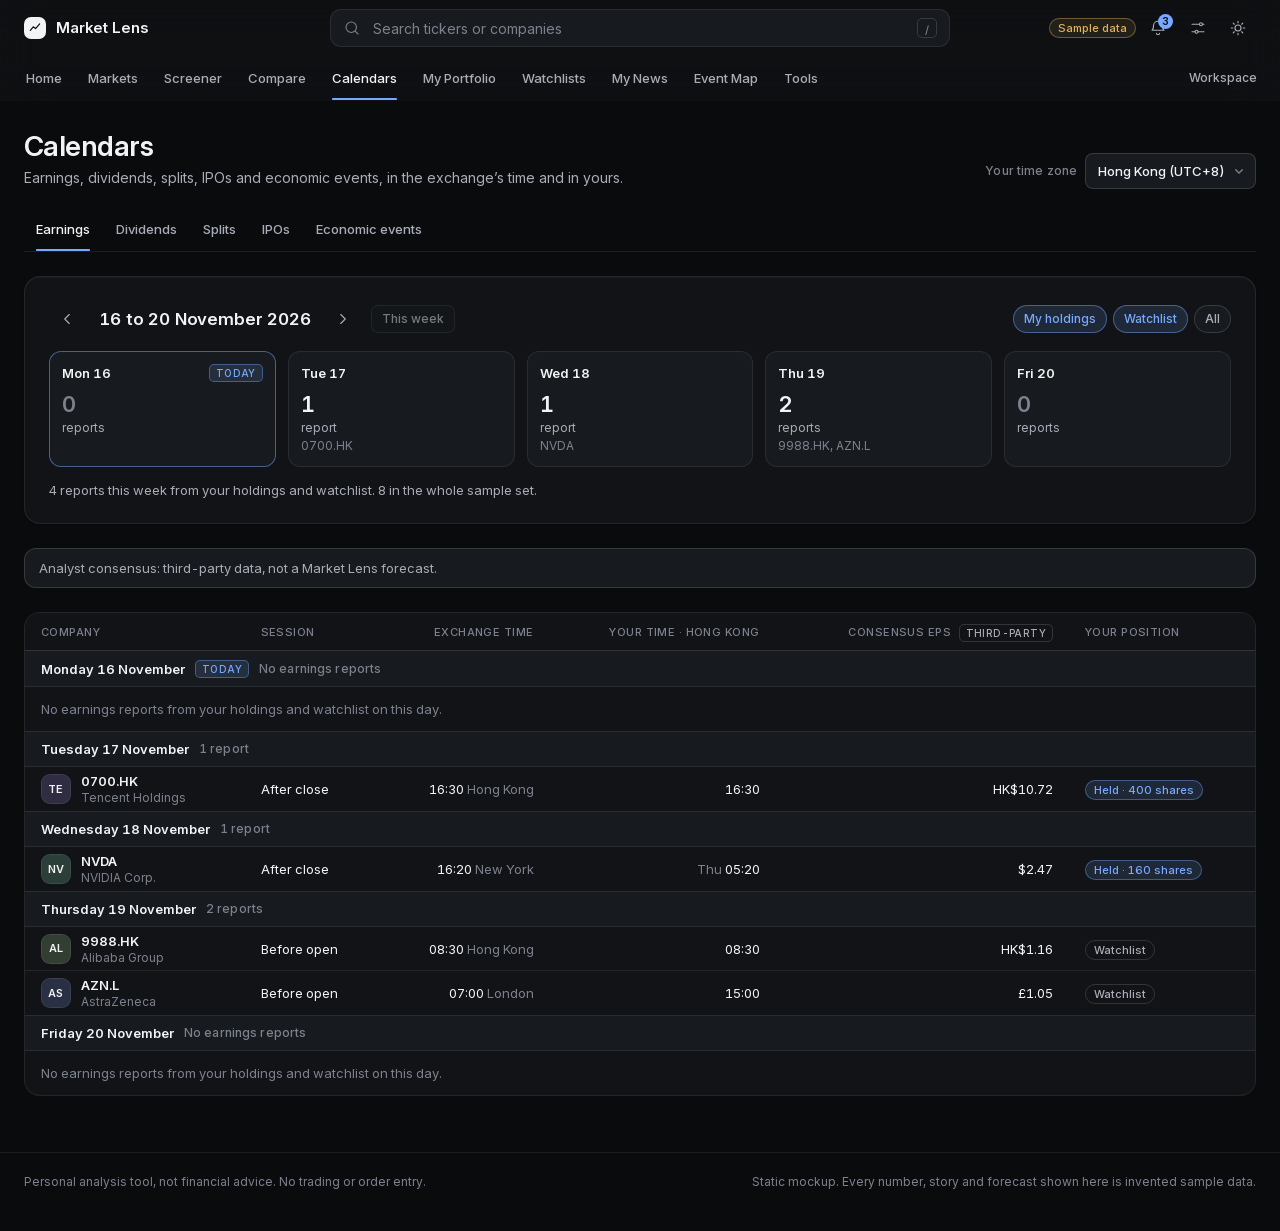
<file: calendars.html>
<!doctype html>
<html lang="en" data-theme="dark">
<head>
<meta charset="utf-8">
<meta name="viewport" content="width=device-width, initial-scale=1">
<title>Calendars · Market Lens (mockup)</title>
<meta name="color-scheme" content="dark light">
<link rel="icon" href="data:image/svg+xml,%3Csvg xmlns='http://www.w3.org/2000/svg' viewBox='0 0 24 24'%3E%3Crect width='24' height='24' rx='7' fill='%23111316'/%3E%3Cpath d='M5 16l5-6 4 3 5-6' fill='none' stroke='%23F2F3F5' stroke-width='2' stroke-linecap='round' stroke-linejoin='round'/%3E%3C/svg%3E">
<link rel="preload" href="fonts/InterVariable.woff2" as="font" type="font/woff2" crossorigin>
<link rel="stylesheet" href="tokens.css">
<link rel="stylesheet" href="app.css">
<link rel="stylesheet" href="calendars.css">
<script>try{var d=document.documentElement,t=localStorage.getItem('ml-theme');if(t)d.dataset.theme=t;var n=localStorage.getItem('ml-density');if(n)d.dataset.density=n;var a=localStorage.getItem('ml-accent');if(a)d.dataset.accent=a;}catch(e){}</script>
</head>
<body>

<main class="page" id="main">

  <div class="page-h">
    <div>
      <h1>Calendars</h1>
      <p class="sub">Earnings, dividends, splits, IPOs and economic events, in the exchange’s time and in yours.</p>
    </div>
    <div class="toolbar">
      <label class="cal-tz" for="cal-tz"><span class="label">Your time zone</span>
        <select class="select" id="cal-tz">
          <option value="HK">Hong Kong (UTC+8)</option>
          <option value="LON">London (UTC+0)</option>
          <option value="NY">New York (UTC−5)</option>
        </select>
      </label>
    </div>
  </div>

  <div class="tabs tabs-line" id="cal-tabs" role="tablist" aria-label="Calendar type">
    <button class="tab is-active" role="tab" data-v="earnings" aria-selected="true">Earnings</button>
    <button class="tab" role="tab" data-v="dividends" aria-selected="false">Dividends</button>
    <button class="tab" role="tab" data-v="splits" aria-selected="false">Splits</button>
    <button class="tab" role="tab" data-v="ipos" aria-selected="false">IPOs</button>
    <button class="tab" role="tab" data-v="economic" aria-selected="false">Economic events</button>
    <span class="tab-ind"></span>
  </div>

  <div class="cal-body" id="cal-panel" role="tabpanel" aria-label="Earnings">

    <section class="card" aria-label="Week">
      <div class="cal-bar">
        <div class="cal-nav">
          <button class="iconbtn" type="button" id="cal-prev" aria-label="Previous week"></button>
          <h2 class="cal-wk" id="cal-wk" aria-live="polite"></h2>
          <button class="iconbtn" type="button" id="cal-next" aria-label="Next week"></button>
          <button class="btn btn-sm" type="button" id="cal-now">This week</button>
        </div>
        <div class="chips" id="cal-flt" role="group" aria-label="Show events for">
          <button class="chip" type="button" data-f="h" aria-pressed="true">My holdings</button>
          <button class="chip" type="button" data-f="w" aria-pressed="true">Watchlist</button>
          <button class="chip" type="button" data-f="all" aria-pressed="false">All</button>
        </div>
      </div>
      <div class="cal-week" id="cal-week" role="group" aria-label="Days of the week. Select a day to show only that day."></div>
      <p class="cal-sum" id="cal-sum" role="status"></p>
    </section>

    <div class="band" id="cal-band" hidden></div>

    <div class="cal-agenda" id="cal-agenda"></div>
  </div>
</main>

<script src="mock.js"></script>
<script src="calendars.js"></script>
</body>
</html>
</file>
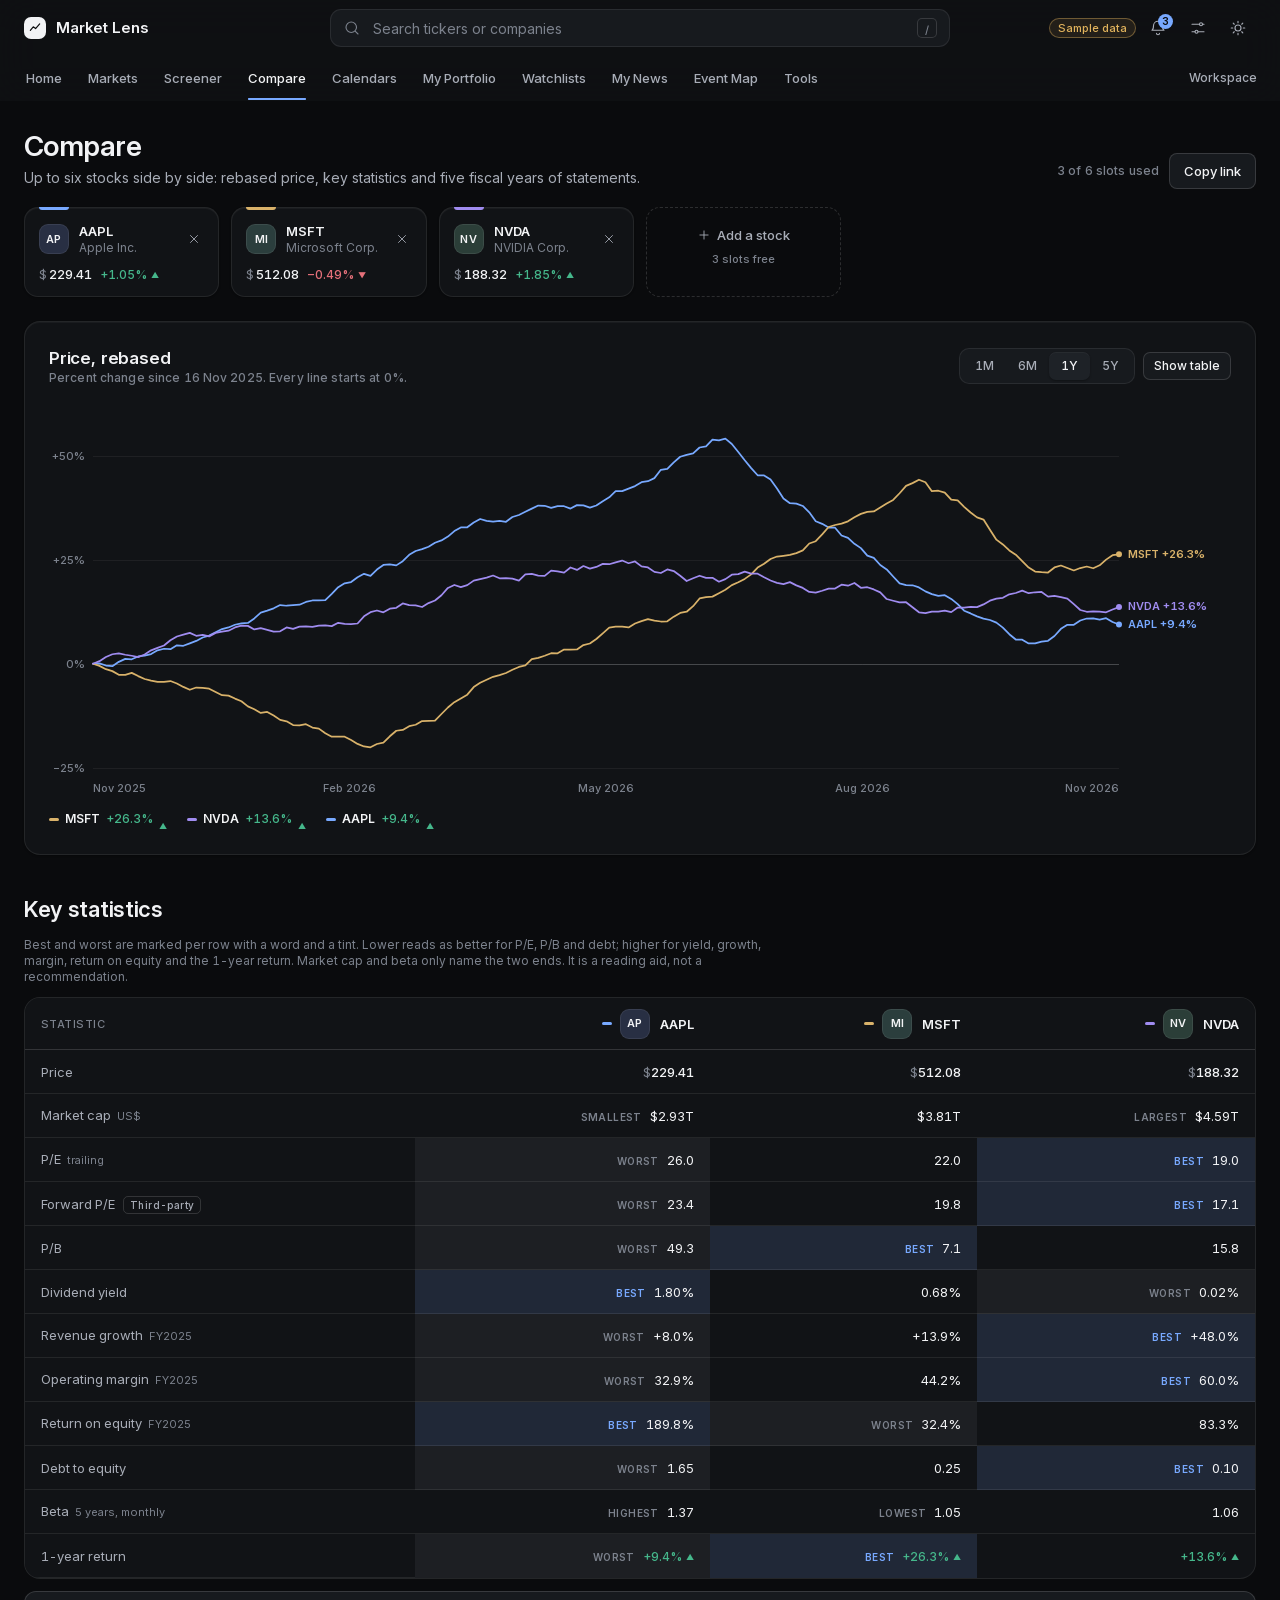
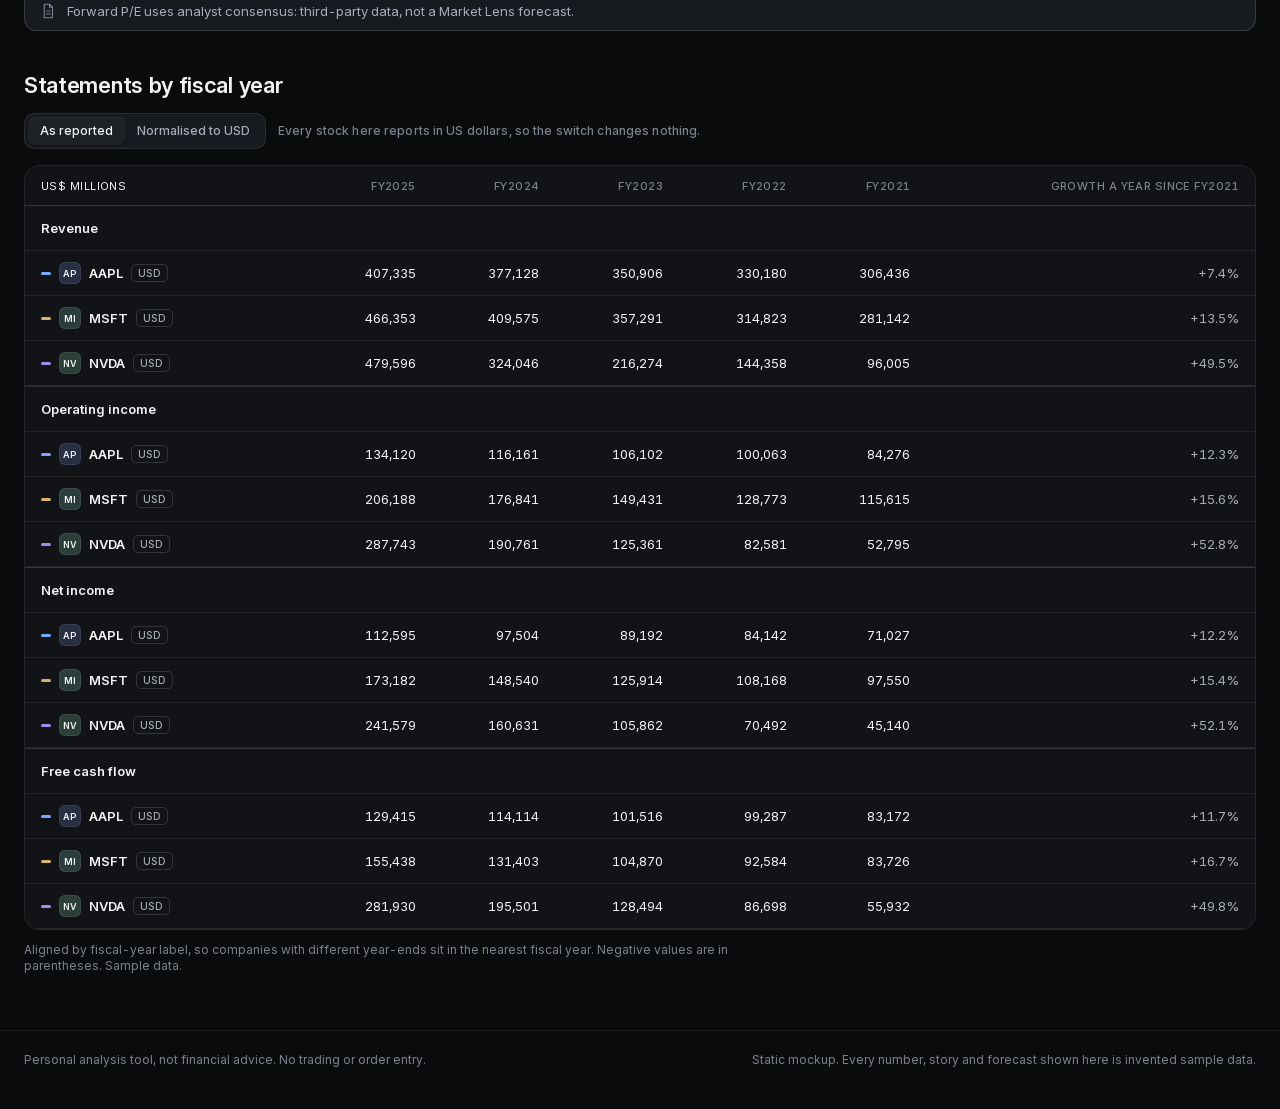
<file: compare.html>
<!doctype html>
<html lang="en" data-theme="dark">
<head>
<meta charset="utf-8">
<meta name="viewport" content="width=device-width, initial-scale=1">
<title>Compare · Market Lens (mockup)</title>
<meta name="color-scheme" content="dark light">
<link rel="icon" href="data:image/svg+xml,%3Csvg xmlns='http://www.w3.org/2000/svg' viewBox='0 0 24 24'%3E%3Crect width='24' height='24' rx='7' fill='%23111316'/%3E%3Cpath d='M5 16l5-6 4 3 5-6' fill='none' stroke='%23F2F3F5' stroke-width='2' stroke-linecap='round' stroke-linejoin='round'/%3E%3C/svg%3E">
<link rel="preload" href="fonts/InterVariable.woff2" as="font" type="font/woff2" crossorigin>
<link rel="stylesheet" href="tokens.css">
<link rel="stylesheet" href="app.css">
<link rel="stylesheet" href="compare.css">
<script>try{var d=document.documentElement,t=localStorage.getItem('ml-theme');if(t)d.dataset.theme=t;var n=localStorage.getItem('ml-density');if(n)d.dataset.density=n;var a=localStorage.getItem('ml-accent');if(a)d.dataset.accent=a;}catch(e){}</script>
</head>
<body>

<main class="page" id="main">

  <div class="page-h">
    <div>
      <h1>Compare</h1>
      <p class="sub">Up to six stocks side by side: rebased price, key statistics and five fiscal years of statements.</p>
    </div>
    <div class="toolbar">
      <span class="label" id="cmp-count" role="status" aria-live="polite"></span>
      <button class="btn" id="cmp-copy" type="button">Copy link</button>
    </div>
  </div>

  <section class="cmp-top" aria-label="Stocks being compared">
    <div class="cmp-slots" id="cmp-slots"></div>
    <div class="pop cmp-pop" id="cmp-pop" role="dialog" aria-label="Add a stock to compare" data-keys>
      <input class="field cmp-q" id="cmp-q" type="search" placeholder="Ticker or company" aria-label="Ticker or company" aria-controls="cmp-list" autocomplete="off" spellcheck="false">
      <div class="cmp-list" id="cmp-list" role="listbox" aria-label="Stocks that match"></div>
    </div>
  </section>

  <div id="cmp-body">

    <section class="card reveal" aria-labelledby="h-chart">
      <header class="card-h">
        <div>
          <h2 id="h-chart">Price, rebased</h2>
          <p class="label" id="cmp-chart-sub"></p>
        </div>
        <div class="card-a">
          <div class="seg" id="cmp-range" role="group" aria-label="Chart range">
            <button type="button" data-v="1M" aria-pressed="false">1M</button>
            <button type="button" data-v="6M" aria-pressed="false">6M</button>
            <button type="button" data-v="1Y" aria-pressed="true">1Y</button>
            <button type="button" data-v="5Y" aria-pressed="false">5Y</button>
          </div>
          <button class="btn btn-sm" id="cmp-alt-b" type="button" aria-pressed="false" aria-controls="cmp-alt">Show table</button>
        </div>
      </header>
      <div class="plot cmp-plot" id="cmp-plot">
        <canvas id="cmp-cv" role="img" aria-label="Rebased price chart"></canvas>
        <div class="cmp-tip glass" id="cmp-tip" aria-hidden="true"></div>
      </div>
      <div class="lg cmp-lg" id="cmp-lg"></div>
      <div class="cmp-alt" id="cmp-alt" hidden>
        <div class="dt-wrap"><table class="dt" id="cmp-alt-t"><thead></thead><tbody></tbody></table></div>
      </div>
    </section>

    <h2 class="sec-t" id="h-stats">Key statistics</h2>
    <p class="cmp-note" id="cmp-stats-note"></p>
    <div class="dt-wrap" id="cmp-stats-wrap" tabindex="0" role="region" aria-labelledby="h-stats">
      <table class="dt cmp-st" id="cmp-stats"><thead></thead><tbody></tbody></table>
    </div>
    <div class="band cmp-band"><span id="cmp-band-ic"></span><span>Forward P/E uses analyst consensus: third-party data, not a Market Lens forecast.</span></div>

    <h2 class="sec-t" id="h-fin">Statements by fiscal year</h2>
    <div class="fin-bar">
      <div class="seg" id="cmp-ccy" role="group" aria-label="Currency of the statement rows">
        <button type="button" data-v="rep" aria-pressed="true">As reported</button>
        <button type="button" data-v="usd" aria-pressed="false">Normalised to USD</button>
      </div>
      <span class="label" id="cmp-ccy-note"></span>
    </div>
    <div class="fin-wrap cmp-fin-wrap" id="cmp-fin-wrap" tabindex="0" role="region" aria-labelledby="h-fin">
      <table class="fin cmp-fin" id="cmp-fin"><thead></thead><tbody></tbody></table>
    </div>
    <p class="cmp-note" id="cmp-fin-note"></p>

  </div>

  <section class="card" id="cmp-empty" hidden>
    <div class="empty">
      <svg viewBox="0 0 132 84" fill="none" stroke="currentColor" stroke-width="1.5" stroke-linecap="round" stroke-linejoin="round" aria-hidden="true">
        <rect x="6" y="10" width="54" height="64" rx="12"/><rect x="72" y="10" width="54" height="64" rx="12" stroke-dasharray="3 5"/><path d="M18 54l10-12 8 6 12-16"/><path d="M99 34v16M91 42h16"/>
      </svg>
      <h2 class="t2">Nothing to compare yet</h2>
      <p>Add a stock to start. With two or more, the chart rebases them to the same starting point and the tables line them up.</p>
      <div class="cmp-empty-a">
        <button class="btn btn-primary" id="cmp-empty-add" type="button">Add a stock</button>
        <button class="btn" id="cmp-empty-def" type="button">Use AAPL, MSFT and NVDA</button>
      </div>
    </div>
  </section>

</main>

<script src="mock.js"></script>
<script src="compare.js"></script>
</body>
</html>
</file>
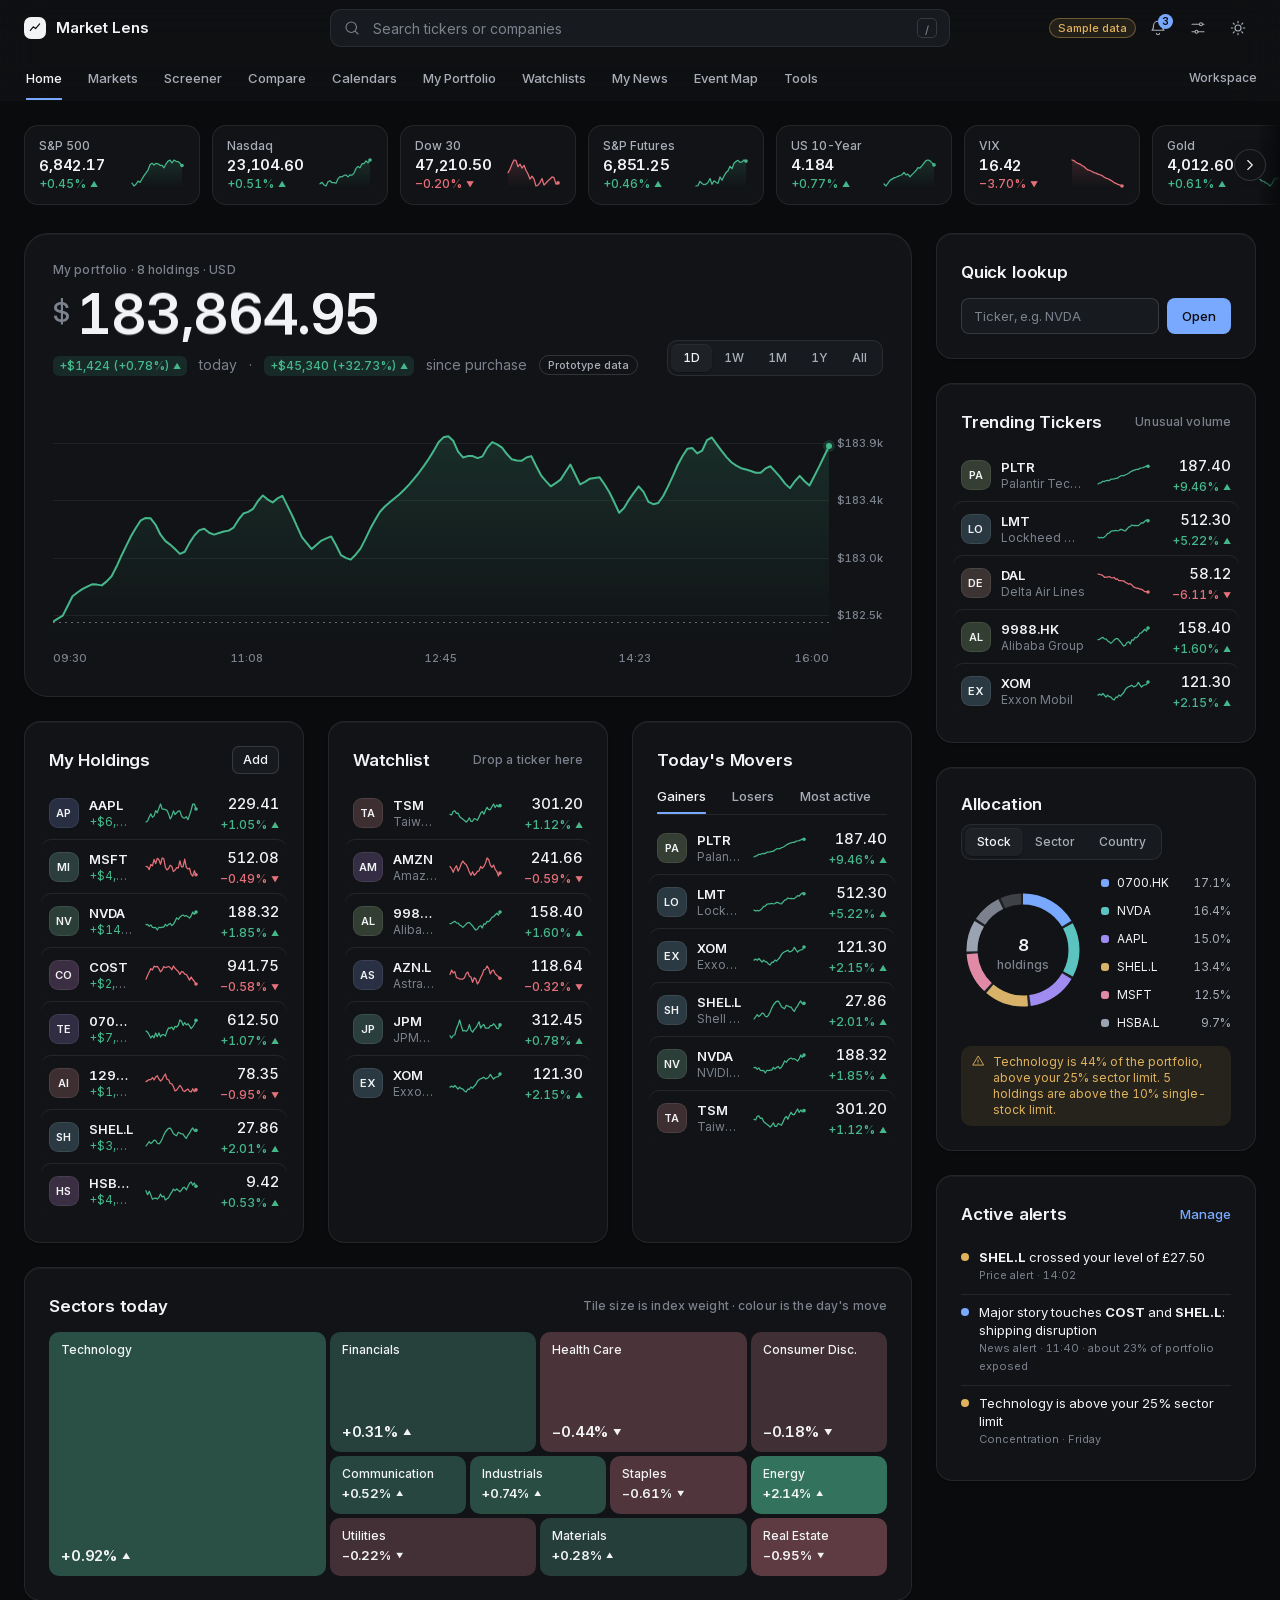
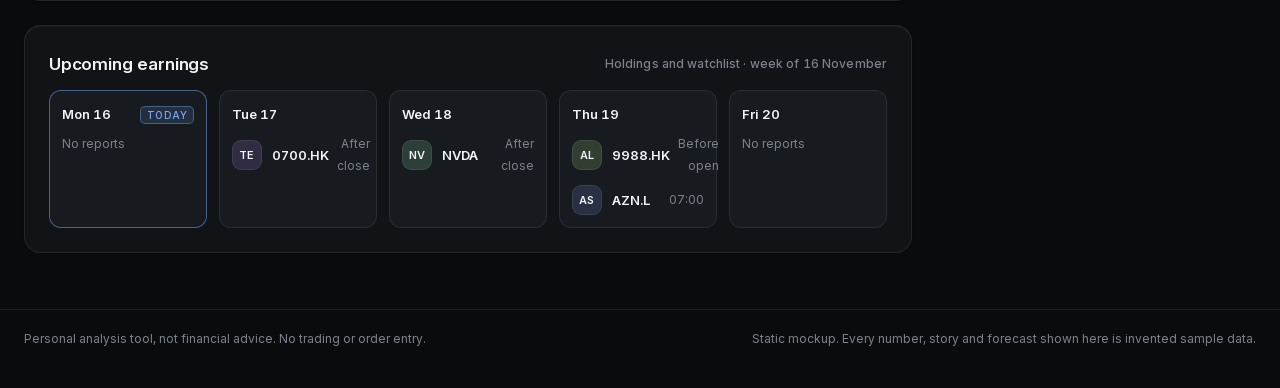
<file: home.html>
<!doctype html>
<html lang="en" data-theme="dark">
<head>
<meta charset="utf-8">
<meta name="viewport" content="width=device-width, initial-scale=1">
<title>Home · Market Lens (mockup)</title>
<meta name="color-scheme" content="dark light">
<link rel="icon" href="data:image/svg+xml,%3Csvg xmlns='http://www.w3.org/2000/svg' viewBox='0 0 24 24'%3E%3Crect width='24' height='24' rx='7' fill='%23111316'/%3E%3Cpath d='M5 16l5-6 4 3 5-6' fill='none' stroke='%23F2F3F5' stroke-width='2' stroke-linecap='round' stroke-linejoin='round'/%3E%3C/svg%3E">
<link rel="preload" href="fonts/InterVariable.woff2" as="font" type="font/woff2" crossorigin>
<link rel="stylesheet" href="tokens.css">
<link rel="stylesheet" href="app.css">
<script>try{var d=document.documentElement,t=localStorage.getItem('ml-theme');if(t)d.dataset.theme=t;var n=localStorage.getItem('ml-density');if(n)d.dataset.density=n;var a=localStorage.getItem('ml-accent');if(a)d.dataset.accent=a;}catch(e){}</script>
</head>
<body>

<main class="page" id="main">

  <section class="strip-wrap" aria-label="Markets">
    <button class="strip-arrow l glass" id="strip-l" aria-label="Scroll markets left"></button>
    <div class="strip" id="strip" role="list"></div>
    <button class="strip-arrow r glass" id="strip-r" aria-label="Scroll markets right"></button>
  </section>

  <div class="layout">
    <div class="main">

      <section class="card hero reveal" id="hero" aria-labelledby="hero-h">
        <div id="hero-full">
          <div class="hero-top">
            <div>
              <h1 class="label" id="hero-h">My portfolio · 8 holdings · USD</h1>
              <div class="hero-total"><span class="ccy">$</span><span id="total"></span></div>
              <div class="hero-sub">
                <span id="day-chg"></span><span class="dim">today</span>
                <span class="dim">·</span>
                <span id="tot-gain"></span><span class="dim">since purchase</span>
                <span class="badge" title="Prices come from an unofficial source until a licensed feed replaces it">Prototype data</span>
              </div>
            </div>
            <div class="seg" id="hero-range" role="group" aria-label="Chart range">
              <button type="button" data-v="1D" aria-pressed="true">1D</button>
              <button type="button" data-v="1W" aria-pressed="false">1W</button>
              <button type="button" data-v="1M" aria-pressed="false">1M</button>
              <button type="button" data-v="1Y" aria-pressed="false">1Y</button>
              <button type="button" data-v="All" aria-pressed="false">All</button>
            </div>
          </div>
          <div class="hero-chart" id="hero-chart"></div>
        </div>
        <div class="empty" id="hero-empty" hidden>
          <svg viewBox="0 0 132 84" fill="none" stroke="currentColor" stroke-width="1.5" stroke-linecap="round" stroke-linejoin="round" aria-hidden="true">
            <rect x="6" y="10" width="120" height="64" rx="12"/><path d="M22 56l20-18 14 10 18-22 16 12 20-14" stroke-dasharray="3 5"/><circle cx="66" cy="42" r="13" fill="var(--surface-1)"/><path d="M66 36v12M60 42h12"/>
          </svg>
          <h2 class="t2">Add your first stock</h2>
          <p>Search for a company or ticker, enter how many shares you bought and what you paid, and your portfolio starts here. You can also import a CSV from your broker.</p>
          <div style="display:flex;gap:8px;flex-wrap:wrap;justify-content:center">
            <button class="btn btn-primary" data-stub="Add a holding">Add a holding</button>
            <button class="btn" data-stub="Import">Import from a broker</button>
          </div>
        </div>
      </section>

      <div class="cols3">
        <section class="card reveal" aria-labelledby="h-hold">
          <header class="card-h"><h2 id="h-hold">My Holdings</h2><div class="card-a"><button class="btn btn-sm" id="add-holding">Add</button></div></header>
          <ul class="rows" id="holdings"></ul>
        </section>

        <section class="card reveal" aria-labelledby="h-watch" data-drop="watchlist">
          <header class="card-h"><h2 id="h-watch">Watchlist</h2><div class="card-a"><span class="label">Drop a ticker here</span></div></header>
          <ul class="rows" id="watchlist"></ul>
        </section>

        <section class="card reveal" aria-labelledby="h-move">
          <header class="card-h"><h2 id="h-move">Today's Movers</h2></header>
          <div class="tabs tabs-line" id="movers-tabs" role="tablist" style="margin:-8px 0 6px">
            <button class="tab is-active" role="tab" data-v="gainers" style="height:36px;padding-left:0">Gainers</button>
            <button class="tab" role="tab" data-v="losers" style="height:36px">Losers</button>
            <button class="tab" role="tab" data-v="active" style="height:36px">Most active</button>
          </div>
          <div id="movers">
            <ul class="rows panel is-active" data-v="gainers"></ul>
            <ul class="rows panel" data-v="losers"></ul>
            <ul class="rows panel" data-v="active"></ul>
          </div>
        </section>
      </div>

      <section class="card reveal" aria-labelledby="h-heat">
        <header class="card-h"><h2 id="h-heat">Sectors today</h2><div class="card-a"><span class="label">Tile size is index weight · colour is the day's move</span></div></header>
        <div class="heat" id="heat" style="grid-auto-flow:dense"></div>
      </section>

      <section class="card reveal" aria-labelledby="h-earn">
        <header class="card-h"><h2 id="h-earn">Upcoming earnings</h2><div class="card-a"><span class="label">Holdings and watchlist · week of 16 November</span></div></header>
        <div class="week" id="week"></div>
      </section>
    </div>

    <aside class="side" aria-label="Sidebar">
      <section class="card reveal" aria-labelledby="h-look">
        <header class="card-h"><h2 id="h-look">Quick lookup</h2></header>
        <form class="lookup" id="lookup">
          <input class="field" id="lookup-q" placeholder="Ticker, e.g. NVDA" aria-label="Ticker" autocomplete="off" spellcheck="false">
          <button class="btn btn-primary" type="submit">Open</button>
        </form>
      </section>

      <section class="card reveal" aria-labelledby="h-trend">
        <header class="card-h"><h2 id="h-trend">Trending Tickers</h2><div class="card-a"><span class="label">Unusual volume</span></div></header>
        <ul class="rows" id="trending"></ul>
      </section>

      <section class="card reveal" aria-labelledby="h-alloc">
        <header class="card-h"><h2 id="h-alloc">Allocation</h2><div class="card-a"><div class="seg" id="alloc-by" role="group" aria-label="Allocation by"><button type="button" data-v="stock" aria-pressed="true">Stock</button><button type="button" data-v="sector" aria-pressed="false">Sector</button><button type="button" data-v="country" aria-pressed="false">Country</button></div></div></header>
        <div class="ring">
          <div class="ring-c"><svg viewBox="0 0 124 124" id="ring" role="img" aria-label="Portfolio allocation"></svg><div class="ring-mid"><div><b id="ring-n">8</b><div class="label" id="ring-l">holdings</div></div></div></div>
          <ul class="legend" id="legend"></ul>
        </div>
        <div class="warnline" id="alloc-warn"></div>
      </section>

      <section class="card reveal" aria-labelledby="h-alerts">
        <header class="card-h"><h2 id="h-alerts">Active alerts</h2><div class="card-a"><button class="linkish" data-stub="Alert rules">Manage</button></div></header>
        <div class="alerts" id="alerts"></div>
      </section>
    </aside>
  </div>
</main>

<script src="mock.js"></script>
<script src="home.js"></script>
</body>
</html>
</file>
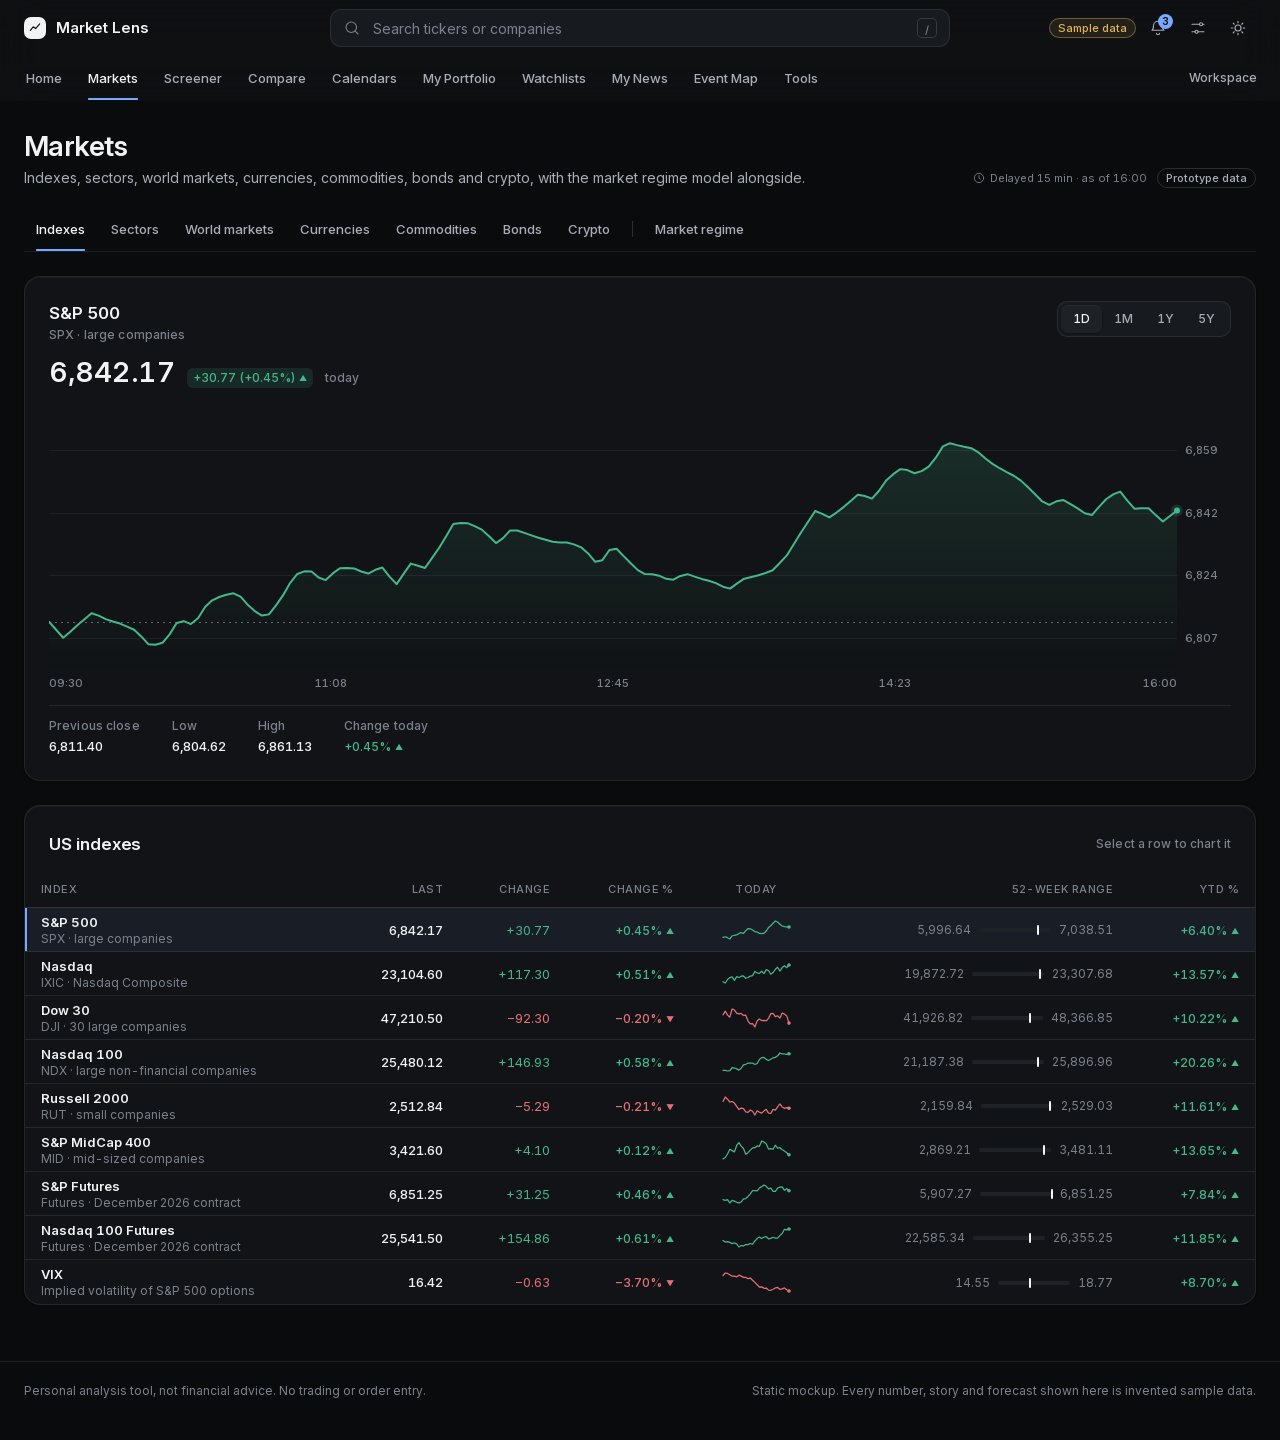
<file: markets.html>
<!doctype html>
<html lang="en" data-theme="dark">
<head>
<meta charset="utf-8">
<meta name="viewport" content="width=device-width, initial-scale=1">
<title>Markets · Market Lens (mockup)</title>
<meta name="color-scheme" content="dark light">
<link rel="icon" href="data:image/svg+xml,%3Csvg xmlns='http://www.w3.org/2000/svg' viewBox='0 0 24 24'%3E%3Crect width='24' height='24' rx='7' fill='%23111316'/%3E%3Cpath d='M5 16l5-6 4 3 5-6' fill='none' stroke='%23F2F3F5' stroke-width='2' stroke-linecap='round' stroke-linejoin='round'/%3E%3C/svg%3E">
<link rel="preload" href="fonts/InterVariable.woff2" as="font" type="font/woff2" crossorigin>
<link rel="stylesheet" href="tokens.css">
<link rel="stylesheet" href="app.css">
<link rel="stylesheet" href="markets.css">
<script>try{var d=document.documentElement,t=localStorage.getItem('ml-theme');if(t)d.dataset.theme=t;var n=localStorage.getItem('ml-density');if(n)d.dataset.density=n;var a=localStorage.getItem('ml-accent');if(a)d.dataset.accent=a;}catch(e){}</script>
</head>
<body>

<main class="page" id="main">

  <div class="page-h">
    <div>
      <h1>Markets</h1>
      <p class="sub">Indexes, sectors, world markets, currencies, commodities, bonds and crypto, with the market regime model alongside.</p>
    </div>
    <div class="toolbar">
      <span class="delay" id="mk-delay" title="Quotes from this source are delayed by about 15 minutes"></span>
      <span class="badge" title="Prices come from an unofficial source until a licensed feed replaces it">Prototype data</span>
    </div>
  </div>

  <div class="tabs tabs-line" id="mk-tabs" role="tablist" aria-label="Market sections">
    <button class="tab is-active" role="tab" data-v="indexes" aria-selected="true">Indexes</button>
    <button class="tab" role="tab" data-v="sectors" aria-selected="false">Sectors</button>
    <button class="tab" role="tab" data-v="world" aria-selected="false">World markets</button>
    <button class="tab" role="tab" data-v="currencies" aria-selected="false">Currencies</button>
    <button class="tab" role="tab" data-v="commodities" aria-selected="false">Commodities</button>
    <button class="tab" role="tab" data-v="bonds" aria-selected="false">Bonds</button>
    <button class="tab" role="tab" data-v="crypto" aria-selected="false">Crypto</button>
    <span class="tab-div" aria-hidden="true"></span>
    <button class="tab" role="tab" data-v="regime" aria-selected="false">Market regime</button>
    <span class="tab-ind"></span>
  </div>

  <div class="panels" id="mk-panels">
    <section class="panel" data-v="indexes" role="tabpanel" aria-label="Indexes"></section>
    <section class="panel" data-v="sectors" role="tabpanel" aria-label="Sectors"></section>
    <section class="panel" data-v="world" role="tabpanel" aria-label="World markets"></section>
    <section class="panel" data-v="currencies" role="tabpanel" aria-label="Currencies"></section>
    <section class="panel" data-v="commodities" role="tabpanel" aria-label="Commodities"></section>
    <section class="panel" data-v="bonds" role="tabpanel" aria-label="Bonds"></section>
    <section class="panel" data-v="crypto" role="tabpanel" aria-label="Crypto"></section>
    <section class="panel" data-v="regime" role="tabpanel" aria-label="Market regime"></section>
  </div>
</main>

<script src="mock.js"></script>
<script src="markets.js"></script>
</body>
</html>
</file>
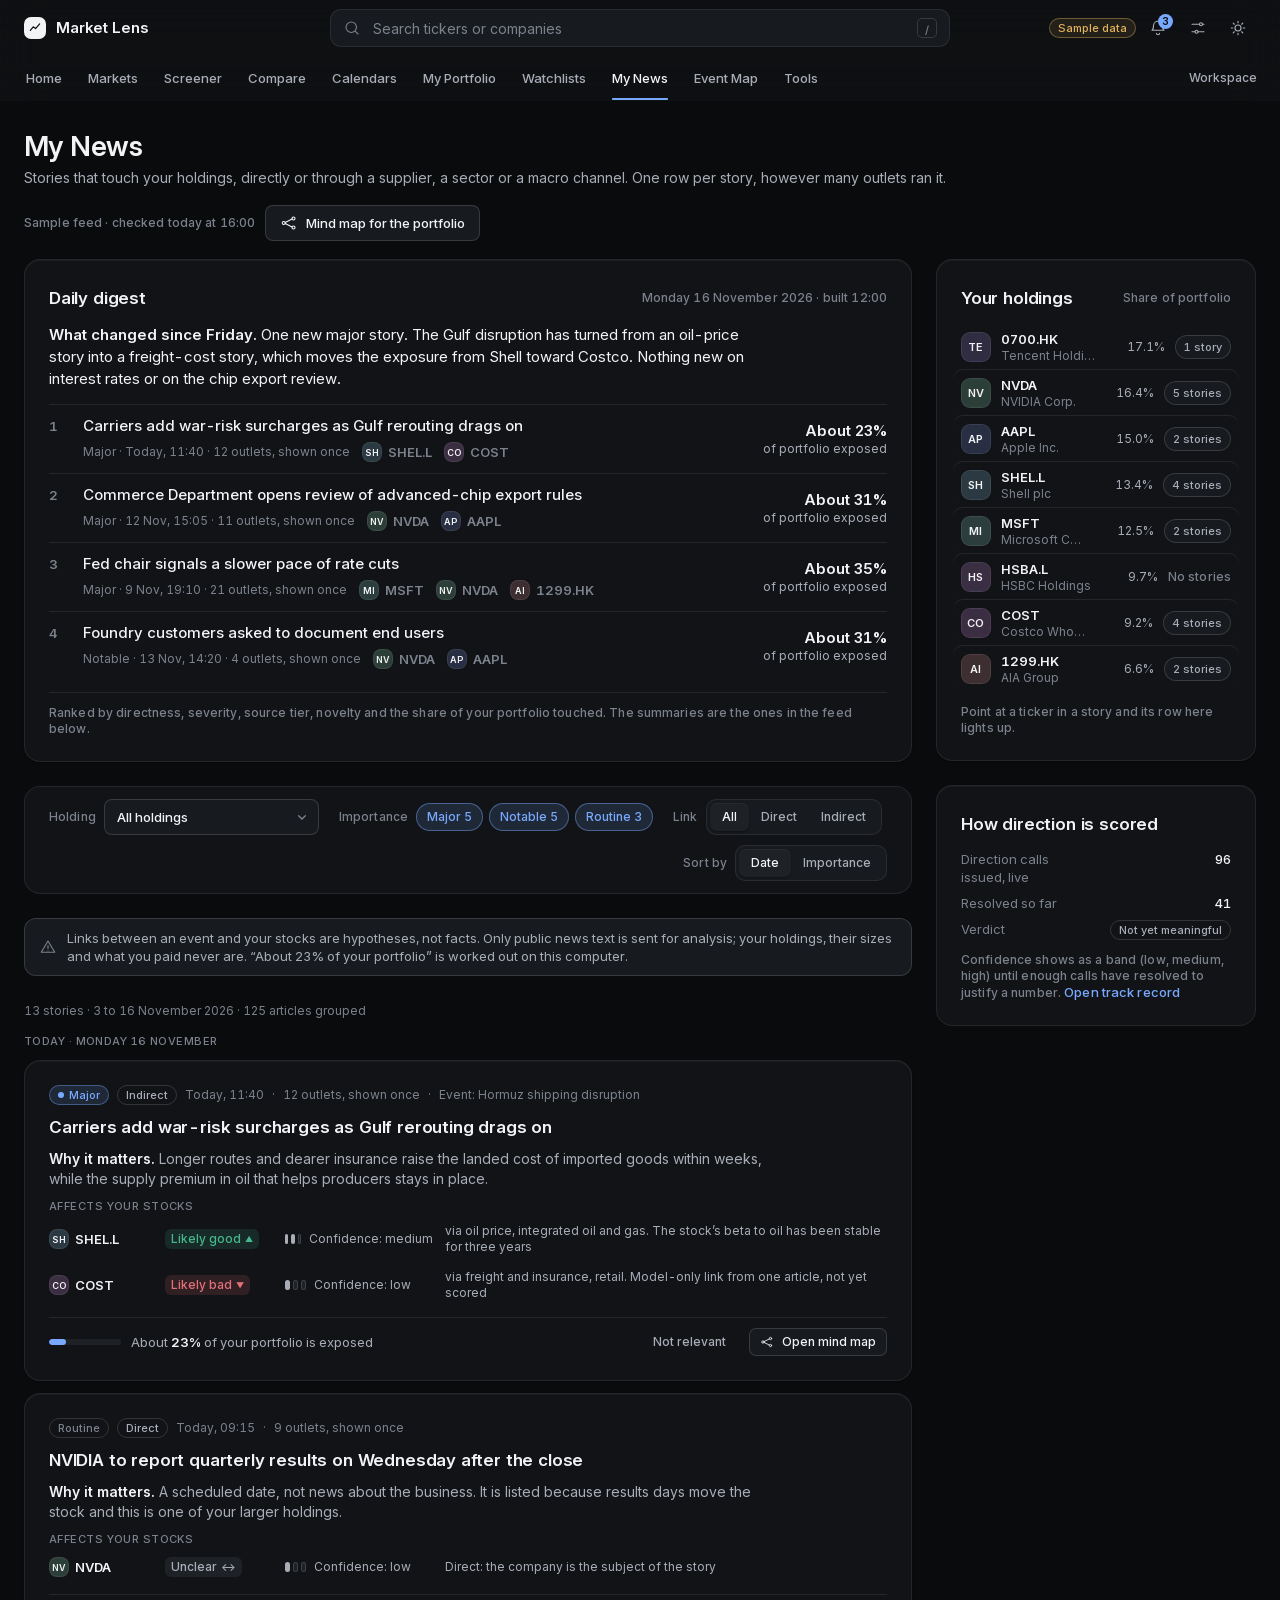
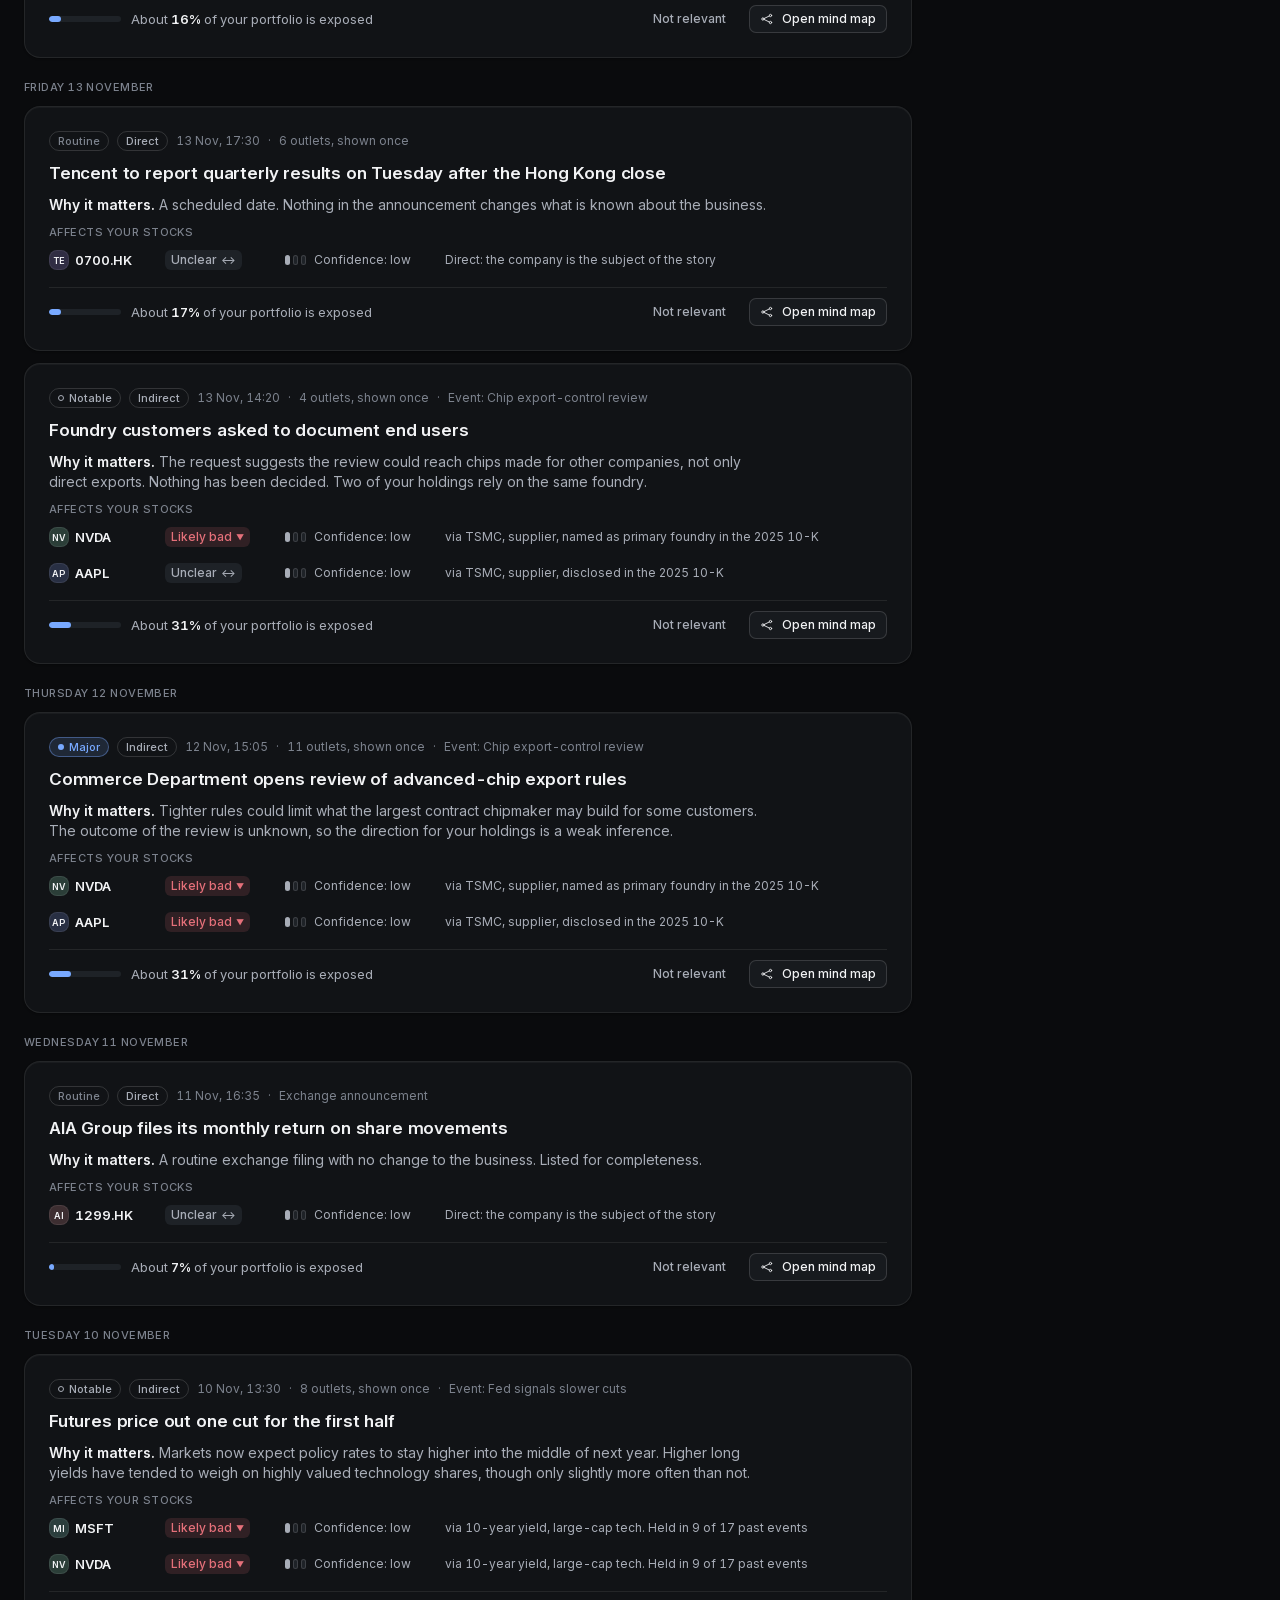
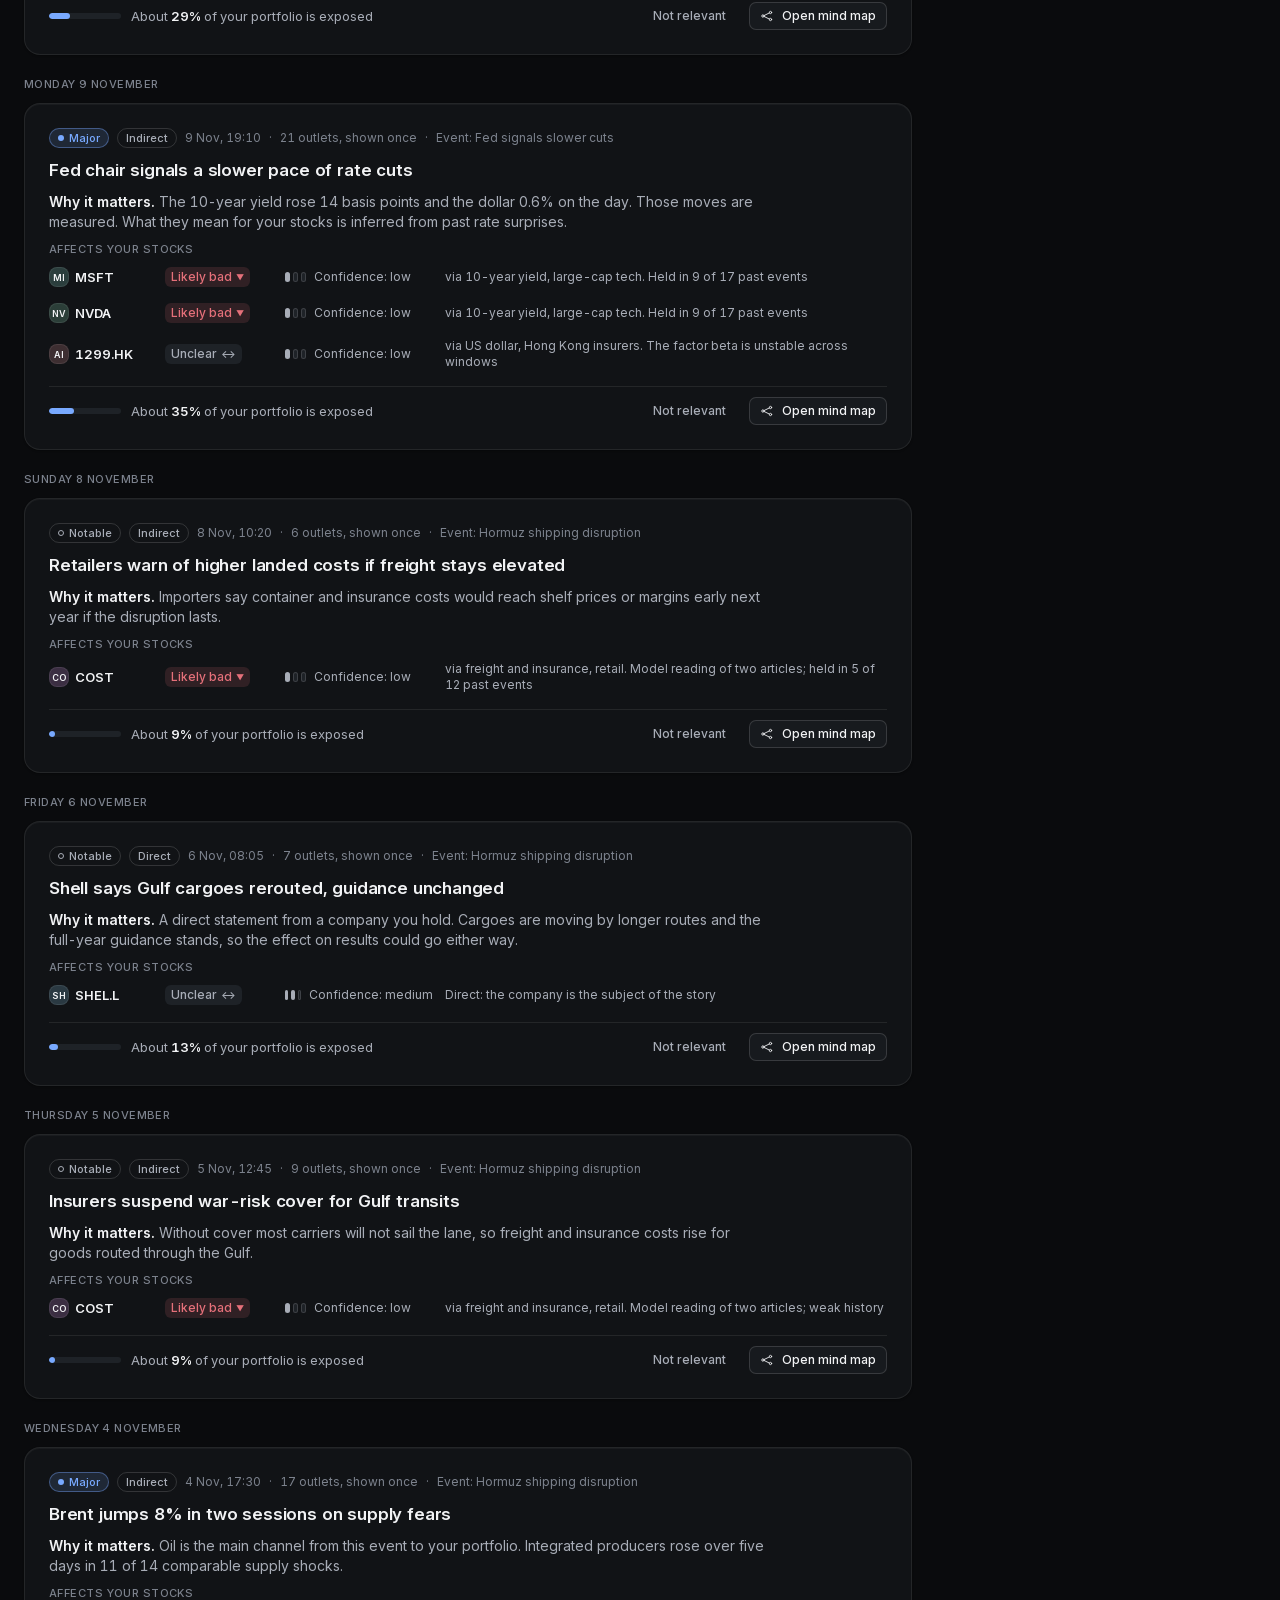
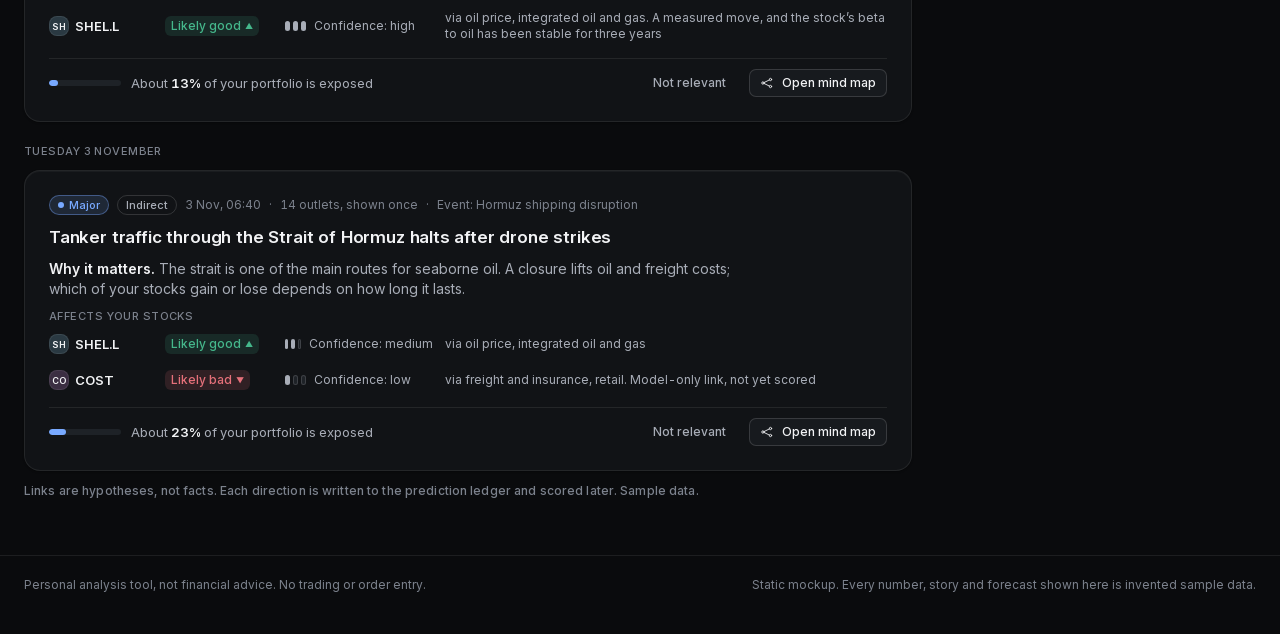
<file: news.html>
<!doctype html>
<html lang="en" data-theme="dark">
<head>
<meta charset="utf-8">
<meta name="viewport" content="width=device-width, initial-scale=1">
<title>My News · Market Lens (mockup)</title>
<meta name="color-scheme" content="dark light">
<link rel="icon" href="data:image/svg+xml,%3Csvg xmlns='http://www.w3.org/2000/svg' viewBox='0 0 24 24'%3E%3Crect width='24' height='24' rx='7' fill='%23111316'/%3E%3Cpath d='M5 16l5-6 4 3 5-6' fill='none' stroke='%23F2F3F5' stroke-width='2' stroke-linecap='round' stroke-linejoin='round'/%3E%3C/svg%3E">
<link rel="preload" href="fonts/InterVariable.woff2" as="font" type="font/woff2" crossorigin>
<link rel="stylesheet" href="tokens.css">
<link rel="stylesheet" href="app.css">
<link rel="stylesheet" href="news.css">
<script>try{var d=document.documentElement,t=localStorage.getItem('ml-theme');if(t)d.dataset.theme=t;var n=localStorage.getItem('ml-density');if(n)d.dataset.density=n;var a=localStorage.getItem('ml-accent');if(a)d.dataset.accent=a;}catch(e){}</script>
</head>
<body>

<main class="page" id="main">
  <div class="page-h">
    <div>
      <h1>My News</h1>
      <p class="sub">Stories that touch your holdings, directly or through a supplier, a sector or a macro channel. One row per story, however many outlets ran it.</p>
    </div>
    <div class="toolbar">
      <span class="label" id="news-stamp"></span>
      <a class="btn" href="mindmap.html" id="pf-map">Mind map for the portfolio</a>
    </div>
  </div>

  <div class="layout">
    <div class="main">

      <section class="card reveal digest" aria-labelledby="dg-h">
        <header class="card-h">
          <h2 id="dg-h">Daily digest</h2>
          <div class="card-a"><span class="label" id="dg-date"></span></div>
        </header>
        <p class="dg-changed" id="dg-changed"></p>
        <ol class="dg-list" id="dg-list"></ol>
        <p class="label dg-foot">Ranked by directness, severity, source tier, novelty and the share of your portfolio touched. The summaries are the ones in the feed below.</p>
      </section>

      <div class="news-bar" role="group" aria-label="Filter and sort stories">
        <label class="nb-f"><span class="label">Holding</span><select class="select" id="f-hold"></select></label>
        <div class="nb-f"><span class="label" id="f-imp-l">Importance</span>
          <div class="chips" id="f-imp" role="group" aria-labelledby="f-imp-l">
            <button class="chip" type="button" data-v="major" aria-pressed="true">Major</button>
            <button class="chip" type="button" data-v="notable" aria-pressed="true">Notable</button>
            <button class="chip" type="button" data-v="routine" aria-pressed="true">Routine</button>
          </div>
        </div>
        <div class="nb-f"><span class="label" id="f-kind-l">Link</span>
          <div class="seg" id="f-kind" role="group" aria-labelledby="f-kind-l">
            <button type="button" data-v="all" aria-pressed="true">All</button>
            <button type="button" data-v="direct" aria-pressed="false">Direct</button>
            <button type="button" data-v="indirect" aria-pressed="false">Indirect</button>
          </div>
        </div>
        <span class="sp"></span>
        <div class="nb-f"><span class="label" id="f-sort-l">Sort by</span>
          <div class="seg" id="f-sort" role="group" aria-labelledby="f-sort-l">
            <button type="button" data-v="date" aria-pressed="true">Date</button>
            <button type="button" data-v="imp" aria-pressed="false">Importance</button>
          </div>
        </div>
      </div>

      <div class="band" id="news-note"></div>

      <div class="news-count"><span id="f-count" role="status"></span><button class="linkish" type="button" id="f-reset" hidden>Clear filters</button></div>
      <div class="feed" id="feed" aria-label="Stories"></div>
      <p class="label feed-foot">Links are hypotheses, not facts. Each direction is written to the prediction ledger and scored later. Sample data.</p>
    </div>

    <aside class="side news-side" aria-label="Your holdings">
      <section class="card reveal" aria-labelledby="h-hold">
        <header class="card-h"><h2 id="h-hold">Your holdings</h2><div class="card-a"><span class="label">Share of portfolio</span></div></header>
        <ul class="rows hold-rows" id="hold-rows"></ul>
        <p class="label hold-foot">Point at a ticker in a story and its row here lights up.</p>
      </section>

      <section class="card reveal" aria-labelledby="h-score">
        <header class="card-h"><h2 id="h-score">How direction is scored</h2></header>
        <dl class="kv">
          <dt>Direction calls issued, live</dt><dd>96</dd>
          <dt>Resolved so far</dt><dd>41</dd>
          <dt>Verdict</dt><dd><span class="badge">Not yet meaningful</span></dd>
        </dl>
        <p class="label hold-foot">Confidence shows as a band (low, medium, high) until enough calls have resolved to justify a number. <a class="linkish" href="tools.html#track">Open track record</a></p>
      </section>
    </aside>
  </div>

  <button class="news-pill glass" type="button" id="pill"></button>
  <div class="sr" id="news-live" aria-live="polite"></div>
</main>

<script src="mock.js"></script>
<script src="news.js"></script>
</body>
</html>
</file>
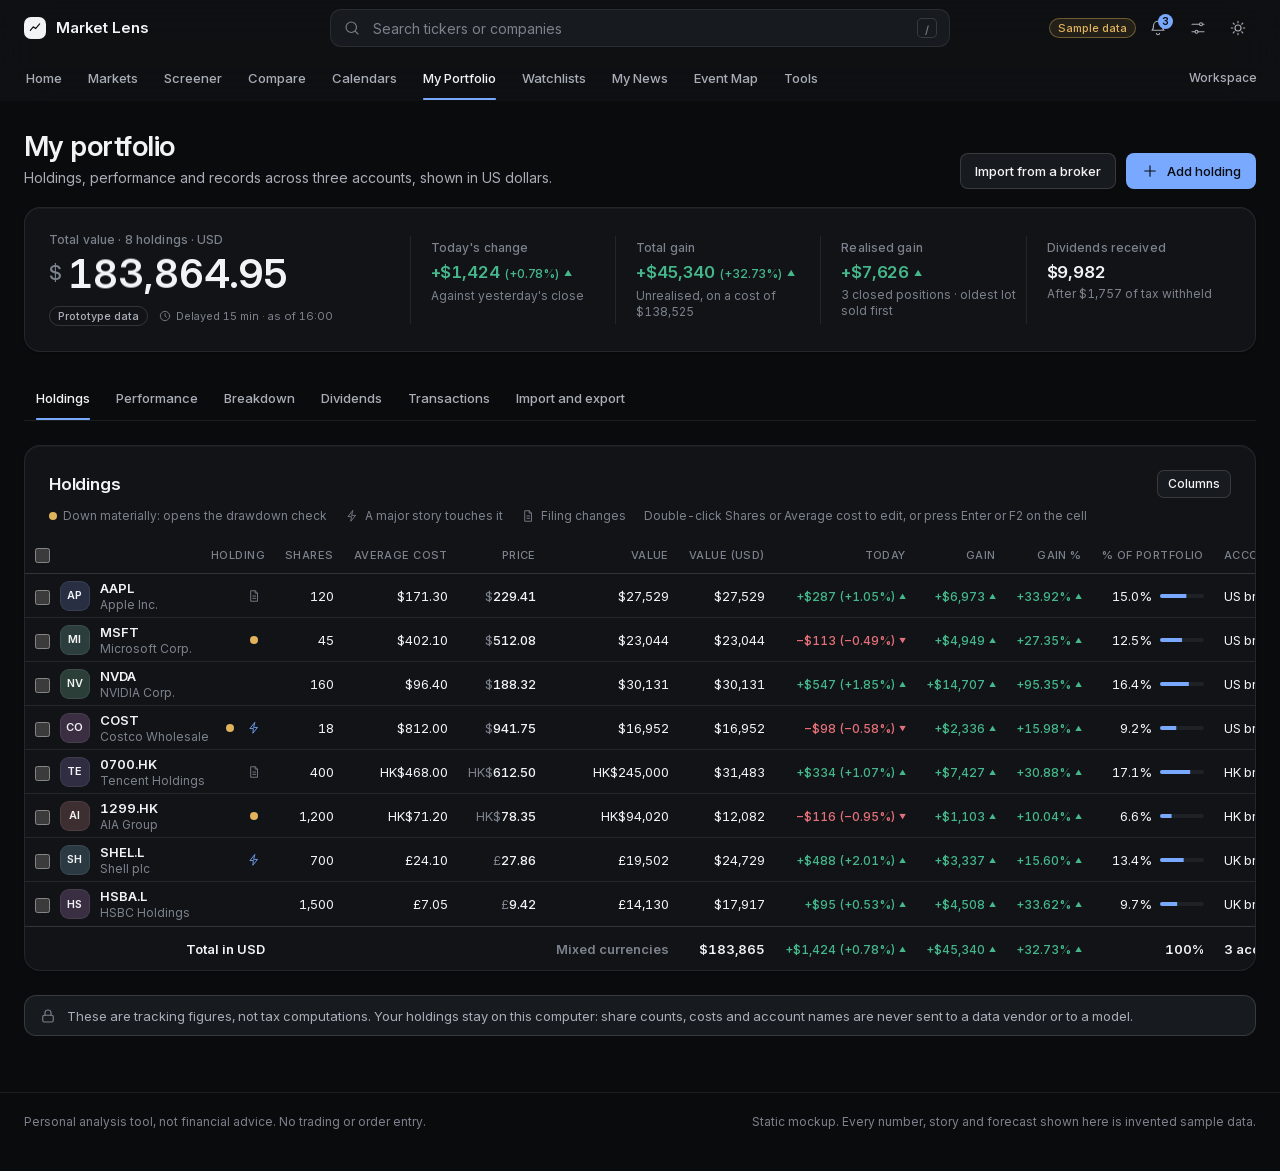
<file: portfolio.html>
<!doctype html>
<html lang="en" data-theme="dark">
<head>
<meta charset="utf-8">
<meta name="viewport" content="width=device-width, initial-scale=1">
<title>My Portfolio · Market Lens (mockup)</title>
<meta name="color-scheme" content="dark light">
<link rel="icon" href="data:image/svg+xml,%3Csvg xmlns='http://www.w3.org/2000/svg' viewBox='0 0 24 24'%3E%3Crect width='24' height='24' rx='7' fill='%23111316'/%3E%3Cpath d='M5 16l5-6 4 3 5-6' fill='none' stroke='%23F2F3F5' stroke-width='2' stroke-linecap='round' stroke-linejoin='round'/%3E%3C/svg%3E">
<link rel="preload" href="fonts/InterVariable.woff2" as="font" type="font/woff2" crossorigin>
<link rel="stylesheet" href="tokens.css">
<link rel="stylesheet" href="app.css">
<link rel="stylesheet" href="portfolio.css">
<script>try{var d=document.documentElement,t=localStorage.getItem('ml-theme');if(t)d.dataset.theme=t;var n=localStorage.getItem('ml-density');if(n)d.dataset.density=n;var a=localStorage.getItem('ml-accent');if(a)d.dataset.accent=a;}catch(e){}</script>
</head>
<body>

<main class="page" id="main">

  <div class="page-h">
    <div>
      <h1>My portfolio</h1>
      <p class="sub">Holdings, performance and records across three accounts, shown in US dollars.</p>
    </div>
    <div class="toolbar">
      <button class="btn" type="button" data-goto="import" id="btn-import">Import from a broker</button>
      <button class="btn btn-primary" type="button" id="add-holding">Add holding</button>
    </div>
  </div>

  <!-- summary strip -->
  <section class="card pf-sum reveal" aria-labelledby="sum-h">
    <div class="pf-sum-main">
      <h2 class="label" id="sum-h">Total value · 8 holdings · USD</h2>
      <div class="pf-total"><span class="ccy">$</span><span id="total"></span></div>
      <div class="pf-sum-sub">
        <span class="badge" title="Prices come from an unofficial source until a licensed feed replaces it">Prototype data</span>
        <span class="delay" id="sum-delay" title="Quotes from this source are delayed by about 15 minutes"></span>
      </div>
    </div>
    <div class="pf-tiles">
      <div class="pf-tile"><div class="label">Today's change</div><div class="v" id="s-day"></div><div class="s">Against yesterday's close</div></div>
      <div class="pf-tile"><div class="label">Total gain</div><div class="v" id="s-gain"></div><div class="s" id="s-gain-s"></div></div>
      <div class="pf-tile"><div class="label">Realised gain</div><div class="v" id="s-real"></div><div class="s" id="s-real-s"></div></div>
      <div class="pf-tile"><div class="label">Dividends received</div><div class="v" id="s-div"></div><div class="s" id="s-div-s"></div></div>
    </div>
  </section>

  <div class="tabs tabs-line pf-tabs" id="ptabs" role="tablist" aria-label="Portfolio sections">
    <button class="tab is-active" role="tab" data-v="holdings" aria-selected="true">Holdings</button>
    <button class="tab" role="tab" data-v="performance" aria-selected="false">Performance</button>
    <button class="tab" role="tab" data-v="breakdown" aria-selected="false">Breakdown</button>
    <button class="tab" role="tab" data-v="dividends" aria-selected="false">Dividends</button>
    <button class="tab" role="tab" data-v="transactions" aria-selected="false">Transactions</button>
    <button class="tab" role="tab" data-v="import" aria-selected="false">Import and export</button>
  </div>

  <div class="panels" id="panels">

    <!-- holdings -->
    <section class="panel is-active" data-v="holdings" role="tabpanel" aria-label="Holdings">
      <section class="card" aria-labelledby="h-hold">
        <header class="card-h">
          <h2 id="h-hold">Holdings</h2>
          <div class="card-a">
            <div class="pop-anchor">
              <button class="btn btn-sm" type="button" id="cols-btn" aria-haspopup="true" aria-expanded="false" aria-controls="cols-pop">Columns</button>
              <div class="pop menu cols-pop" id="cols-pop" role="group" aria-label="Columns shown"></div>
            </div>
          </div>
        </header>
        <div class="pf-key" id="pf-key"></div>
        <div class="dt-wrap" data-keys>
          <table class="dt pf-table" id="hold" aria-describedby="pf-key">
            <thead></thead>
            <tbody></tbody>
            <tfoot></tfoot>
          </table>
        </div>
      </section>
    </section>

    <!-- performance -->
    <section class="panel" data-v="performance" role="tabpanel" aria-label="Performance">
      <div class="stack">
        <section class="card" aria-labelledby="h-perf">
          <header class="card-h">
            <h2 id="h-perf">Portfolio against a benchmark</h2>
            <div class="card-a pf-ctl">
              <label class="sr" for="bench">Benchmark</label>
              <select class="select" id="bench">
                <option value="SPX">S&amp;P 500</option>
                <option value="HSI">Hang Seng</option>
                <option value="FTSE">FTSE 100</option>
              </select>
              <div class="seg" id="perf-mode" role="group" aria-label="Show value or return">
                <button type="button" data-v="value" aria-pressed="true">Value</button>
                <button type="button" data-v="return" aria-pressed="false">Return</button>
              </div>
              <div class="seg" id="perf-range" role="group" aria-label="Chart range">
                <button type="button" data-v="1M" aria-pressed="false">1M</button>
                <button type="button" data-v="6M" aria-pressed="false">6M</button>
                <button type="button" data-v="YTD" aria-pressed="false">YTD</button>
                <button type="button" data-v="1Y" aria-pressed="true">1Y</button>
                <button type="button" data-v="All" aria-pressed="false">All</button>
              </div>
            </div>
          </header>
          <div class="lg pf-lg" id="perf-lg" aria-hidden="true"></div>
          <div class="plot pf-plot" id="perf-plot" role="img" aria-label="Portfolio value against the benchmark"><div class="pf-cross"></div></div>
          <p class="pf-cap" id="perf-cap"></p>
        </section>
        <div class="g4" id="perf-tiles"></div>
        <section class="card" aria-labelledby="h-periods">
          <header class="card-h"><h2 id="h-periods">By period</h2><div class="card-a"><span class="label">The same figures as the chart, as a table</span></div></header>
          <div class="dt-wrap"><table class="dt" id="perf-table"></table></div>
        </section>
      </div>
    </section>

    <!-- breakdown -->
    <section class="panel" data-v="breakdown" role="tabpanel" aria-label="Breakdown">
      <div class="stack">
        <div class="g2">
          <section class="card" aria-labelledby="h-alloc">
            <header class="card-h">
              <h2 id="h-alloc">Allocation</h2>
              <div class="card-a">
                <div class="seg" id="alloc-by" role="group" aria-label="Allocation by">
                  <button type="button" data-v="stock" aria-pressed="true">Stock</button>
                  <button type="button" data-v="sector" aria-pressed="false">Sector</button>
                  <button type="button" data-v="country" aria-pressed="false">Country</button>
                </div>
              </div>
            </header>
            <div class="ring pf-ring">
              <div class="ring-c"><svg viewBox="0 0 124 124" id="ring" role="img" aria-label="Portfolio allocation"></svg><div class="ring-mid"><div><b id="ring-n">8</b><div class="label" id="ring-l">holdings</div></div></div></div>
              <ul class="legend" id="legend"></ul>
            </div>
          </section>
          <section class="card" aria-labelledby="h-lim">
            <header class="card-h"><h2 id="h-lim">Concentration limits</h2><div class="card-a"><span class="label">Change a limit to test it</span></div></header>
            <div class="lims" id="lims">
              <div class="lim" data-lim-row="stock"><span class="lim-ic"></span><b>One stock above</b><label class="lim-in"><span class="sr">Single-stock limit, percent</span><input class="field" type="number" min="1" max="100" step="1" value="10" data-lim="stock"><span>%</span></label><p></p></div>
              <div class="lim" data-lim-row="sector"><span class="lim-ic"></span><b>One sector above</b><label class="lim-in"><span class="sr">Sector limit, percent</span><input class="field" type="number" min="1" max="100" step="1" value="25" data-lim="sector"><span>%</span></label><p></p></div>
              <div class="lim" data-lim-row="country"><span class="lim-ic"></span><b>One country above</b><label class="lim-in"><span class="sr">Country limit, percent</span><input class="field" type="number" min="1" max="100" step="1" value="60" data-lim="country"><span>%</span></label><p></p></div>
            </div>
            <dl class="kv pf-eff" id="eff"></dl>
          </section>
        </div>
        <div class="g3" id="bars"></div>
      </div>
    </section>

    <!-- dividends -->
    <section class="panel" data-v="dividends" role="tabpanel" aria-label="Dividends">
      <div class="stack">
        <div class="split">
          <section class="card" aria-labelledby="h-divy">
            <header class="card-h"><h2 id="h-divy">Received by year</h2><div class="card-a"><span class="label">USD, after tax withheld</span></div></header>
            <div class="plot" id="div-plot" role="img" aria-label="Dividends received by year"></div>
          </section>
          <section class="card" aria-labelledby="h-divs">
            <header class="card-h"><h2 id="h-divs">Summary</h2></header>
            <dl class="kv" id="div-kv"></dl>
          </section>
        </div>
        <section class="card" aria-labelledby="h-divt">
          <header class="card-h">
            <h2 id="h-divt">Dividend records</h2>
            <div class="card-a">
              <div class="seg" id="div-view" role="group" aria-label="Table view">
                <button type="button" data-v="holding" aria-pressed="true">By holding</button>
                <button type="button" data-v="payments" aria-pressed="false">Payments</button>
              </div>
            </div>
          </header>
          <div class="dt-wrap dt-mid"><table class="dt" id="div-table"></table></div>
          <div class="pf-more" id="div-more"></div>
        </section>
      </div>
    </section>

    <!-- transactions -->
    <section class="panel" data-v="transactions" role="tabpanel" aria-label="Transactions">
      <section class="card" aria-labelledby="h-tx">
        <header class="card-h">
          <h2 id="h-tx">Transactions</h2>
          <div class="card-a">
            <div class="chips" id="tx-filter" role="group" aria-label="Show transactions of type">
              <button class="chip" type="button" data-v="all" aria-pressed="true">All</button>
              <button class="chip" type="button" data-v="buy" aria-pressed="false">Buys</button>
              <button class="chip" type="button" data-v="sell" aria-pressed="false">Sells</button>
              <button class="chip" type="button" data-v="div" aria-pressed="false">Dividends</button>
              <button class="chip" type="button" data-v="fee" aria-pressed="false">Fees</button>
            </div>
          </div>
        </header>
        <p class="pf-hist" id="tx-hist"></p>
        <div class="dt-wrap dt-mid">
          <table class="dt pf-tx" id="tx">
            <thead><tr>
              <th scope="col" data-sort="text">Date</th><th scope="col" class="l" data-sort="text">Type</th><th scope="col" class="l" data-sort="text">Ticker</th><th scope="col" class="l">Account</th>
              <th scope="col" data-sort="num">Quantity</th><th scope="col" data-sort="num">Price</th><th scope="col">Fees and tax</th><th scope="col" data-sort="num">Amount</th><th scope="col" class="l">Note</th><th scope="col"><span class="sr">Edit or delete</span></th>
            </tr></thead>
            <tbody></tbody>
          </table>
        </div>
        <div class="pf-more" id="tx-more"></div>
      </section>
    </section>

    <!-- import and export -->
    <section class="panel" data-v="import" role="tabpanel" aria-label="Import and export">
      <div class="split">
        <section class="card" aria-labelledby="h-imp">
          <header class="card-h"><h2 id="h-imp">Import from a broker file</h2><div class="card-a"><span class="badge">Sample file</span></div></header>
          <div id="imp"></div>
        </section>
        <div class="stack">
          <section class="card" aria-labelledby="h-exp">
            <header class="card-h"><h2 id="h-exp">Export</h2></header>
            <ul class="pf-exp" id="exp"></ul>
          </section>
          <p class="band" id="imp-note"></p>
        </div>
      </div>
    </section>
  </div>

  <p class="band pf-note" id="pf-note"></p>
</main>

<!-- bulk actions for selected holdings -->
<div class="bulk glass" id="bulk" role="region" aria-label="Actions for selected holdings">
  <b id="bulk-n" aria-live="polite"></b><span class="dim" id="bulk-v"></span>
  <span class="bulk-sp"></span>
  <a class="btn btn-sm" id="bulk-cmp" href="compare.html">Compare</a>
  <button class="btn btn-sm" type="button" data-bulk="watch">Add to watchlist</button>
  <button class="btn btn-sm" type="button" data-bulk="alert">Set alert</button>
  <button class="btn btn-sm" type="button" data-bulk="csv">Export CSV</button>
  <button class="btn btn-sm btn-quiet" type="button" data-bulk="clear">Clear</button>
</div>

<script src="mock.js"></script>
<script src="portfolio.js"></script>
</body>
</html>
</file>
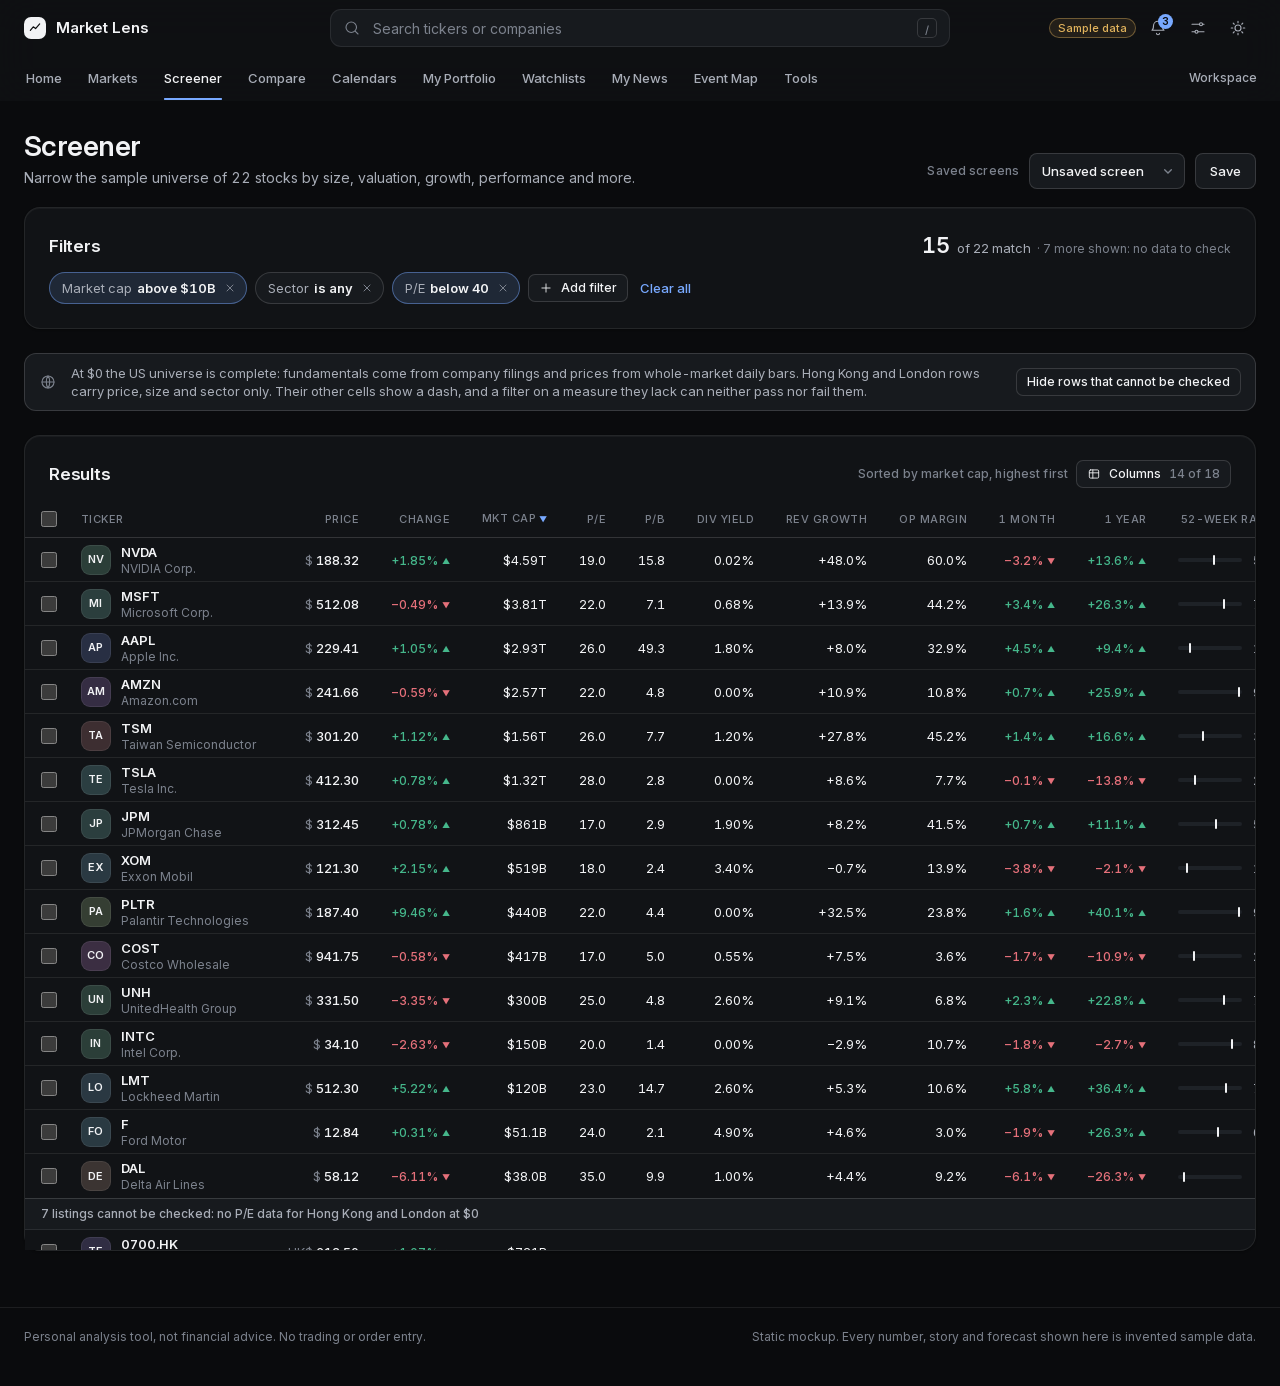
<file: screener.html>
<!doctype html>
<html lang="en" data-theme="dark">
<head>
<meta charset="utf-8">
<meta name="viewport" content="width=device-width, initial-scale=1">
<title>Screener · Market Lens (mockup)</title>
<meta name="color-scheme" content="dark light">
<link rel="icon" href="data:image/svg+xml,%3Csvg xmlns='http://www.w3.org/2000/svg' viewBox='0 0 24 24'%3E%3Crect width='24' height='24' rx='7' fill='%23111316'/%3E%3Cpath d='M5 16l5-6 4 3 5-6' fill='none' stroke='%23F2F3F5' stroke-width='2' stroke-linecap='round' stroke-linejoin='round'/%3E%3C/svg%3E">
<link rel="preload" href="fonts/InterVariable.woff2" as="font" type="font/woff2" crossorigin>
<link rel="stylesheet" href="tokens.css">
<link rel="stylesheet" href="app.css">
<link rel="stylesheet" href="screener.css">
<script>try{var d=document.documentElement,t=localStorage.getItem('ml-theme');if(t)d.dataset.theme=t;var n=localStorage.getItem('ml-density');if(n)d.dataset.density=n;var a=localStorage.getItem('ml-accent');if(a)d.dataset.accent=a;}catch(e){}</script>
</head>
<body>

<main class="page" id="main">

  <div class="page-h">
    <div>
      <h1>Screener</h1>
      <p class="sub">Narrow the sample universe of 22 stocks by size, valuation, growth, performance and more.</p>
    </div>
    <div class="toolbar">
      <label class="label" for="scr-saved">Saved screens</label>
      <select class="select" id="scr-saved"></select>
      <div class="scr-anchor">
        <button class="btn" id="scr-save" type="button" aria-haspopup="dialog" aria-expanded="false">Save</button>
        <div class="pop scr-pop" id="scr-save-pop" role="dialog" aria-label="Save this screen" data-keys>
          <form id="scr-save-form">
            <label class="fld">Name of this screen
              <input class="field" id="scr-name" autocomplete="off" spellcheck="false" maxlength="40" placeholder="My screen">
            </label>
            <p class="fe-tip" id="scr-save-sum"></p>
            <div class="fe-f"><span class="sp"></span><button class="btn btn-sm" type="button" data-close>Cancel</button><button class="btn btn-sm btn-primary" type="submit">Save screen</button></div>
          </form>
        </div>
      </div>
    </div>
  </div>

  <div class="stack">

    <section class="card reveal scr-filters" id="scr-filters" aria-labelledby="h-filters">
      <header class="card-h">
        <h2 id="h-filters">Filters</h2>
        <div class="card-a scr-count">
          <span class="scr-n" id="scr-n" role="img"></span><span id="scr-of"></span><span class="scr-unk" id="scr-unk"></span>
          <span class="sr" id="scr-live" role="status" aria-live="polite"></span>
        </div>
      </header>
      <div class="scr-bar">
        <div class="scr-chips" id="scr-chips"></div>
        <button class="btn btn-sm" id="scr-add" type="button" aria-haspopup="dialog" aria-expanded="false"></button>
        <button class="linkish" id="scr-clear" type="button">Clear all</button>
      </div>

      <!-- one editor and one catalogue, moved under whichever chip or button opened them -->
      <div class="pop scr-pop" id="scr-edit" role="dialog" aria-label="Edit filter" data-keys></div>
      <div class="pop scr-pop" id="scr-cat" role="dialog" aria-label="Add a filter" data-keys>
        <input class="field cat-q" id="scr-cat-q" type="search" placeholder="Search filters, e.g. yield or margin" aria-label="Search filters" autocomplete="off" spellcheck="false">
        <div class="cat-list" id="scr-cat-list"></div>
      </div>
    </section>

    <div class="band scr-band" id="scr-band" role="note">
      <p id="scr-band-t">At $0 the US universe is complete: fundamentals come from company filings and prices from whole-market daily bars. Hong Kong and London rows carry price, size and sector only. Their other cells show a dash, and a filter on a measure they lack can neither pass nor fail them.</p>
      <button class="btn btn-sm" id="scr-hide" type="button" aria-pressed="false">Hide rows that cannot be checked</button>
    </div>

    <section class="card reveal" aria-labelledby="h-results">
      <header class="card-h">
        <h2 id="h-results">Results</h2>
        <div class="card-a">
          <span class="label" id="scr-sorted"></span>
          <div class="scr-anchor">
            <button class="btn btn-sm" id="scr-cols" type="button" aria-haspopup="dialog" aria-expanded="false"></button>
            <div class="pop scr-pop" id="scr-cols-pop" role="dialog" aria-label="Choose columns" data-keys></div>
          </div>
        </div>
      </header>
      <div class="dt-wrap scr-wrap" id="scr-wrap" tabindex="0" role="region" aria-label="Screener results, scrollable">
        <table class="dt scr-t" id="scr-t">
          <caption class="sr">Stocks that match the filters. Column headers sort the table.</caption>
          <thead><tr></tr></thead>
          <tbody></tbody>
          <tbody></tbody>
        </table>
      </div>
      <div class="empty" id="scr-empty" hidden>
        <svg viewBox="0 0 132 84" fill="none" stroke="currentColor" stroke-width="1.5" stroke-linecap="round" stroke-linejoin="round" aria-hidden="true">
          <rect x="6" y="10" width="120" height="64" rx="12"/><path d="M42 27h48L72 47v15l-12-6v-9z"/><path d="M22 60h14M96 60h14" stroke-dasharray="3 5"/>
        </svg>
        <h3 class="t2">No stock passes every filter</h3>
        <p>Widen a range or remove a filter. The histogram in each range filter shows where the universe sits.</p>
        <button class="btn" id="scr-empty-clear" type="button">Clear all filters</button>
      </div>
    </section>

  </div>
</main>

<div class="scr-bulk glass" id="scr-bulk" role="region" aria-label="Actions for the selected rows">
  <span class="scr-bulk-n" id="scr-bulk-n" role="status" aria-live="polite"></span>
  <button class="btn btn-sm" id="scr-bulk-watch" type="button"></button>
  <a class="btn btn-sm btn-primary" id="scr-bulk-cmp" href="compare.html"></a>
  <button class="btn btn-sm btn-quiet" id="scr-bulk-clear" type="button">Clear</button>
</div>

<script src="mock.js"></script>
<script src="screener.js"></script>
</body>
</html>
</file>
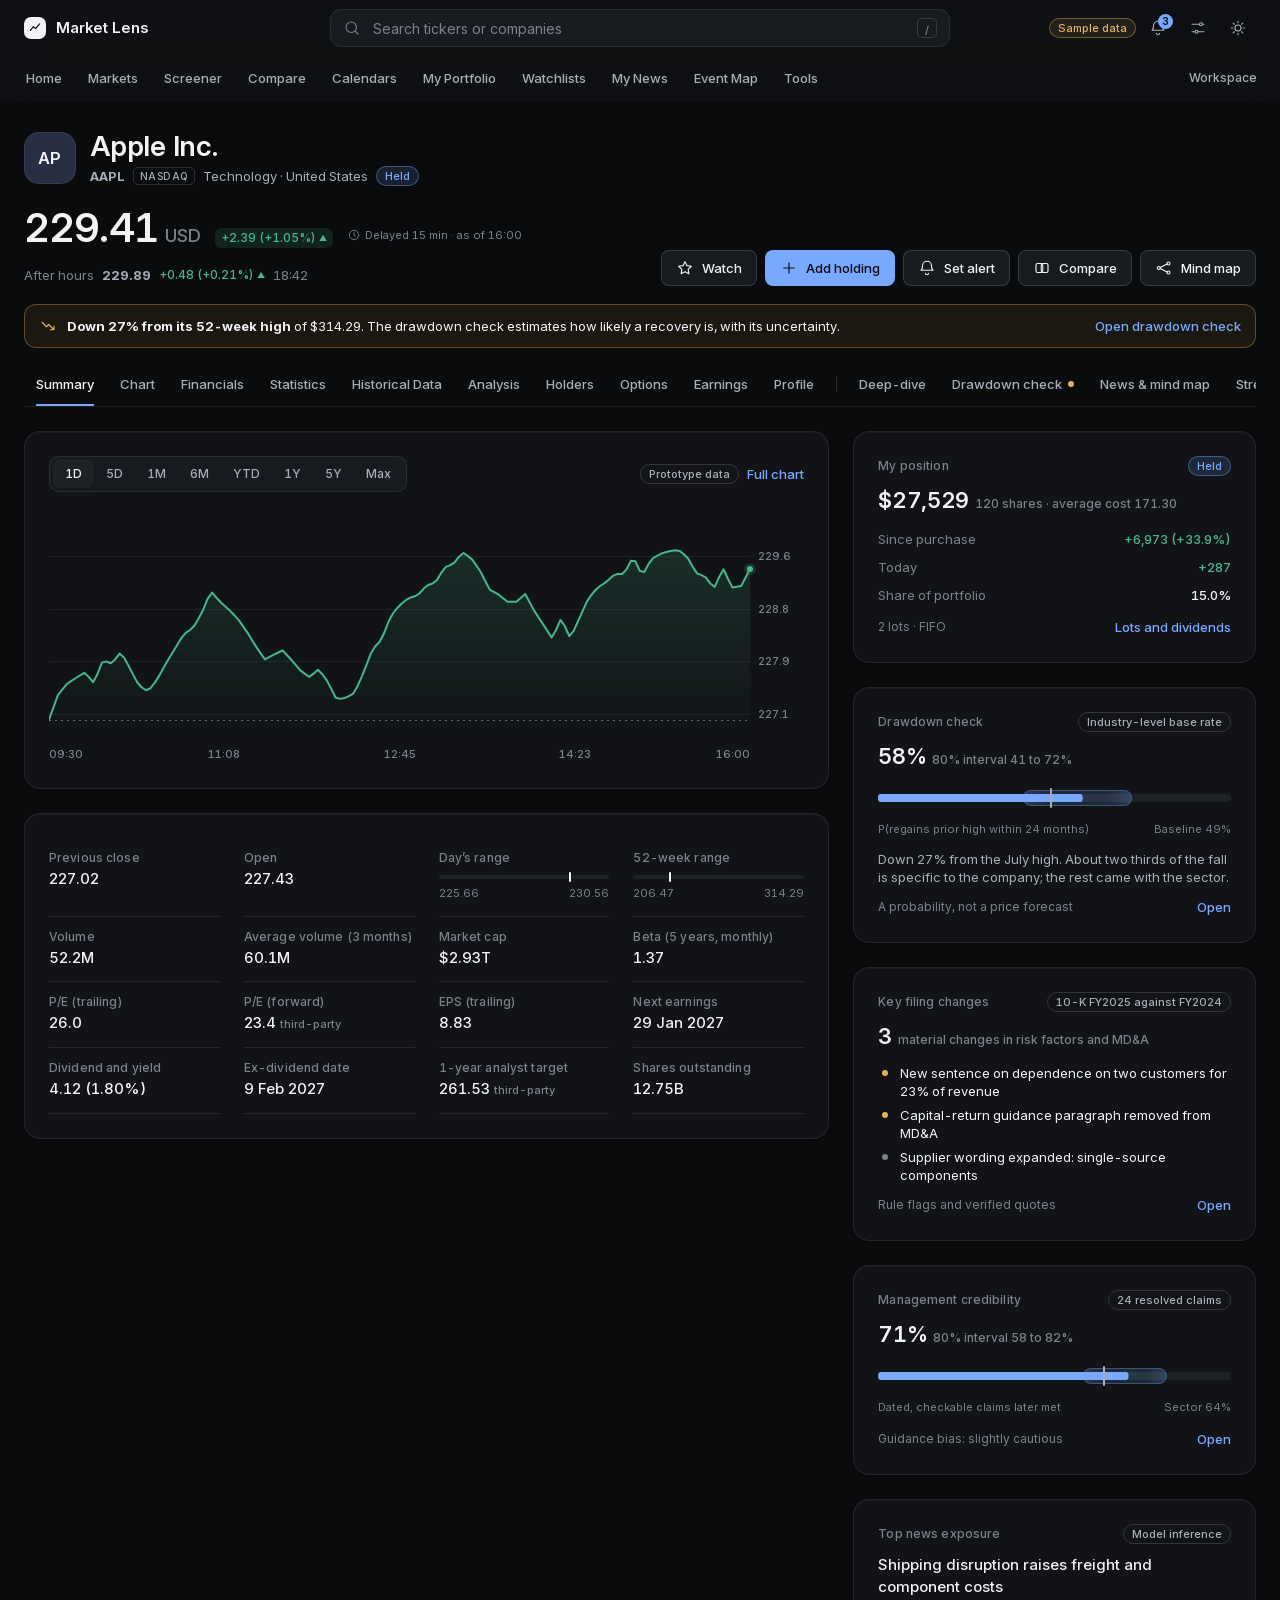
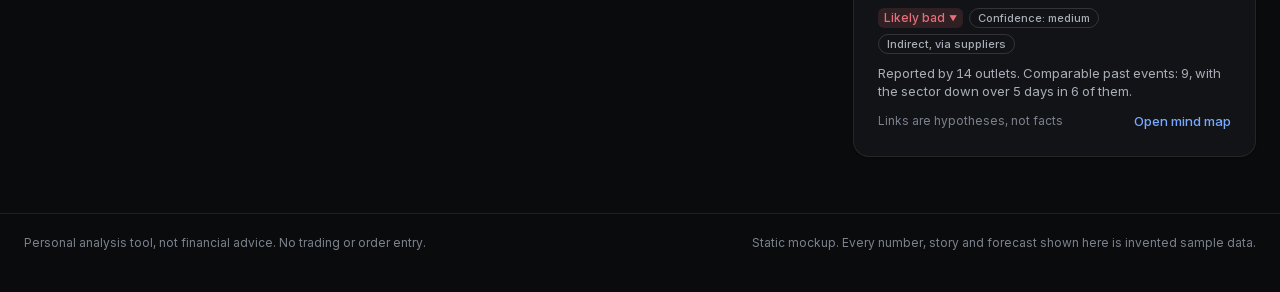
<file: stock.html>
<!doctype html>
<html lang="en" data-theme="dark">
<head>
<meta charset="utf-8">
<meta name="viewport" content="width=device-width, initial-scale=1">
<title>Stock · Market Lens (mockup)</title>
<meta name="color-scheme" content="dark light">
<link rel="icon" href="data:image/svg+xml,%3Csvg xmlns='http://www.w3.org/2000/svg' viewBox='0 0 24 24'%3E%3Crect width='24' height='24' rx='7' fill='%23111316'/%3E%3Cpath d='M5 16l5-6 4 3 5-6' fill='none' stroke='%23F2F3F5' stroke-width='2' stroke-linecap='round' stroke-linejoin='round'/%3E%3C/svg%3E">
<link rel="preload" href="fonts/InterVariable.woff2" as="font" type="font/woff2" crossorigin>
<link rel="stylesheet" href="tokens.css">
<link rel="stylesheet" href="app.css">
<link rel="stylesheet" href="stock-tabs-a.css">
<link rel="stylesheet" href="stock-tabs-b.css">
<link rel="stylesheet" href="stock-tabs-c.css">
<link rel="stylesheet" href="stock-tabs-d.css">
<script>try{var d=document.documentElement,t=localStorage.getItem('ml-theme');if(t)d.dataset.theme=t;var n=localStorage.getItem('ml-density');if(n)d.dataset.density=n;var a=localStorage.getItem('ml-accent');if(a)d.dataset.accent=a;}catch(e){}</script>
</head>
<body>

<main class="page" id="main">

  <div class="stock-head">
    <div>
      <div class="sh-id" id="sh-id"></div>
      <div class="sh-quote">
        <div class="sh-price"><span id="sh-px"></span><span class="ccy" id="sh-ccy"></span></div>
        <span id="sh-chg"></span>
        <span class="delay" id="sh-delay" title="Quotes from this source are delayed by about 15 minutes"></span>
      </div>
      <div class="sh-after" id="sh-after"></div>
    </div>
    <div class="sh-actions" id="sh-actions"></div>
  </div>

  <div class="banner" id="dd-banner" role="status"></div>

  <div class="tabs tabs-line" id="stabs" role="tablist" aria-label="Stock sections"></div>

  <div class="panels" id="panels">

    <!-- ===== Summary ===== -->
    <section class="panel is-active" data-v="summary" role="tabpanel" aria-label="Summary">
      <div class="sum">
        <div class="sum-l">
          <section class="card">
            <header class="card-h">
              <div class="seg" id="s-range" role="group" aria-label="Chart range">
                <button type="button" data-v="1D" aria-pressed="true">1D</button>
                <button type="button" data-v="5D" aria-pressed="false">5D</button>
                <button type="button" data-v="1M" aria-pressed="false">1M</button>
                <button type="button" data-v="6M" aria-pressed="false">6M</button>
                <button type="button" data-v="YTD" aria-pressed="false">YTD</button>
                <button type="button" data-v="1Y" aria-pressed="false">1Y</button>
                <button type="button" data-v="5Y" aria-pressed="false">5Y</button>
                <button type="button" data-v="Max" aria-pressed="false">Max</button>
              </div>
              <div class="card-a"><span class="badge" title="Prices come from an unofficial source until a licensed feed replaces it">Prototype data</span><button class="linkish" data-goto="chart">Full chart</button></div>
            </header>
            <div class="mini-chart" id="s-chart"></div>
          </section>
          <section class="card" aria-label="Key statistics">
            <div class="stats" id="stats"></div>
          </section>
        </div>
        <div class="sum-r" id="mods"></div>
      </div>
    </section>

    <!-- ===== Financials ===== -->
    <section class="panel" data-v="financials" role="tabpanel" aria-label="Financials">
      <div class="fin-bar">
        <div class="seg" id="fin-stmt" role="group" aria-label="Statement">
          <button type="button" data-v="income" aria-pressed="true">Income statement</button>
          <button type="button" data-v="balance" aria-pressed="false">Balance sheet</button>
          <button type="button" data-v="cash" aria-pressed="false">Cash flow</button>
        </div>
        <div class="seg" id="fin-per" role="group" aria-label="Period">
          <button type="button" data-v="annual" aria-pressed="true">Annual</button>
          <button type="button" data-v="quarterly" aria-pressed="false">Quarterly</button>
          <button type="button" data-v="ttm" aria-pressed="false">TTM</button>
        </div>
        <div class="seg" id="fin-basis" role="group" aria-label="Basis">
          <button type="button" data-v="restated" aria-pressed="true">Latest restated</button>
          <button type="button" data-v="first" aria-pressed="false">As first reported</button>
        </div>
        <span class="sp"></span>
        <button class="btn btn-sm" id="fin-growth" type="button" aria-pressed="false">Growth %</button>
        <button class="btn btn-sm" id="fin-expand" type="button" aria-pressed="false">Expand all</button>
        <button class="btn btn-sm" id="fin-csv" type="button"></button>
      </div>
      <div class="fin-layout">
        <div class="fin-wrap" id="fin-wrap" tabindex="0" aria-label="Financial statement, scrollable">
          <table class="fin" id="fin"><thead></thead><tbody></tbody></table>
        </div>
        <aside class="card mini" id="mini" aria-live="polite">
          <div class="label" id="mini-k">Line item</div>
          <h2 class="t3" id="mini-t"></h2>
          <div class="mini-plot" id="mini-plot"><canvas id="mini-cv" role="img" aria-label="Line item by period"></canvas></div>
          <dl class="mini-kv" id="mini-kv"></dl>
        </aside>
      </div>
      <p class="label" style="margin-top:14px" id="fin-note"></p>
    </section>

    <!-- ===== Every other tab ===== -->
    <section class="panel" data-v="other" role="tabpanel">
      <section class="card">
        <div class="placeholder" id="ph"></div>
      </section>
    </section>
  </div>
</main>

<script src="mock.js"></script>
<script src="stock-tabs-a.js"></script>
<script src="stock-tabs-b.js"></script>
<script src="stock-tabs-c.js"></script>
<script src="stock-tabs-d.js"></script>
<script src="stock.js"></script>
</body>
</html>
</file>
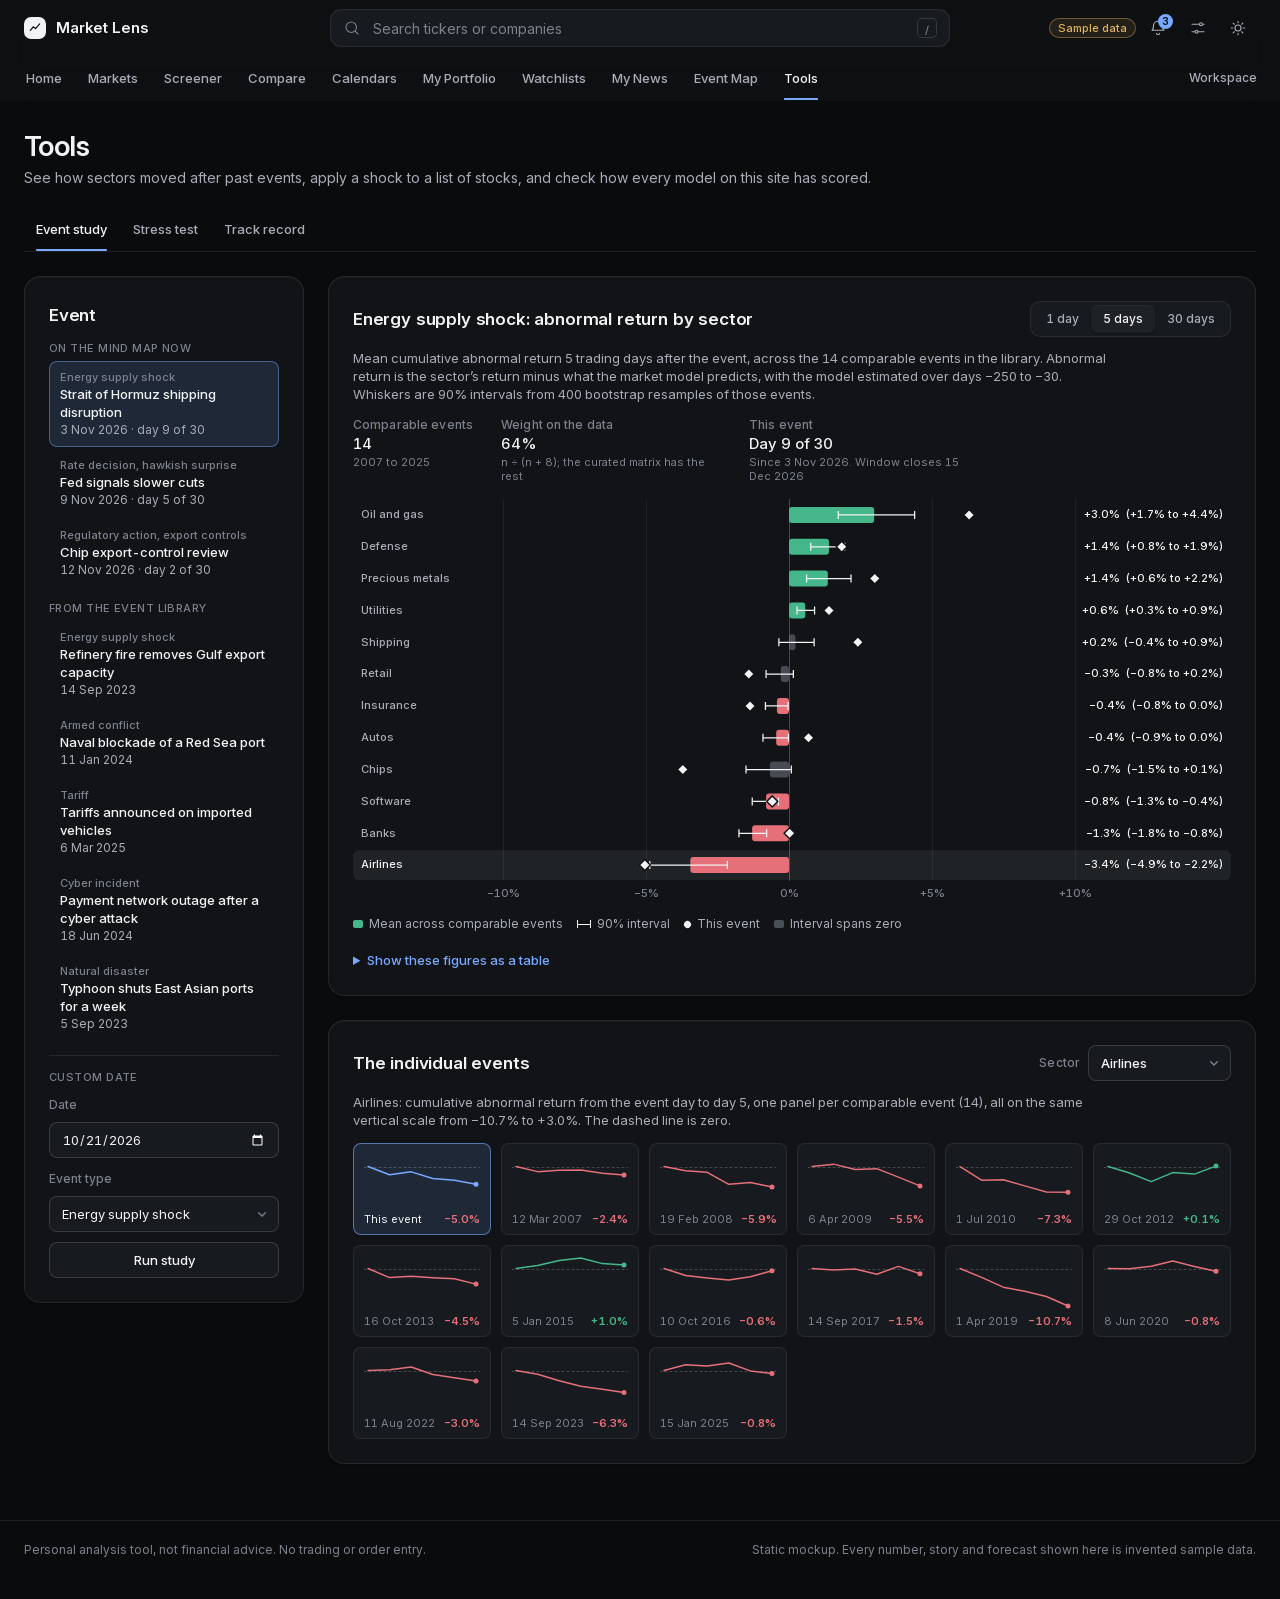
<file: tools.html>
<!doctype html>
<html lang="en" data-theme="dark">
<head>
<meta charset="utf-8">
<meta name="viewport" content="width=device-width, initial-scale=1">
<title>Tools · Market Lens (mockup)</title>
<meta name="color-scheme" content="dark light">
<link rel="icon" href="data:image/svg+xml,%3Csvg xmlns='http://www.w3.org/2000/svg' viewBox='0 0 24 24'%3E%3Crect width='24' height='24' rx='7' fill='%23111316'/%3E%3Cpath d='M5 16l5-6 4 3 5-6' fill='none' stroke='%23F2F3F5' stroke-width='2' stroke-linecap='round' stroke-linejoin='round'/%3E%3C/svg%3E">
<link rel="preload" href="fonts/InterVariable.woff2" as="font" type="font/woff2" crossorigin>
<link rel="stylesheet" href="tokens.css">
<link rel="stylesheet" href="app.css">
<link rel="stylesheet" href="tools.css">
<script>try{var d=document.documentElement,t=localStorage.getItem('ml-theme');if(t)d.dataset.theme=t;var n=localStorage.getItem('ml-density');if(n)d.dataset.density=n;var a=localStorage.getItem('ml-accent');if(a)d.dataset.accent=a;}catch(e){}</script>
</head>
<body>

<main class="page" id="main">
  <div class="page-h">
    <div>
      <h1>Tools</h1>
      <p class="sub">See how sectors moved after past events, apply a shock to a list of stocks, and check how every model on this site has scored.</p>
    </div>
  </div>

  <div class="tabs tabs-line" id="ttabs" role="tablist" aria-label="Tools">
    <button class="tab is-active" type="button" role="tab" id="tab-event" data-v="event" aria-controls="p-event" aria-selected="true">Event study</button>
    <button class="tab" type="button" role="tab" id="tab-stress" data-v="stress" aria-controls="p-stress" aria-selected="false">Stress test</button>
    <button class="tab" type="button" role="tab" id="tab-track" data-v="track" aria-controls="p-track" aria-selected="false">Track record</button>
  </div>

  <div class="panels" id="tpanels">

    <!-- ================= Event study ================= -->
    <section class="panel is-active" data-v="event" id="p-event" role="tabpanel" aria-labelledby="tab-event">
      <div class="split-l">
        <aside class="card es-pick" aria-labelledby="es-pick-h">
          <header class="card-h"><h2 id="es-pick-h">Event</h2></header>
          <div id="es-list"></div>
          <form class="es-custom" id="es-custom">
            <div class="micro">Custom date</div>
            <label class="fld">Date<input class="field" type="date" id="es-date" min="2005-01-03" max="2026-11-16" value="2026-10-21" required></label>
            <label class="fld">Event type<select class="select" id="es-type"></select></label>
            <button class="btn" type="submit">Run study</button>
          </form>
        </aside>

        <div class="stack">
          <section class="card" aria-labelledby="es-title">
            <header class="card-h">
              <h2 id="es-title"></h2>
              <div class="card-a">
                <div class="seg" id="es-h" role="group" aria-label="Horizon in trading days">
                  <button type="button" data-v="1" aria-pressed="false">1 day</button>
                  <button type="button" data-v="5" aria-pressed="true">5 days</button>
                  <button type="button" data-v="30" aria-pressed="false">30 days</button>
                </div>
              </div>
            </header>
            <p class="es-sub" id="es-sub"></p>
            <div class="kpis es-kpis" id="es-kpis"></div>
            <div class="band warn" id="es-warn" hidden></div>
            <div class="plot es-plot" id="es-plot"><canvas role="img" id="es-cv"></canvas></div>
            <div class="lg es-lg">
              <span><i class="k-bar"></i>Mean across comparable events</span>
              <span><i class="k-wh"></i>90% interval</span>
              <span><i class="k-own"></i>This event</span>
              <span><i class="k-ns"></i>Interval spans zero</span>
            </div>
            <details class="more">
              <summary>Show these figures as a table</summary>
              <div class="dt-wrap"><table class="dt" id="es-table"></table></div>
            </details>
          </section>

          <section class="card" aria-labelledby="es-sm-h">
            <header class="card-h">
              <h2 id="es-sm-h">The individual events</h2>
              <div class="card-a"><label class="nb-f"><span class="label">Sector</span><select class="select" id="es-sector"></select></label></div>
            </header>
            <p class="es-sub" id="es-sm-sub"></p>
            <div class="sm-grid" id="es-sm" role="list"></div>
          </section>
        </div>
      </div>
    </section>

    <!-- ================= Stress test ================= -->
    <section class="panel" data-v="stress" id="p-stress" role="tabpanel" aria-labelledby="tab-stress">
      <div class="band warn sx-head" id="sx-head">
        <div><h2 class="t3">Historical sensitivity, not a forecast</h2>
        <p>Each stock’s effect is its measured sensitivity to oil, interest rates, the dollar and the market, times the shock you choose. It says how these stocks have moved with those factors, not what will happen.</p></div>
      </div>
      <div class="split-l sx-body">
        <aside class="card sx-build" aria-labelledby="sx-build-h">
          <header class="card-h"><h2 id="sx-build-h">Scenario</h2><div class="card-a"><button class="linkish" type="button" id="sx-reset">Reset</button></div></header>
          <div class="chips" id="sx-presets" role="group" aria-label="Preset scenarios"></div>
          <div class="sx-sliders" id="sx-sliders"></div>
          <div class="sx-target">
            <div class="micro" id="sx-target-l">Applied to</div>
            <div class="seg" id="sx-target" role="group" aria-labelledby="sx-target-l">
              <button type="button" data-v="pf" aria-pressed="true">My portfolio</button>
              <button type="button" data-v="watch" aria-pressed="false">Watchlist</button>
              <button type="button" data-v="paste" aria-pressed="false">Pasted list</button>
            </div>
            <form class="sx-paste" id="sx-paste" data-drop="stress" hidden>
              <label class="fld">Tickers, separated by commas or spaces<input class="field" id="sx-list" value="TSM, AMZN, XOM, DAL, LMT, JPM" autocomplete="off" spellcheck="false"></label>
              <button class="btn btn-sm" type="submit">Apply list</button>
              <p class="label" id="sx-paste-note"></p>
            </form>
            <p class="label" id="sx-target-note"></p>
          </div>
        </aside>

        <div class="stack">
          <section class="card sx-total" aria-labelledby="sx-total-h">
            <div class="sx-total-l">
              <h2 class="label" id="sx-total-h">Estimated effect on the total</h2>
              <div class="bignum" id="sx-num"></div>
              <div class="sx-money" id="sx-money"></div>
              <div class="sr" id="sx-live" aria-live="polite"></div>
            </div>
            <div class="sx-total-r">
              <div class="label" id="sx-ivl-t"></div>
              <div id="sx-ivl"></div>
              <div class="sx-fact" id="sx-fact"></div>
            </div>
          </section>

          <div class="split sx-charts">
            <section class="card" aria-labelledby="sx-wf-h">
              <header class="card-h"><h2 id="sx-wf-h">By holding</h2><div class="card-a"><span class="label">Contribution to the total, most negative first</span></div></header>
              <div class="plot sx-wf" id="sx-wf"><canvas role="img" id="sx-wf-cv"></canvas></div>
            </section>
            <section class="card" aria-labelledby="sx-sec-h">
              <header class="card-h"><h2 id="sx-sec-h">By sector</h2></header>
              <div class="plot sx-sec" id="sx-sec"><canvas role="img" id="sx-sec-cv"></canvas></div>
            </section>
          </div>

          <section class="card" aria-labelledby="sx-tb-h">
            <header class="card-h"><h2 id="sx-tb-h">The same figures as a table</h2></header>
            <div class="dt-wrap"><table class="dt" id="sx-table"></table></div>
          </section>
          <p class="label">Worked out on this computer from stored sensitivities (three years of weekly data, shrunk toward each sector). The interval combines the sensitivities’ standard errors with stock-specific risk. A what-if scenario is not a prediction and is not written to the ledger. Sample data.</p>
        </div>
      </div>
    </section>

    <!-- ================= Track record ================= -->
    <section class="panel" data-v="track" id="p-track" role="tabpanel" aria-labelledby="tab-track">
      <div class="band" id="tr-note"></div>
      <div class="tr-grid" id="tr-cards"></div>
      <div class="split tr-low">
        <section class="card" aria-labelledby="tr-cal-h">
          <header class="card-h">
            <h2 id="tr-cal-h">Calibration</h2>
            <div class="card-a">
              <select class="select" id="tr-mod" aria-label="Module"></select>
              <div class="seg" id="tr-origin" role="group" aria-label="Backtest or live">
                <button type="button" data-v="bt" aria-pressed="true">Backtest</button>
                <button type="button" data-v="live" aria-pressed="false">Live</button>
              </div>
            </div>
          </header>
          <p class="es-sub" id="tr-cal-sub"></p>
          <div class="tr-cal-body">
            <div class="plot tr-cal" id="tr-cal"><canvas role="img" id="tr-cal-cv"></canvas><div class="tr-cal-empty" id="tr-cal-empty" hidden></div></div>
            <div class="dt-wrap"><table class="dt" id="tr-cal-table"></table></div>
          </div>
        </section>
        <section class="card" aria-labelledby="tr-led-h">
          <header class="card-h"><h2 id="tr-led-h">Prediction ledger</h2></header>
          <p class="ledger-line" id="tr-ledger" role="status"></p>
          <dl class="kv" id="tr-led-kv"></dl>
          <div class="tr-led-a"><button class="btn btn-sm" type="button" id="tr-verify">Verify again</button><span class="label">Runs <span class="code">mlens ledger verify</span></span></div>
          <p class="label">Rows can be added but never changed or deleted. Each row stores the hash of the one before it, so a rewritten forecast would break the chain.</p>
        </section>
      </div>
    </section>
  </div>
</main>

<script src="mock.js"></script>
<script src="tools.js"></script>
</body>
</html>
</file>
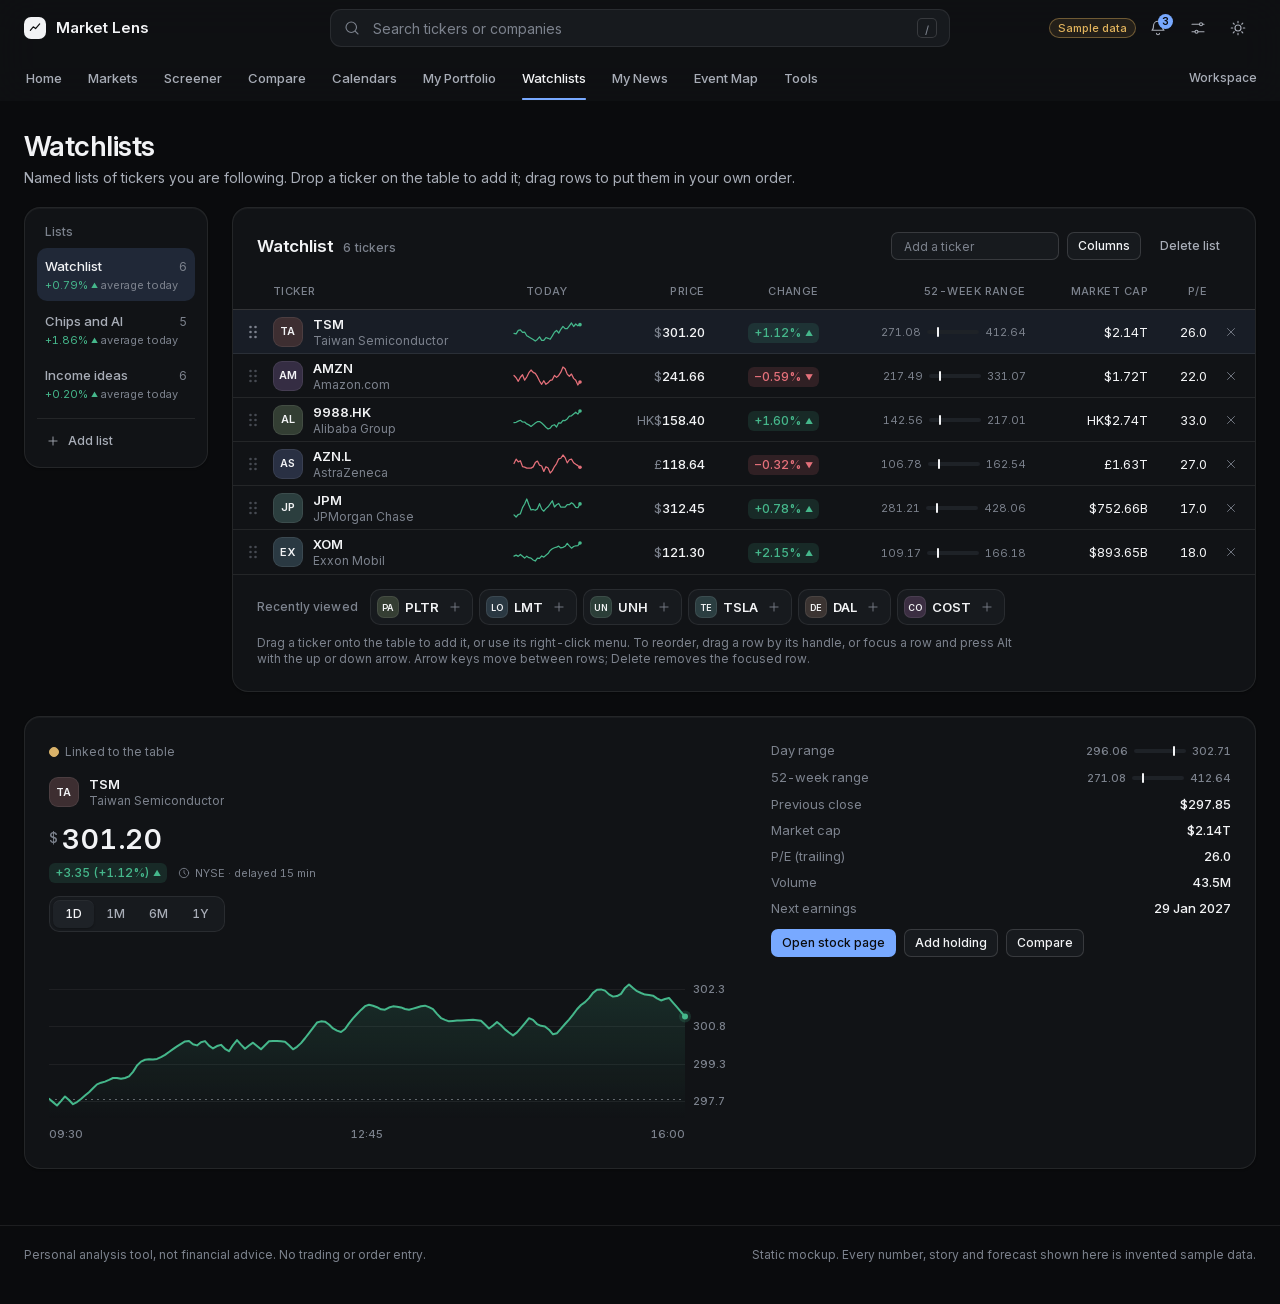
<file: watchlists.html>
<!doctype html>
<html lang="en" data-theme="dark">
<head>
<meta charset="utf-8">
<meta name="viewport" content="width=device-width, initial-scale=1">
<title>Watchlists · Market Lens (mockup)</title>
<meta name="color-scheme" content="dark light">
<link rel="icon" href="data:image/svg+xml,%3Csvg xmlns='http://www.w3.org/2000/svg' viewBox='0 0 24 24'%3E%3Crect width='24' height='24' rx='7' fill='%23111316'/%3E%3Cpath d='M5 16l5-6 4 3 5-6' fill='none' stroke='%23F2F3F5' stroke-width='2' stroke-linecap='round' stroke-linejoin='round'/%3E%3C/svg%3E">
<link rel="preload" href="fonts/InterVariable.woff2" as="font" type="font/woff2" crossorigin>
<link rel="stylesheet" href="tokens.css">
<link rel="stylesheet" href="app.css">
<link rel="stylesheet" href="watchlists.css">
<script>try{var d=document.documentElement,t=localStorage.getItem('ml-theme');if(t)d.dataset.theme=t;var n=localStorage.getItem('ml-density');if(n)d.dataset.density=n;var a=localStorage.getItem('ml-accent');if(a)d.dataset.accent=a;}catch(e){}</script>
</head>
<body>

<main class="page" id="main">

  <div class="page-h">
    <div>
      <h1>Watchlists</h1>
      <p class="sub">Named lists of tickers you are following. Drop a ticker on the table to add it; drag rows to put them in your own order.</p>
    </div>
  </div>

  <div class="wl">

    <!-- left rail of lists (chips on a phone) -->
    <nav class="card wl-rail" aria-label="Your lists">
      <div class="label wl-rail-h">Lists</div>
      <ul class="wl-lists" id="lists"></ul>
      <div class="wl-add" id="list-add"></div>
    </nav>

    <!-- the selected list -->
    <section class="card wl-main" data-drop="wl" aria-labelledby="wl-h">
      <header class="card-h">
        <div class="wl-title"><h2 id="wl-h"></h2><span class="label" id="wl-n"></span></div>
        <div class="card-a wl-tools">
          <div class="pop-anchor wl-find">
            <label class="sr" for="find-q">Add a ticker to this list</label>
            <input class="field" id="find-q" placeholder="Add a ticker" autocomplete="off" spellcheck="false" role="combobox" aria-expanded="false" aria-controls="find-pop" aria-autocomplete="list">
            <div class="pop menu find-pop" id="find-pop" role="listbox" aria-label="Matching tickers"></div>
          </div>
          <div class="pop-anchor">
            <button class="btn btn-sm" type="button" id="cols-btn" aria-haspopup="true" aria-expanded="false" aria-controls="cols-pop">Columns</button>
            <div class="pop menu cols-pop" id="cols-pop" role="group" aria-label="Columns shown"></div>
          </div>
          <button class="btn btn-sm btn-quiet" type="button" id="list-del">Delete list</button>
        </div>
      </header>
      <div class="dt-wrap">
        <table class="dt wl-table" id="wl" aria-describedby="wl-hint">
          <thead></thead>
          <tbody></tbody>
        </table>
      </div>
      <div class="wl-foot">
        <div class="wl-tray"><span class="label">Recently viewed</span><span class="wl-chips" id="tray"></span></div>
        <p class="wl-hint" id="wl-hint">Drag a ticker onto the table to add it, or use its right-click menu. To reorder, drag a row by its handle, or focus a row and press Alt with the up or down arrow. Arrow keys move between rows; Delete removes the focused row.</p>
      </div>
    </section>

    <!-- linked panel: follows the selected row -->
    <aside class="card wl-panel" id="panel" aria-label="Quote and chart for the selected row">
      <div class="wl-p-a">
        <div class="wl-p-top"><span class="wl-link" title="This panel follows the row selected in the table"><span class="ldot" data-g="a"></span>Linked to the table</span><span class="badge badge-accent" id="p-held" hidden></span></div>
        <div id="p-id"></div>
        <div class="wl-p-px"><span class="ccy" id="p-ccy"></span><span id="p-px"></span></div>
        <div class="wl-p-chg" id="p-chg"></div>
        <div class="seg" id="p-range" role="group" aria-label="Chart range">
          <button type="button" data-v="1D" aria-pressed="true">1D</button>
          <button type="button" data-v="1M" aria-pressed="false">1M</button>
          <button type="button" data-v="6M" aria-pressed="false">6M</button>
          <button type="button" data-v="1Y" aria-pressed="false">1Y</button>
        </div>
        <div class="wl-chart" id="p-chart"></div>
      </div>
      <div class="wl-p-b">
        <dl class="kv" id="p-kv"></dl>
        <div class="wl-p-act" id="p-act"></div>
      </div>
      <p class="wl-p-empty muted" id="p-empty" hidden>Select a row to see its quote and chart here.</p>
    </aside>
  </div>

  <div class="sr" id="wl-live" aria-live="polite"></div>
</main>

<script src="mock.js"></script>
<script src="watchlists.js"></script>
</body>
</html>
</file>
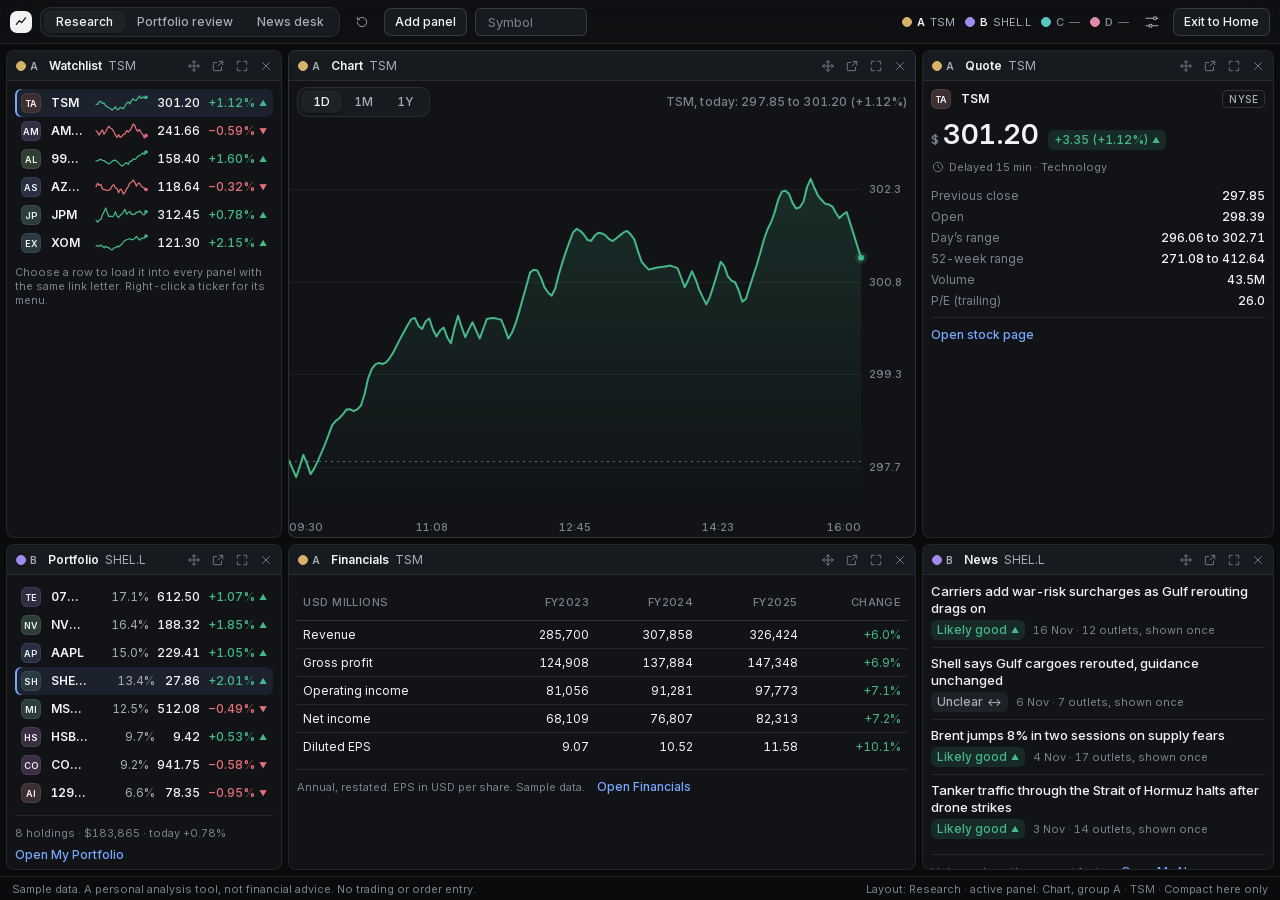
<file: workspace.html>
<!doctype html>
<html lang="en" data-theme="dark">
<head>
<meta charset="utf-8">
<meta name="viewport" content="width=device-width, initial-scale=1">
<title>Workspace · Market Lens (mockup)</title>
<meta name="color-scheme" content="dark light">
<link rel="icon" href="data:image/svg+xml,%3Csvg xmlns='http://www.w3.org/2000/svg' viewBox='0 0 24 24'%3E%3Crect width='24' height='24' rx='7' fill='%23111316'/%3E%3Cpath d='M5 16l5-6 4 3 5-6' fill='none' stroke='%23F2F3F5' stroke-width='2' stroke-linecap='round' stroke-linejoin='round'/%3E%3C/svg%3E">
<link rel="preload" href="fonts/InterVariable.woff2" as="font" type="font/woff2" crossorigin>
<link rel="stylesheet" href="tokens.css">
<link rel="stylesheet" href="app.css">
<link rel="stylesheet" href="workspace.css">
<script>try{var d=document.documentElement,t=localStorage.getItem('ml-theme');if(t)d.dataset.theme=t;var n=localStorage.getItem('ml-density');if(n)d.dataset.density=n;var a=localStorage.getItem('ml-accent');if(a)d.dataset.accent=a;}catch(e){}</script>
</head>
<body class="ws-page">

<main class="ws" id="main">

  <div class="ws-bar glass" role="group" aria-label="Workspace controls">
    <a class="brand" href="home.html" aria-label="Market Lens, back to Home"><span class="brand-mark"><svg viewBox="0 0 24 24" aria-hidden="true"><path d="M4 16l5-6 4 3 7-8"/></svg></span></a>
    <div class="seg" id="ws-layouts" role="group" aria-label="Saved layout">
      <button type="button" data-v="research" aria-pressed="true">Research</button>
      <button type="button" data-v="review" aria-pressed="false">Portfolio review</button>
      <button type="button" data-v="desk" aria-pressed="false">News desk</button>
    </div>
    <button class="iconbtn ws-ib" type="button" id="ws-reset" aria-label="Reset this layout to how it was saved" title="Reset this layout"></button>
    <div class="ws-addwrap">
      <button class="btn btn-sm" type="button" id="ws-add" aria-haspopup="menu" aria-expanded="false" aria-controls="ws-add-menu">Add panel</button>
      <div class="pop menu" id="ws-add-menu" role="menu" aria-label="Add panel"></div>
    </div>
    <label class="ws-qwrap"><span class="sr">Load a symbol into the active panel’s link group</span>
      <input class="field" id="ws-q" list="ws-syms" placeholder="Symbol" autocomplete="off" spellcheck="false" maxlength="8"></label>
    <datalist id="ws-syms"></datalist>
    <span class="sp"></span>
    <ul class="ws-legend" id="ws-legend" aria-label="Link groups: panels with the same letter follow the same symbol"></ul>
    <button class="iconbtn ws-ib" type="button" id="ws-settings" aria-label="Settings: theme, density, accent, motion" title="Settings"></button>
    <a class="btn btn-sm" href="home.html">Exit to Home</a>
  </div>

  <div class="ws-wrap">
    <div class="ws-dock" id="dock"></div>
  </div>

  <div class="ws-status">
    <span>Sample data. A personal analysis tool, not financial advice. No trading or order entry.</span>
    <span id="ws-state"></span>
  </div>
  <div class="sr" id="ws-live" aria-live="polite"></div>

  <section class="card ws-small" aria-labelledby="ws-small-h">
    <h1 class="t2" id="ws-small-h">The workspace needs a wider window</h1>
    <p>The docking workspace is desktop-only. It opens in a window at least 1,024 px wide, where panels can sit side by side. Everything in it is also on the ordinary pages.</p>
    <a class="btn btn-primary" href="home.html">Back to Home</a>
  </section>
</main>

<script src="mock.js"></script>
<script src="workspace.js"></script>
</body>
</html>
</file>
<file: tokens.css>
/* Market Lens design tokens (mockup). Dark is the default theme. */

@font-face {
  font-family: "Inter";
  src: url("fonts/InterVariable.woff2") format("woff2");
  font-weight: 100 900;
  font-style: normal;
  font-display: swap;
}

:root {
  color-scheme: dark;

  /* surfaces */
  --canvas: #0a0b0d;
  --surface-1: #111316;
  --surface-2: #171a1e;
  --surface-3: #1e2227;
  --glass: rgba(17, 19, 22, 0.72);
  --hairline: rgba(255, 255, 255, 0.08);
  --hairline-strong: rgba(255, 255, 255, 0.14);
  --scrim: rgba(0, 0, 0, 0.4);
  --sheen: rgba(255, 255, 255, 0.06);

  /* text */
  --text-1: #f2f3f5;
  --text-2: #a8adb7;
  --text-3: #7c828d;

  /* accent, gain and loss */
  --accent: #78a9ff;
  --accent-wash: rgba(120, 169, 255, 0.14);
  --on-accent: #0a0b0d;
  --gain: #45b78b;
  --loss: #e5707a;
  --gain-wash: rgba(69, 183, 139, 0.14);
  --loss-wash: rgba(229, 112, 122, 0.14);
  --warn: #e0b25c;

  /* data palette (multi-series charts, node types) */
  --data-1: #78a9ff;
  --data-2: #d9b26a;
  --data-3: #a08cf0;
  --data-4: #5cc4c0;
  --data-5: #e08aa6;
  --data-6: #9aa3b2;

  /* shadows */
  --shadow-1: inset 0 1px 0 rgba(255, 255, 255, 0.04), 0 1px 2px rgba(0, 0, 0, 0.3);
  --shadow-2: 0 8px 24px -8px rgba(0, 0, 0, 0.5);
  --shadow-3: 0 16px 48px -12px rgba(0, 0, 0, 0.6);
  --shadow-4: 0 32px 80px -16px rgba(0, 0, 0, 0.7);

  /* blur */
  --blur-nav: blur(20px) saturate(140%);
  --blur-pop: blur(24px) saturate(140%);

  /* radii */
  --r-chip: 4px;
  --r-menu: 12px;
  --r-hero: 24px;
  --r-pill: 999px;

  /* type scale */
  --font: "Inter", system-ui, -apple-system, "Segoe UI", "PingFang HK", "Microsoft JhengHei", sans-serif;
  --fs-hero: 56px;
  --fs-display: 40px;
  --fs-t1: 28px;
  --fs-t2: 22px;
  --fs-t3: 17px;
  --fs-label: 12px;
  --fs-micro: 11px;

  /* density: Comfortable */
  --fs-body: 15px;
  --lh-body: 22px;
  --fs-data: 13px;
  --lh-data: 20px;
  --row-h: 44px;
  --cell-px: 16px;
  --card-pad: 24px;
  --gap: 24px;
  --ctl-h: 36px;
  --sec-gap: 40px;
  --r-card: 16px;
  --r-ctl: 8px;

  /* motion (spring curves are refined by mock.js at load) */
  --d-instant: 80ms;
  --d-fast: 140ms;
  --d-base: 220ms;
  --d-slow: 360ms;
  --ease-out: cubic-bezier(0.22, 1, 0.36, 1);
  --ease-in-out: cubic-bezier(0.65, 0, 0.35, 1);
  --spring-snappy: var(--ease-out);
  --spring-snappy-d: 180ms;
  --spring-smooth: var(--ease-out);
  --spring-smooth-d: 320ms;
  --spring-gentle: var(--ease-out);
  --spring-gentle-d: 520ms;
  --stagger: 30ms;
}

:root[data-theme="light"] {
  color-scheme: light;
  --canvas: #f6f6f4;
  --surface-1: #ffffff;
  --surface-2: #fafaf9;
  --surface-3: #efefec;
  --glass: rgba(255, 255, 255, 0.72);
  --hairline: rgba(10, 11, 13, 0.08);
  --hairline-strong: rgba(10, 11, 13, 0.14);
  --scrim: rgba(16, 18, 22, 0.28);
  --sheen: rgba(255, 255, 255, 0.7);
  --text-1: #0e1013;
  --text-2: #4a4f57;
  --text-3: #676d77;
  --accent: #2f6fe4;
  --accent-wash: rgba(47, 111, 228, 0.1);
  --on-accent: #ffffff;
  --gain: #14804f;
  --loss: #c2383f;
  --gain-wash: rgba(20, 128, 79, 0.1);
  --loss-wash: rgba(194, 56, 63, 0.1);
  --warn: #9a6700;
  --data-1: #2f6fe4;
  --data-2: #9a6f12;
  --data-3: #6b4fd8;
  --data-4: #0f7f7a;
  --data-5: #b8456c;
  --data-6: #5d6673;
  --shadow-1: 0 1px 2px rgba(16, 18, 22, 0.06);
  --shadow-2: 0 8px 24px -8px rgba(16, 18, 22, 0.1);
  --shadow-3: 0 16px 48px -12px rgba(16, 18, 22, 0.14);
  --shadow-4: 0 32px 80px -16px rgba(16, 18, 22, 0.18);
  --blur-nav: blur(20px) saturate(160%);
  --blur-pop: blur(24px) saturate(160%);
}

/* accent choices offered in the mockup settings */
:root[data-accent="violet"] { --accent: #a08cf0; --accent-wash: rgba(160, 140, 240, 0.14); }
:root[data-accent="teal"] { --accent: #5cc4c0; --accent-wash: rgba(92, 196, 192, 0.14); }
:root[data-accent="sand"] { --accent: #d9b26a; --accent-wash: rgba(217, 178, 106, 0.14); }
:root[data-theme="light"][data-accent="violet"] { --accent: #6b4fd8; --accent-wash: rgba(107, 79, 216, 0.1); }
:root[data-theme="light"][data-accent="teal"] { --accent: #0f7f7a; --accent-wash: rgba(15, 127, 122, 0.1); }
:root[data-theme="light"][data-accent="sand"] { --accent: #8a6410; --accent-wash: rgba(138, 100, 16, 0.1); }

/* Hong Kong convention: red means up */
:root[data-updown="hk"] { --gain: #e5707a; --loss: #45b78b; --gain-wash: rgba(229, 112, 122, 0.14); --loss-wash: rgba(69, 183, 139, 0.14); }
:root[data-theme="light"][data-updown="hk"] { --gain: #c2383f; --loss: #14804f; --gain-wash: rgba(194, 56, 63, 0.1); --loss-wash: rgba(20, 128, 79, 0.1); }

/* density: Compact */
:root[data-density="compact"] {
  --fs-body: 13px;
  --lh-body: 18px;
  --fs-data: 12px;
  --lh-data: 16px;
  --row-h: 28px;
  --cell-px: 8px;
  --card-pad: 12px;
  --gap: 8px;
  --ctl-h: 28px;
  --sec-gap: 16px;
  --r-card: 8px;
  --r-ctl: 6px;
  --d-fast: 70ms;
  --d-base: 110ms;
  --d-slow: 180ms;
  --stagger: 0ms;
}

/* reduced motion: set by mock.js from the system setting or the mockup switch */
:root[data-rm="1"] {
  --d-fast: 80ms;
  --d-base: 80ms;
  --d-slow: 80ms;
  --spring-snappy-d: 80ms;
  --spring-smooth-d: 80ms;
  --spring-gentle-d: 80ms;
  --stagger: 0ms;
}

@media (prefers-reduced-transparency: reduce) {
  :root { --glass: var(--surface-2); --blur-nav: none; --blur-pop: none; }
}
</file>
<file: app.css>
/* Market Lens mockup: base, shell and components. Tokens live in tokens.css. */

*, *::before, *::after { box-sizing: border-box; }
html { -webkit-text-size-adjust: 100%; }
body {
  margin: 0;
  background: var(--canvas);
  color: var(--text-1);
  font-family: var(--font);
  font-size: var(--fs-body);
  line-height: var(--lh-body);
  font-variant-numeric: tabular-nums;
  font-optical-sizing: auto;
  -webkit-font-smoothing: antialiased;
  text-rendering: optimizeLegibility;
  min-height: 100vh;
  transition: background-color var(--d-base) linear, color var(--d-base) linear;
}
h1, h2, h3, p, ul, ol, dl, dd, figure { margin: 0; padding: 0; }
ul, ol { list-style: none; }
a { color: inherit; }
button, input, select { font: inherit; color: inherit; }
canvas { display: block; }
kbd {
  font: inherit; font-size: 11px; font-weight: 500; color: var(--text-3);
  min-width: 20px; height: 20px; padding: 0 5px; display: inline-grid; place-items: center;
  border: 1px solid var(--hairline-strong); border-radius: 5px; background: var(--surface-2);
}
:focus-visible { outline: 2px solid var(--accent); outline-offset: 2px; border-radius: 6px; }
::selection { background: var(--accent-wash); }
[hidden] { display: none !important; }
.sr { position: absolute; width: 1px; height: 1px; overflow: hidden; clip-path: inset(50%); white-space: nowrap; }
.skip { position: absolute; left: 12px; top: -48px; z-index: 100; padding: 8px 12px; border-radius: 8px; background: var(--accent); color: var(--on-accent); font-weight: 500; text-decoration: none; }
.skip:focus { top: 8px; }

.glass { background: var(--glass); -webkit-backdrop-filter: var(--blur-nav); backdrop-filter: var(--blur-nav); }
@supports not ((backdrop-filter: blur(1px)) or (-webkit-backdrop-filter: blur(1px))) { .glass { background: var(--surface-2); } }

.ic { width: 18px; height: 18px; flex: none; stroke: currentColor; fill: none; stroke-width: 1.5; stroke-linecap: round; stroke-linejoin: round; }
.ic-sm { width: 14px; height: 14px; }

/* ---------- type ---------- */
.t1 { font-size: var(--fs-t1); line-height: 34px; font-weight: 600; letter-spacing: -0.018em; }
.t2 { font-size: var(--fs-t2); line-height: 28px; font-weight: 600; letter-spacing: -0.014em; }
.t3 { font-size: var(--fs-t3); line-height: 24px; font-weight: 600; letter-spacing: -0.01em; }
.label { font-size: var(--fs-label); line-height: 16px; font-weight: 500; letter-spacing: 0.01em; color: var(--text-3); }
.micro { font-size: var(--fs-micro); line-height: 14px; font-weight: 500; letter-spacing: 0.04em; text-transform: uppercase; color: var(--text-3); }
.data { font-size: var(--fs-data); line-height: var(--lh-data); }
.muted { color: var(--text-2); }
.dim { color: var(--text-3); }
.num { text-align: right; }
.up { color: var(--gain); }
.dn { color: var(--loss); }

/* ---------- chrome: top bar and nav row ---------- */
.chrome { position: sticky; top: 0; z-index: 50; border-bottom: 1px solid transparent; transition: border-color var(--d-base); }
.chrome.is-scrolled { border-bottom-color: var(--hairline); }
.topbar { height: 56px; display: grid; grid-template-columns: minmax(150px, 1fr) minmax(0, 620px) minmax(150px, 1fr); align-items: center; gap: 16px; padding: 0 24px; }
.brand { display: inline-flex; align-items: center; gap: 10px; font-weight: 600; font-size: 15px; letter-spacing: -0.01em; text-decoration: none; justify-self: start; }
.brand-mark { width: 22px; height: 22px; border-radius: 7px; background: var(--text-1); display: grid; place-items: center; }
.brand-mark svg { width: 14px; height: 14px; stroke: var(--canvas); fill: none; stroke-width: 2; stroke-linecap: round; stroke-linejoin: round; }
.search { position: relative; height: 38px; display: flex; align-items: center; gap: 10px; padding: 0 12px; border-radius: 11px; background: var(--surface-2); border: 1px solid var(--hairline); transition: border-color var(--d-fast), box-shadow var(--d-fast), background var(--d-fast); }
.search:focus-within { border-color: var(--accent); box-shadow: 0 0 0 3px var(--accent-wash); background: var(--surface-1); }
.search .ic { color: var(--text-3); }
.search input { flex: 1; min-width: 0; height: 100%; border: 0; outline: 0; background: none; font-size: 14px; }
.search input::placeholder { color: var(--text-3); }
.search input::-webkit-search-cancel-button { display: none; }
.top-actions { display: flex; align-items: center; gap: 4px; justify-self: end; }
.iconbtn { position: relative; width: 36px; height: 36px; display: grid; place-items: center; border: 0; border-radius: 10px; background: none; color: var(--text-2); cursor: pointer; transition: background var(--d-fast), color var(--d-fast), transform var(--d-instant); }
.iconbtn:hover { background: var(--surface-3); color: var(--text-1); }
.iconbtn:active { transform: scale(0.94); }
.iconbtn .count { position: absolute; top: 4px; right: 3px; min-width: 15px; height: 15px; padding: 0 4px; border-radius: 8px; background: var(--accent); color: var(--on-accent); font-size: 10px; font-weight: 600; line-height: 15px; text-align: center; }
.navrow { height: 44px; display: flex; align-items: center; gap: 12px; padding: 0 12px 0 14px; }
.navrow .tabs { flex: 1; min-width: 0; }
.navrow .ws { margin-left: auto; flex: none; }

/* ---------- tabs and segmented control ---------- */
.tabs { position: relative; display: flex; gap: 2px; overflow-x: auto; scrollbar-width: none; }
.tabs::-webkit-scrollbar { display: none; }
.tab { height: 44px; padding: 0 12px; display: inline-flex; align-items: center; gap: 6px; border: 0; background: none; color: var(--text-2); font-size: 13px; font-weight: 500; white-space: nowrap; text-decoration: none; cursor: pointer; transition: color var(--d-fast); border-radius: 6px; }
.tab:hover { color: var(--text-1); }
.tab.is-active { color: var(--text-1); }
.tab .dot { width: 6px; height: 6px; border-radius: 50%; background: var(--warn); }
.tab-div { flex: none; width: 1px; height: 16px; align-self: center; margin: 0 8px; background: var(--hairline-strong); }
.tab-ind { position: absolute; left: 0; bottom: 0; width: 100px; height: 2px; border-radius: 2px; background: var(--accent); transform-origin: 0 50%; transform: scaleX(0); transition: transform var(--spring-smooth-d) var(--spring-smooth); pointer-events: none; }
.tabs.no-anim .tab-ind, .seg.no-anim .seg-ind { transition: none; }
.tabs-line { border-bottom: 1px solid var(--hairline); }

.seg { position: relative; display: inline-flex; padding: 3px; border-radius: 10px; background: var(--surface-2); border: 1px solid var(--hairline); }
.seg button { position: relative; z-index: 1; height: 28px; padding: 0 12px; border: 0; border-radius: 7px; background: none; color: var(--text-2); font-size: 12px; font-weight: 500; cursor: pointer; transition: color var(--d-fast); }
.seg button:hover { color: var(--text-1); }
.seg button[aria-pressed="true"] { color: var(--text-1); }
.seg-ind { position: absolute; top: 3px; left: 0; width: 40px; height: 28px; border-radius: 7px; background: var(--surface-3); box-shadow: var(--shadow-1); transition: transform var(--spring-smooth-d) var(--spring-smooth), width var(--spring-smooth-d) var(--spring-smooth); }
:root[data-density="compact"] .seg button, :root[data-density="compact"] .seg-ind { height: 22px; }

/* ---------- buttons, badges, chips ---------- */
.btn { height: var(--ctl-h); padding: 0 14px; display: inline-flex; align-items: center; gap: 8px; border-radius: var(--r-ctl); border: 1px solid var(--hairline-strong); background: var(--surface-2); color: var(--text-1); font-size: 13px; font-weight: 500; text-decoration: none; white-space: nowrap; cursor: pointer; transition: background var(--d-fast), border-color var(--d-fast), transform var(--d-instant); }
.btn:hover { background: var(--surface-3); }
.btn:active { transform: scale(0.97); }
.btn-primary { background: var(--accent); color: var(--on-accent); border-color: transparent; }
.btn-primary:hover { background: color-mix(in srgb, var(--accent) 88%, var(--text-1)); }
.btn-quiet { background: transparent; border-color: transparent; color: var(--text-2); }
.btn-quiet:hover { color: var(--text-1); }
.btn.is-on { color: var(--accent); border-color: color-mix(in srgb, var(--accent) 45%, transparent); background: var(--accent-wash); }
.btn-sm { height: 28px; padding: 0 10px; font-size: 12px; border-radius: 7px; }
.linkish { background: none; border: 0; padding: 0; color: var(--accent); font-size: 13px; font-weight: 500; text-decoration: none; cursor: pointer; }
.linkish:hover { text-decoration: underline; text-underline-offset: 3px; }

.badge { display: inline-flex; align-items: center; gap: 5px; height: 20px; padding: 0 8px; border-radius: var(--r-pill); border: 1px solid var(--hairline-strong); color: var(--text-2); font-size: 11px; font-weight: 500; white-space: nowrap; }
.badge-sample { color: var(--warn); border-color: color-mix(in srgb, var(--warn) 40%, transparent); background: color-mix(in srgb, var(--warn) 10%, transparent); }
.badge-accent { color: var(--accent); border-color: color-mix(in srgb, var(--accent) 40%, transparent); background: var(--accent-wash); }
.badge-x { height: 18px; padding: 0 6px; border-radius: 5px; font-size: 10px; letter-spacing: 0.04em; }

.chg { display: inline-flex; align-items: center; gap: 4px; padding: 2px 6px; border-radius: 6px; font-size: 12px; line-height: 16px; font-weight: 500; white-space: nowrap; }
.chg i { font-style: normal; font-size: 8px; }
.chg.up { color: var(--gain); background: var(--gain-wash); }
.chg.dn { color: var(--loss); background: var(--loss-wash); }
.chg.bare { padding: 0; background: none; }

/* price cell: soft tint on tick */
.px { position: relative; display: inline-block; font-weight: 500; }
.px::before { content: ""; position: absolute; inset: -2px -6px; border-radius: 6px; opacity: 0; transition: opacity 600ms linear; pointer-events: none; }
.px.fu::before { background: var(--gain-wash); opacity: 1; transition: none; }
.px.fd::before { background: var(--loss-wash); opacity: 1; transition: none; }
.px > span { position: relative; }

/* rolling digits */
.roll { display: inline-flex; align-items: baseline; line-height: 1.15; vertical-align: baseline; }
.rd { display: inline-block; height: 1.15em; overflow: hidden; }
.rd-col { display: flex; flex-direction: column; transition: transform 450ms var(--spring-smooth), color 600ms linear; will-change: transform; }
.rd-col > span { height: 1.15em; display: block; }
.rd.tu .rd-col { color: var(--gain); transition: transform 450ms var(--spring-smooth), color 0ms; }
.rd.td .rd-col { color: var(--loss); transition: transform 450ms var(--spring-smooth), color 0ms; }
:root[data-rm="1"] .rd-col { transition: color 600ms linear; }

/* delayed glyph */
.delay { display: inline-flex; align-items: center; gap: 4px; color: var(--text-3); font-size: 11px; }

/* ---------- page and cards ---------- */
.page { width: 100%; max-width: 1408px; margin: 0 auto; padding: 0 24px 56px; }
.layout { display: grid; grid-template-columns: minmax(0, 1fr) 320px; gap: var(--gap); align-items: start; }
.main { display: grid; gap: var(--gap); min-width: 0; }
.side { display: grid; gap: var(--gap); position: sticky; top: 117px; }
.cols3 { display: grid; grid-template-columns: repeat(3, minmax(0, 1fr)); gap: var(--gap); }

.card { background: var(--surface-1); border: 1px solid var(--hairline); border-radius: var(--r-card); box-shadow: var(--shadow-1); padding: var(--card-pad); min-width: 0; transition: background-color var(--d-base) linear, border-color var(--d-base) linear; }
.card-h { display: flex; align-items: center; justify-content: space-between; flex-wrap: wrap; gap: 8px 12px; margin-bottom: 12px; min-height: 28px; }
.card-h h2 { font-size: var(--fs-t3); line-height: 24px; font-weight: 600; letter-spacing: -0.01em; }
:root[data-density="compact"] .card-h h2 { font-size: 13px; line-height: 18px; }
:root[data-density="compact"] .card-h { margin-bottom: 6px; min-height: 22px; }
.card-a { display: flex; align-items: center; gap: 8px; }
.card.lift { transition: transform var(--spring-snappy-d) var(--spring-snappy), box-shadow var(--d-base); }
.card.lift:hover { transform: translateY(-2px); box-shadow: var(--shadow-2); }

.js .reveal { opacity: 0; transform: translateY(12px); }
.js .reveal.in { opacity: 1; transform: none; transition: opacity var(--d-slow) var(--ease-out), transform var(--d-slow) var(--ease-out); transition-delay: calc(var(--i, 0) * var(--stagger)); }
:root[data-rm="1"] .reveal, :root[data-density="compact"] .reveal { transform: none !important; }

/* ---------- market strip ---------- */
.strip-wrap { position: relative; margin: 20px 0 var(--gap); }
.strip { display: flex; gap: 12px; padding: 4px 24px; margin: 0 -24px; scroll-padding: 0 24px; overflow-x: auto; scroll-snap-type: x proximity; scroll-behavior: smooth; scrollbar-width: none; -webkit-mask-image: linear-gradient(90deg, transparent, #000 22px, #000 calc(100% - 22px), transparent); mask-image: linear-gradient(90deg, transparent, #000 22px, #000 calc(100% - 22px), transparent); }
.strip::-webkit-scrollbar { display: none; }
.mcard { flex: 0 0 176px; scroll-snap-align: start; display: grid; grid-template-columns: minmax(0, 1fr) 56px; grid-template-rows: auto auto auto; column-gap: 8px; padding: 12px 14px; border-radius: 14px; background: var(--surface-1); border: 1px solid var(--hairline); color: inherit; text-decoration: none; transition: transform var(--spring-snappy-d) var(--spring-snappy), box-shadow var(--d-base), border-color var(--d-fast); }
.mcard:hover { transform: translateY(-2px); box-shadow: var(--shadow-2); border-color: var(--hairline-strong); }
.mcard:active { transform: translateY(1px); }
.mcard .nm { grid-column: 1 / -1; font-size: 12px; line-height: 16px; font-weight: 500; color: var(--text-2); white-space: nowrap; overflow: hidden; text-overflow: ellipsis; }
.mcard .pr { font-size: 15px; line-height: 22px; font-weight: 600; letter-spacing: -0.01em; }
.mcard .ch { font-size: 12px; line-height: 16px; }
.mcard canvas { grid-column: 2; grid-row: 2 / 4; width: 56px; height: 32px; align-self: center; }
.strip-arrow { position: absolute; top: 50%; z-index: 2; width: 32px; height: 32px; margin-top: -16px; display: grid; place-items: center; border-radius: 50%; border: 1px solid var(--hairline-strong); color: var(--text-1); cursor: pointer; box-shadow: var(--shadow-2); transition: transform var(--d-instant), opacity var(--d-fast); }
.strip-arrow:active { transform: scale(0.92); }
.strip-arrow.l { left: -10px; }
.strip-arrow.r { right: -10px; }
.strip-arrow[disabled] { opacity: 0; pointer-events: none; }
:root[data-density="compact"] .mcard { flex-basis: 150px; padding: 8px 10px; border-radius: 8px; }

/* ---------- hero ---------- */
.hero { border-radius: var(--r-hero); padding: 28px; }
:root[data-density="compact"] .hero { border-radius: var(--r-card); padding: 14px; }
.hero-top { display: flex; align-items: flex-end; justify-content: space-between; gap: 16px 24px; flex-wrap: wrap; }
.hero-total { font-size: var(--fs-hero); line-height: 60px; font-weight: 600; letter-spacing: -0.025em; margin-top: 4px; }
.hero-total .ccy { font-size: 0.5em; font-weight: 500; color: var(--text-3); letter-spacing: 0; margin-right: 6px; vertical-align: 0.42em; }
.hero-sub { display: flex; align-items: center; gap: 12px; flex-wrap: wrap; margin-top: 8px; font-size: 14px; }
.hero-chart { position: relative; height: 280px; margin-top: 12px; }
:root[data-density="compact"] .hero-total { font-size: 28px; line-height: 34px; }
:root[data-density="compact"] .hero-chart { height: 200px; }
.kpis { display: flex; gap: 28px; flex-wrap: wrap; }
.kpi .v { font-size: 15px; font-weight: 500; }

/* ---------- charts ---------- */
.chart { position: relative; touch-action: pan-y; }
.chart canvas { position: absolute; inset: 0; width: 100%; height: 100%; }
.chart-tip { position: absolute; top: 0; left: 0; padding: 3px 9px; border-radius: var(--r-pill); background: var(--surface-3); border: 1px solid var(--hairline-strong); font-size: 12px; line-height: 16px; white-space: nowrap; pointer-events: none; opacity: 0; transition: opacity var(--d-fast); will-change: transform; }
.chart-tip.on { opacity: 1; }
.chart-tip b { font-weight: 600; }
.chart-tip span { color: var(--text-3); margin-right: 6px; }

/* ---------- rows of tickers ---------- */
.rows { display: grid; }
.row { display: grid; grid-template-columns: minmax(0, 1fr) 56px auto; align-items: center; gap: 10px; min-height: calc(var(--row-h) + 10px); padding: 6px 8px; margin: 0 -8px; border-radius: 10px; transition: background var(--d-fast); }
.row + .row { box-shadow: 0 -1px 0 var(--hairline); }
.row:hover { background: var(--surface-2); box-shadow: none; }
.row:hover + .row { box-shadow: none; }
.row canvas { width: 56px; height: 24px; }
.row-r { display: grid; justify-items: end; gap: 2px; min-width: 70px; }
.row-r .sub { display: flex; gap: 6px; align-items: center; font-size: 12px; color: var(--text-3); }
.row.pulse { animation: pulse 500ms var(--ease-out) 2; }
@keyframes pulse { 0% { box-shadow: 0 0 0 0 var(--accent-wash), inset 0 0 0 1px var(--accent); } 100% { box-shadow: 0 0 0 10px transparent, inset 0 0 0 1px transparent; } }
:root[data-rm="1"] .row.pulse { animation: none; box-shadow: inset 0 0 0 1px var(--accent); }
:root[data-density="compact"] .row { min-height: var(--row-h); padding: 2px 6px; margin: 0 -6px; border-radius: 6px; grid-template-columns: minmax(0, 1fr) 56px auto; }
:root[data-density="compact"] .row-r { grid-auto-flow: column; align-items: center; gap: 8px; }
:root[data-density="compact"] .tk-n { display: none; }

/* drop-in for a newly added holding */
.row-wrap { display: grid; grid-template-rows: 1fr; transition: grid-template-rows var(--spring-gentle-d) var(--spring-gentle); }
.row-wrap > .row { overflow: hidden; }
.row-wrap.pre { grid-template-rows: 0fr; }
.row-wrap.pre > .row { min-height: 0; padding-top: 0; padding-bottom: 0; opacity: 0; transform: translateY(-14px) scale(0.98); }
.row-wrap > .row { transition: opacity var(--d-slow) var(--ease-out), transform var(--spring-gentle-d) var(--spring-gentle), min-height var(--spring-gentle-d) var(--spring-gentle), padding var(--spring-gentle-d) var(--spring-gentle), background var(--d-fast); }
.row.is-new { background: var(--accent-wash); }

/* ticker token */
.tk { display: inline-flex; align-items: center; gap: 10px; min-width: 0; color: inherit; text-decoration: none; border-radius: 8px; cursor: pointer; }
.tk-t { display: grid; min-width: 0; }
.tk-s { font-size: var(--fs-data); line-height: 18px; font-weight: 600; white-space: nowrap; overflow: hidden; text-overflow: ellipsis; }
.tk-n { font-size: 12px; line-height: 16px; color: var(--text-3); overflow: hidden; text-overflow: ellipsis; white-space: nowrap; }
.mono { flex: none; width: 30px; height: 30px; display: grid; place-items: center; border-radius: 9px; font-size: 11px; font-weight: 600; letter-spacing: 0.02em; color: var(--text-1); background: color-mix(in oklab, hsl(var(--h, 220) 45% 55%) 20%, var(--surface-3)); border: 1px solid var(--hairline); }
.mono-lg { width: 52px; height: 52px; border-radius: 15px; font-size: 17px; }
:root[data-density="compact"] .mono { width: 20px; height: 20px; border-radius: 6px; font-size: 9px; }
.tk.dragging { opacity: 0.5; }
.drop-ok { outline: 2px dashed var(--accent); outline-offset: -2px; background: color-mix(in srgb, var(--accent) 6%, var(--surface-1)); }

/* ---------- heatmap ---------- */
.heat { display: grid; grid-template-columns: repeat(12, minmax(0, 1fr)); grid-auto-rows: 58px; gap: 4px; }
.tile { min-width: 0; display: flex; flex-direction: column; justify-content: space-between; padding: 10px 12px; border-radius: 10px; color: var(--text-1); text-decoration: none; background: var(--surface-3); transition: background-color 600ms linear, transform var(--spring-snappy-d) var(--spring-snappy), opacity var(--d-slow) var(--ease-out); }
.tile:hover { transform: scale(0.985); }
.tile .nm { font-size: 12px; line-height: 16px; font-weight: 500; overflow: hidden; text-overflow: ellipsis; white-space: nowrap; }
.tile .pc { font-size: 15px; line-height: 20px; font-weight: 600; letter-spacing: -0.01em; }
.tile.sm .pc { font-size: 13px; }
.tile .pc i { font-style: normal; font-size: 0.55em; margin-left: 5px; vertical-align: 0.2em; }
.js .tile { opacity: 0; }
.js .in .tile, .js .tile.in { opacity: 1; transition-delay: 0ms, 0ms, calc(var(--i, 0) * 20ms); }
:root[data-density="compact"] .heat { grid-auto-rows: 40px; gap: 2px; }
:root[data-density="compact"] .tile { padding: 4px 8px; border-radius: 6px; }

/* ---------- earnings week ---------- */
.week { display: grid; grid-template-columns: repeat(5, minmax(0, 1fr)); gap: 12px; }
.day { min-width: 0; padding: 12px; border-radius: 12px; background: var(--surface-2); border: 1px solid var(--hairline); display: grid; gap: 8px; align-content: start; }
.day.today { border-color: color-mix(in srgb, var(--accent) 50%, transparent); }
.day-h { display: flex; justify-content: space-between; align-items: baseline; }
.day-h b { font-size: 13px; font-weight: 600; }
.er { display: flex; align-items: center; justify-content: space-between; gap: 8px; font-size: 12px; }
.er .when { color: var(--text-3); text-align: right; }
.er .tk { flex: none; }
.none { color: var(--text-3); font-size: 12px; }
:root[data-density="compact"] .week { gap: 4px; }
:root[data-density="compact"] .day { padding: 6px 8px; border-radius: 6px; gap: 4px; }

/* ---------- sidebar pieces ---------- */
.lookup { display: flex; gap: 8px; }
.field { flex: 1; min-width: 0; height: var(--ctl-h); padding: 0 12px; border-radius: var(--r-ctl); border: 1px solid var(--hairline-strong); background: var(--surface-2); outline: 0; font-size: 13px; transition: border-color var(--d-fast), box-shadow var(--d-fast); }
.field:focus { border-color: var(--accent); box-shadow: 0 0 0 3px var(--accent-wash); }
.field::placeholder { color: var(--text-3); }
.ring { display: grid; grid-template-columns: 124px minmax(0, 1fr); gap: 16px; align-items: center; }
.ring svg { width: 124px; height: 124px; transform: rotate(-90deg); }
.ring circle { fill: none; stroke-width: 11; transition: stroke-dasharray var(--spring-smooth-d) var(--spring-smooth), stroke-dashoffset var(--spring-smooth-d) var(--spring-smooth), opacity var(--d-fast); }
.ring .track { stroke: var(--surface-3); }
.ring-c { position: relative; }
.ring-mid { position: absolute; inset: 0; display: grid; place-content: center; text-align: center; pointer-events: none; }
.ring-mid b { font-size: 17px; font-weight: 600; letter-spacing: -0.01em; }
.legend { display: grid; gap: 6px; font-size: 12px; }
.legend li { display: grid; grid-template-columns: 8px minmax(0, 1fr) auto; gap: 8px; align-items: center; }
.legend i { width: 8px; height: 8px; border-radius: 3px; }
.legend .w { color: var(--text-2); }
.warnline { display: flex; gap: 8px; align-items: flex-start; margin-top: 12px; padding: 8px 10px; border-radius: 10px; background: color-mix(in srgb, var(--warn) 10%, transparent); color: var(--warn); font-size: 12px; line-height: 16px; }
.alerts { display: grid; gap: 2px; }
.alert { display: grid; grid-template-columns: 8px minmax(0, 1fr); gap: 10px; padding: 8px 0; font-size: 13px; line-height: 18px; }
.alert + .alert { border-top: 1px solid var(--hairline); }
.alert i { width: 8px; height: 8px; margin-top: 5px; border-radius: 50%; background: var(--accent); }
.alert i.w { background: var(--warn); }
.alert .when { font-size: 11px; color: var(--text-3); }

/* ---------- popovers, menus, palette, toasts ---------- */
.pop { position: absolute; z-index: 60; border-radius: var(--r-menu); border: 1px solid var(--hairline-strong); box-shadow: var(--shadow-3); background: var(--glass); -webkit-backdrop-filter: var(--blur-pop); backdrop-filter: var(--blur-pop); opacity: 0; transform: translateY(-8px) scale(0.98); transform-origin: 50% 0; pointer-events: none; visibility: hidden; transition: opacity var(--d-fast), transform var(--spring-snappy-d) var(--spring-snappy), visibility 0s linear var(--d-fast); }
.pop.open { opacity: 1; transform: none; pointer-events: auto; visibility: visible; transition: opacity var(--d-fast), transform var(--spring-snappy-d) var(--spring-snappy), visibility 0s; }
:root[data-rm="1"] .pop { transform: none; }
.search-pop { left: 0; right: 0; top: 44px; padding: 6px; max-height: min(480px, 70vh); overflow: auto; }
.pop-h { padding: 8px 10px 4px; }
.sr-row { display: grid; grid-template-columns: minmax(0, 1fr) auto auto; align-items: center; gap: 12px; padding: 7px 10px; border-radius: 9px; cursor: pointer; text-decoration: none; color: inherit; }
.sr-row.is-active, .sr-row:hover { background: var(--accent-wash); }
.sr-row .ex { font-size: 10px; font-weight: 500; letter-spacing: 0.04em; color: var(--text-3); border: 1px solid var(--hairline-strong); border-radius: 5px; padding: 1px 5px; }
.sr-row .p { font-size: 13px; font-weight: 500; min-width: 64px; text-align: right; }
.menu { padding: 6px; min-width: 228px; }
.mi { width: 100%; display: flex; align-items: center; gap: 10px; height: 34px; padding: 0 10px; border: 0; border-radius: 8px; background: none; color: var(--text-1); font-size: 13px; text-align: left; cursor: pointer; }
.mi:hover, .mi.is-active, .mi:focus-visible { background: var(--accent-wash); outline: 0; }
.mi .ic { color: var(--text-2); }
.mi kbd { margin-left: auto; }
.menu hr { border: 0; height: 1px; margin: 6px 4px; background: var(--hairline); }
.ctx { position: fixed; }
.hcard { position: fixed; width: 284px; padding: 14px; z-index: 70; }
.hcard .top { display: flex; justify-content: space-between; align-items: flex-start; gap: 10px; }
.hcard .big { font-size: 22px; line-height: 28px; font-weight: 600; letter-spacing: -0.014em; margin-top: 10px; }
.hcard canvas { width: 100%; height: 44px; margin: 8px 0 10px; }
.settings { right: 24px; top: 52px; width: 300px; padding: 14px; display: grid; gap: 14px; position: fixed; }
.set-row { display: grid; gap: 6px; }
.swatches { display: flex; gap: 8px; }
.swatch { width: 26px; height: 26px; border-radius: 50%; border: 2px solid transparent; outline: 1px solid var(--hairline-strong); cursor: pointer; padding: 0; }
.swatch[aria-pressed="true"] { border-color: var(--surface-1); outline: 2px solid var(--text-1); }
.alerts-pop { right: 100px; top: 52px; width: 340px; padding: 14px; position: fixed; }

.scrim { position: fixed; inset: 0; z-index: 90; background: var(--scrim); -webkit-backdrop-filter: blur(8px); backdrop-filter: blur(8px); opacity: 0; pointer-events: none; transition: opacity 120ms linear; }
.scrim.open { opacity: 1; pointer-events: auto; }
.palette { position: fixed; left: 50%; top: 16vh; z-index: 91; width: min(640px, calc(100vw - 32px)); margin-left: max(-320px, calc(-50vw + 16px)); border-radius: 16px; box-shadow: var(--shadow-4); overflow: hidden; }
.palette .pin { display: flex; align-items: center; gap: 10px; height: 54px; padding: 0 16px; border-bottom: 1px solid var(--hairline); }
.palette input { flex: 1; height: 100%; border: 0; outline: 0; background: none; font-size: 16px; }
.palette .list { max-height: 360px; overflow: auto; padding: 6px; }
.palette .grp { padding: 8px 10px 4px; }
.palette .foot { display: flex; gap: 14px; padding: 8px 14px; border-top: 1px solid var(--hairline); color: var(--text-3); font-size: 11px; }
.palette .foot span { display: inline-flex; gap: 5px; align-items: center; }

.toasts { position: fixed; right: 20px; bottom: 20px; z-index: 95; display: grid; gap: 8px; justify-items: end; }
.toast { max-width: 360px; padding: 10px 14px; border-radius: 12px; border: 1px solid var(--hairline-strong); box-shadow: var(--shadow-3); font-size: 13px; line-height: 18px; animation: toast-in var(--spring-gentle-d) var(--spring-gentle); }
.toast.out { opacity: 0; transform: translateY(6px); transition: opacity var(--d-base), transform var(--d-base); }
@keyframes toast-in { from { opacity: 0; transform: translateY(12px) scale(0.98); } }
:root[data-rm="1"] .toast { animation: none; }

/* ---------- skeleton and empty state ---------- */
.sk { position: relative; overflow: hidden; border-radius: 6px; background: var(--surface-3); }
.sk::after { content: ""; position: absolute; inset: 0; transform: translateX(-100%); background: linear-gradient(90deg, transparent, var(--sheen), transparent); animation: sk 1.4s linear infinite; }
@keyframes sk { to { transform: translateX(100%); } }
:root[data-rm="1"] .sk::after { animation: none; }
.empty { display: grid; justify-items: center; text-align: center; gap: 12px; padding: 48px 24px; }
.empty svg { width: 132px; height: 84px; color: var(--text-3); }
.empty p { color: var(--text-2); max-width: 44ch; }

/* ---------- stock page ---------- */
.stock-head { display: flex; align-items: flex-end; justify-content: space-between; gap: 20px 32px; flex-wrap: wrap; padding: 28px 0 18px; }
.sh-id { display: flex; align-items: center; gap: 14px; view-transition-name: stock-hero; }
.sh-name { font-size: var(--fs-t1); line-height: 34px; font-weight: 600; letter-spacing: -0.018em; }
.sh-meta { display: flex; align-items: center; gap: 8px; margin-top: 2px; color: var(--text-2); font-size: 13px; }
.sh-quote { margin-top: 18px; display: flex; align-items: baseline; gap: 14px; flex-wrap: wrap; }
.sh-price { font-size: var(--fs-display); line-height: 44px; font-weight: 600; letter-spacing: -0.022em; }
.sh-price .ccy { font-size: 0.45em; font-weight: 500; color: var(--text-3); letter-spacing: 0; margin-left: 6px; }
.sh-after { margin-top: 6px; display: flex; align-items: center; gap: 8px; color: var(--text-2); font-size: 13px; }
.sh-actions { display: flex; gap: 8px; flex-wrap: wrap; }
.banner { display: flex; align-items: center; gap: 10px; padding: 10px 14px; margin-bottom: 14px; border-radius: 12px; border: 1px solid color-mix(in srgb, var(--warn) 35%, transparent); background: color-mix(in srgb, var(--warn) 8%, transparent); font-size: 13px; }
.banner .ic { color: var(--warn); }
.banner .linkish { margin-left: auto; }
.panels { position: relative; padding-top: var(--gap); }
.panel { display: none; }
.panel.is-active { display: block; }
.panel.enter-r { opacity: 0; transform: translateX(16px); }
.panel.enter-l { opacity: 0; transform: translateX(-16px); }
.panel.is-active { transition: opacity var(--d-base) var(--ease-out), transform var(--spring-smooth-d) var(--spring-smooth); }
:root[data-rm="1"] .panel { transform: none !important; }
.sum { display: grid; grid-template-columns: minmax(0, 2fr) minmax(0, 1fr); gap: var(--gap); align-items: start; }
.sum-l, .sum-r { display: grid; gap: var(--gap); min-width: 0; }
.mini-chart { height: 260px; }
.stats { display: grid; grid-template-columns: repeat(4, minmax(0, 1fr)); column-gap: 24px; }
.stat { padding: 12px 0; border-bottom: 1px solid var(--hairline); min-width: 0; }
.stat .v { margin-top: 2px; font-size: 15px; line-height: 22px; font-weight: 500; white-space: nowrap; overflow: hidden; text-overflow: ellipsis; }
.stat .v small { font-size: 11px; color: var(--text-3); font-weight: 500; margin-left: 4px; }
.rangebar { position: relative; height: 4px; margin: 9px 0 3px; border-radius: 2px; background: var(--surface-3); }
.rangebar i { position: absolute; top: -3px; left: var(--p); width: 2px; height: 10px; margin-left: -1px; border-radius: 1px; background: var(--text-1); }
.rangebar-l { display: flex; justify-content: space-between; font-size: 11px; color: var(--text-3); }
:root[data-density="compact"] .stat { padding: 5px 0; }
:root[data-density="compact"] .stat .v { font-size: 12px; line-height: 16px; }

.mod { display: grid; gap: 10px; text-decoration: none; color: inherit; }
.mod-h { display: flex; align-items: center; justify-content: space-between; gap: 8px; }
.mod-v { font-size: var(--fs-t2); line-height: 28px; font-weight: 600; letter-spacing: -0.014em; }
.mod-v small { font-size: 12px; font-weight: 500; color: var(--text-3); letter-spacing: 0; margin-left: 6px; }
.mod p { font-size: 13px; line-height: 18px; color: var(--text-2); }
.mod-foot { display: flex; align-items: center; justify-content: space-between; gap: 8px; font-size: 12px; color: var(--text-3); }
.flags { display: grid; gap: 6px; font-size: 13px; line-height: 18px; }
.flags li { display: grid; grid-template-columns: 14px minmax(0, 1fr); gap: 8px; }
.flags i { width: 6px; height: 6px; margin: 6px 4px; border-radius: 50%; background: var(--warn); }
.flags i.lo { background: var(--text-3); }

.pbar { position: relative; height: 8px; margin: 10px 0 6px; border-radius: 4px; background: var(--surface-3); }
.pbar .band { position: absolute; top: -4px; bottom: -4px; left: var(--lo); width: calc(var(--hi) - var(--lo)); border-radius: 8px; background: var(--accent-wash); border: 1px solid color-mix(in srgb, var(--accent) 35%, transparent); overflow: hidden; }
.pbar .band::before { content: ""; position: absolute; inset: 0; background: linear-gradient(90deg, color-mix(in srgb, var(--accent) 45%, transparent), transparent 22%, transparent 78%, color-mix(in srgb, var(--accent) 45%, transparent)); opacity: 0.35; animation: shimmer 3s var(--ease-in-out) 2; }
@keyframes shimmer { 50% { opacity: 0.9; } }
:root[data-rm="1"] .pbar .band::before { animation: none; }
.pbar .fill { position: absolute; inset: 0; border-radius: 4px; background: var(--accent); transform-origin: 0 50%; transform: scaleX(0); transition: transform 600ms var(--spring-smooth); }
.pbar.in .fill { transform: scaleX(var(--p)); }
.pbar .base { position: absolute; top: -6px; bottom: -6px; left: var(--b); width: 2px; margin-left: -1px; border-radius: 1px; background: var(--text-2); }
.pbar-l { display: flex; justify-content: space-between; font-size: 11px; color: var(--text-3); }

/* ---------- financial statement table ---------- */
.fin-bar { display: flex; align-items: center; gap: 10px 12px; flex-wrap: wrap; margin-bottom: 16px; }
.fin-bar .sp { flex: 1; }
.fin-layout { display: grid; grid-template-columns: minmax(0, 1fr) 320px; gap: var(--gap); align-items: start; }
.fin-wrap { overflow: auto; max-height: 70vh; border: 1px solid var(--hairline); border-radius: var(--r-card); background: var(--surface-1); }
table.fin { width: 100%; min-width: 820px; border-collapse: separate; border-spacing: 0; font-size: var(--fs-data); }
.fin th, .fin td { padding: 0 var(--cell-px); text-align: right; white-space: nowrap; border-bottom: 1px solid var(--hairline); background: var(--surface-1); }
.fin thead th { position: sticky; top: 0; z-index: 3; height: 40px; font-size: var(--fs-micro); font-weight: 500; letter-spacing: 0.04em; text-transform: uppercase; color: var(--text-3); border-bottom-color: var(--hairline-strong); }
.fin th:first-child, .fin td:first-child { position: sticky; left: 0; z-index: 2; text-align: left; min-width: 250px; font-weight: 400; color: var(--text-1); }
.fin thead th:first-child { z-index: 4; }
.fin.scrolled-x th:first-child, .fin.scrolled-x td:first-child { box-shadow: 1px 0 0 var(--hairline-strong); }
.fin .cw { height: var(--row-h); line-height: var(--row-h); display: flex; align-items: center; justify-content: flex-end; gap: 6px; overflow: hidden; transition: height var(--d-base) var(--ease-out), opacity var(--d-base) var(--ease-out); }
.fin td:first-child .cw { justify-content: flex-start; }
.fin tr.total td { font-weight: 600; border-top: 1px solid var(--hairline-strong); }
.fin tr.total td:first-child { font-weight: 600; }
.fin tr.sub td:first-child .cw { padding-left: 30px; color: var(--text-2); }
.fin tr.sub td { color: var(--text-2); }
.fin tr.sub:not(.open) td { border-bottom-width: 0; }
.fin tr.sub:not(.open) .cw { height: 0; opacity: 0; }
.fin tbody tr:hover td { background: var(--surface-2); }
.fin tbody tr.is-sel td { background: color-mix(in srgb, var(--accent) 7%, var(--surface-1)); }
.fin tbody tr { cursor: pointer; }
.fin .chev { width: 18px; height: 18px; display: grid; place-items: center; border: 0; background: none; padding: 0; color: var(--text-3); border-radius: 5px; cursor: pointer; flex: none; }
.fin .chev svg { transition: transform 180ms var(--ease-out); }
.fin tr.exp .chev svg { transform: rotate(90deg); }
.fin .nochev { width: 18px; flex: none; }
.fin .yoy { font-size: 11px; font-weight: 500; min-width: 46px; text-align: right; }
.fin .ttm { color: var(--text-1); }
.fin tbody.swap .cw > .val, .fin thead.swap th > span { opacity: 0; transform: translateY(2px); }
.fin .val, .fin thead th > span { display: inline-block; transition: opacity 140ms var(--ease-out), transform 140ms var(--ease-out); }
.fin .neg { color: var(--text-2); }
.mini { position: sticky; top: 117px; }
.mini-plot { height: 180px; margin-top: 8px; }
.mini-kv { display: grid; grid-template-columns: 1fr auto; gap: 6px 12px; margin-top: 14px; font-size: 13px; }
.mini-kv dt { color: var(--text-3); }
.mini-kv dd { text-align: right; font-weight: 500; }
.placeholder { display: grid; gap: 14px; }
.placeholder .sk { height: 18px; }

/* ---------- footer ---------- */
.foot { max-width: 1408px; margin: 0 auto; padding: 20px 24px 40px; display: flex; gap: 8px 20px; flex-wrap: wrap; justify-content: space-between; color: var(--text-3); font-size: 12px; line-height: 18px; border-top: 1px solid var(--hairline); }

/* ---------- mind map ---------- */
.mm-stage { position: relative; height: calc(100vh - 101px); min-height: 480px; overflow: hidden; }
.mm-stage canvas { position: absolute; inset: 0; width: 100%; height: 100%; cursor: grab; outline: 0; }
.mm-stage canvas.grabbing { cursor: grabbing; }
.mm-stage canvas.pointing { cursor: pointer; }
.mm-bar { position: absolute; top: 16px; left: 16px; right: 16px; display: flex; gap: 8px; flex-wrap: wrap; align-items: center; pointer-events: none; }
.mm-bar > * { pointer-events: auto; }
.mm-group { display: inline-flex; align-items: center; gap: 2px; padding: 4px; border-radius: 12px; border: 1px solid var(--hairline-strong); box-shadow: var(--shadow-2); }
.mm-group .btn { border-color: transparent; background: transparent; }
.mm-group .btn:hover { background: var(--surface-3); }
.mm-group select { height: 28px; border: 0; background: transparent; font-size: 12px; font-weight: 500; padding: 0 8px; border-radius: 7px; outline-offset: 0; }
.mm-title { padding: 6px 12px; }
.mm-title b { font-size: 13px; font-weight: 600; }
.mm-fps { margin-left: auto; padding: 6px 12px; font-size: 12px; color: var(--text-2); }
.mm-legend { position: absolute; left: 16px; bottom: 92px; padding: 12px 14px; border-radius: 12px; border: 1px solid var(--hairline-strong); display: grid; gap: 6px; font-size: 12px; color: var(--text-2); box-shadow: var(--shadow-2); }
.mm-legend li { display: flex; align-items: center; gap: 8px; }
.mm-legend svg { width: 34px; height: 12px; flex: none; }
.mm-time { position: absolute; left: 50%; bottom: 20px; width: min(720px, calc(100% - 32px)); transform: translateX(-50%); display: grid; grid-template-columns: auto minmax(0, 1fr) auto; align-items: center; gap: 12px; padding: 10px 14px; border-radius: 14px; border: 1px solid var(--hairline-strong); box-shadow: var(--shadow-3); }
.mm-time input[type="range"] { width: 100%; accent-color: var(--accent); height: 20px; }
.mm-time .date { min-width: 92px; text-align: right; font-size: 13px; font-weight: 500; }
.mm-cap { position: absolute; left: 16px; bottom: 28px; max-width: 240px; font-size: 11px; line-height: 15px; color: var(--text-3); }
.mm-panel { position: absolute; top: 16px; right: 16px; bottom: 16px; width: min(380px, calc(100% - 32px)); padding: 20px; border-radius: 18px; border: 1px solid var(--hairline-strong); box-shadow: var(--shadow-4); overflow: auto; background: var(--glass); -webkit-backdrop-filter: var(--blur-pop); backdrop-filter: var(--blur-pop); opacity: 0; transform: translateX(24px); pointer-events: none; visibility: hidden; transition: opacity var(--d-base), transform var(--spring-smooth-d) var(--spring-smooth), visibility 0s linear var(--d-base); }
.mm-panel.open { opacity: 1; transform: none; pointer-events: auto; visibility: visible; transition: opacity var(--d-base), transform var(--spring-smooth-d) var(--spring-smooth), visibility 0s; }
:root[data-rm="1"] .mm-panel { transform: none; }
.mm-panel h2 { margin: 10px 0 4px; }
.mm-panel section { margin-top: 18px; display: grid; gap: 8px; }
.mm-panel .x { position: absolute; top: 12px; right: 12px; }
.story { padding: 10px 12px; border-radius: 10px; background: color-mix(in srgb, var(--surface-3) 60%, transparent); border: 1px solid var(--hairline); font-size: 13px; line-height: 18px; }
.story .meta { margin-top: 4px; font-size: 11px; color: var(--text-3); }
.lk { display: grid; grid-template-columns: minmax(0, 1fr) auto; gap: 4px 10px; padding: 8px 0; border-top: 1px solid var(--hairline); font-size: 13px; line-height: 18px; }
.lk .src { grid-column: 1 / -1; font-size: 11px; color: var(--text-3); }
.conf { display: inline-flex; align-items: center; gap: 6px; font-size: 12px; color: var(--text-2); }
.conf i { width: 34px; height: 4px; border-radius: 2px; background: var(--surface-3); position: relative; overflow: hidden; }
.conf i::after { content: ""; position: absolute; inset: 0; width: var(--c); background: var(--accent); border-radius: 2px; }
.mm-tip { position: absolute; z-index: 5; padding: 8px 10px; border-radius: 10px; border: 1px solid var(--hairline-strong); box-shadow: var(--shadow-3); font-size: 12px; line-height: 16px; pointer-events: none; opacity: 0; transition: opacity var(--d-fast); max-width: 260px; }
.mm-tip.on { opacity: 1; }
.mm-table { position: absolute; inset: 72px 16px 84px 16px; padding: 8px; border-radius: 16px; border: 1px solid var(--hairline-strong); box-shadow: var(--shadow-4); overflow: auto; display: none; }
.mm-table.open { display: block; }
.mm-table table { width: 100%; border-collapse: collapse; font-size: 13px; }
.mm-table th, .mm-table td { padding: 8px 12px; text-align: left; border-bottom: 1px solid var(--hairline); white-space: nowrap; }
.mm-table th { font-size: var(--fs-micro); font-weight: 500; letter-spacing: 0.04em; text-transform: uppercase; color: var(--text-3); position: sticky; top: 0; }

/* ---------- page transition between Home and a stock page (when served over http) ---------- */
@view-transition { navigation: auto; }
::view-transition-group(stock-hero) { animation-duration: 380ms; animation-timing-function: var(--spring-gentle); }
::view-transition-old(root), ::view-transition-new(root) { animation-duration: 160ms; }
@media (prefers-reduced-motion: reduce) { @view-transition { navigation: none; } }

/* ---------- responsive ---------- */
@media (max-width: 1279px) {
  .hero-total { font-size: var(--fs-display); line-height: 44px; }
}
@media (max-width: 1100px) {
  .layout { grid-template-columns: minmax(0, 1fr); }
  .side { position: static; grid-template-columns: repeat(2, minmax(0, 1fr)); }
  .sum, .fin-layout { grid-template-columns: minmax(0, 1fr); }
  .mini { position: static; }
}
@media (max-width: 1023px) {
  .cols3 { grid-template-columns: repeat(2, minmax(0, 1fr)); }
  .stats { grid-template-columns: repeat(3, minmax(0, 1fr)); }
  .week { grid-template-columns: repeat(3, minmax(0, 1fr)); }
}
@media (max-width: 767px) {
  .topbar { grid-template-columns: auto minmax(0, 1fr) auto; padding: 0 12px; gap: 10px; }
  .brand span, .search kbd, .badge-sample, #btn-settings-label { display: none; }
  .page { padding: 0 12px 88px; }
  .strip { padding: 4px 12px; margin: 0 -12px; scroll-padding: 0 12px; }
  .cols3, .side { grid-template-columns: minmax(0, 1fr); }
  .stats { grid-template-columns: repeat(2, minmax(0, 1fr)); }
  .week { grid-template-columns: minmax(0, 1fr); }
  .heat { grid-template-columns: repeat(6, minmax(0, 1fr)); }
  .heat .tile { grid-column: span 3 !important; grid-row: span 1 !important; }
  .hero { padding: 18px; border-radius: 18px; }
  .hero-total { font-size: 34px; line-height: 40px; }
  .hero-chart { height: 200px; }
  .strip-arrow { display: none; }
  .sh-name { font-size: 22px; line-height: 28px; }
  .sh-price { font-size: 34px; line-height: 40px; }
  .sh-actions .btn span { display: none; }
  .settings, .alerts-pop { right: 12px; left: 12px; width: auto; }
  .navrow .ws { display: none; }
  .bottombar { display: grid; }
  .mm-legend, .mm-cap, .mm-fps { display: none; }
  .mm-stage { height: calc(100vh - 101px - 56px); }
}
.bottombar { display: none; position: fixed; left: 0; right: 0; bottom: 0; z-index: 55; height: 56px; grid-template-columns: repeat(5, 1fr); border-top: 1px solid var(--hairline); }
.bottombar a { display: grid; place-content: center; justify-items: center; gap: 2px; color: var(--text-2); font-size: 10px; font-weight: 500; text-decoration: none; }
.bottombar a.is-active { color: var(--accent); }

/* =====================================================================
   Shared building blocks for the remaining screens (see CONVENTIONS.md)
   ===================================================================== */

/* page header and toolbars */
.page-h { display: flex; align-items: flex-end; justify-content: space-between; gap: 16px 24px; flex-wrap: wrap; padding: 28px 0 18px; }
.page-h h1 { font-size: var(--fs-t1); line-height: 34px; font-weight: 600; letter-spacing: -0.018em; }
.page-h .sub { margin-top: 4px; color: var(--text-2); font-size: 14px; }
.toolbar { display: flex; align-items: center; gap: 8px 10px; flex-wrap: wrap; }
.toolbar .sp { flex: 1; }
:root[data-density="compact"] .page-h { padding: 12px 0 8px; }

/* layout helpers */
.stack { display: grid; gap: var(--gap); min-width: 0; align-content: start; }
.g2, .g3, .g4 { display: grid; gap: var(--gap); align-items: start; }
.g2 { grid-template-columns: repeat(2, minmax(0, 1fr)); }
.g3 { grid-template-columns: repeat(3, minmax(0, 1fr)); }
.g4 { grid-template-columns: repeat(4, minmax(0, 1fr)); }
.split { display: grid; grid-template-columns: minmax(0, 2fr) minmax(0, 1fr); gap: var(--gap); align-items: start; }
.split-l { display: grid; grid-template-columns: 280px minmax(0, 1fr); gap: var(--gap); align-items: start; }
.sec-t { font-size: var(--fs-t2); line-height: 28px; font-weight: 600; letter-spacing: -0.014em; margin: var(--sec-gap) 0 14px; }
.sec-t:first-child { margin-top: 0; }

/* data table: sticky header, right-aligned numbers, hairline rows, no zebra */
.dt-wrap { overflow: auto; border: 1px solid var(--hairline); border-radius: var(--r-card); background: var(--surface-1); }
.card > .dt-wrap { border: 0; border-radius: 0; background: none; margin: 0 calc(var(--card-pad) * -1) calc(var(--card-pad) * -1); }
table.dt { width: 100%; border-collapse: separate; border-spacing: 0; font-size: var(--fs-data); }
.dt th, .dt td { height: var(--row-h); padding: 0 var(--cell-px); text-align: right; white-space: nowrap; border-bottom: 1px solid var(--hairline); }
.dt th:first-child, .dt td:first-child, .dt .l { text-align: left; }
.dt .c { text-align: center; }
.dt thead th { position: sticky; top: 0; z-index: 2; height: 38px; background: var(--surface-1); font-size: var(--fs-micro); font-weight: 500; letter-spacing: 0.04em; text-transform: uppercase; color: var(--text-3); border-bottom-color: var(--hairline-strong); user-select: none; }
.dt thead th[data-sort] { cursor: pointer; }
.dt thead th[data-sort]:hover { color: var(--text-1); }
.dt thead th[aria-sort="ascending"]::after { content: " ▲"; font-size: 8px; color: var(--accent); }
.dt thead th[aria-sort="descending"]::after { content: " ▼"; font-size: 8px; color: var(--accent); }
.dt tbody tr:hover td { background: var(--surface-2); }
.dt tbody tr:last-child td { border-bottom: 0; }
.dt tbody tr.is-sel td { background: color-mix(in srgb, var(--accent) 7%, var(--surface-1)); }
.dt tbody tr[tabindex] { cursor: pointer; }
.dt tfoot td { font-weight: 600; border-top: 1px solid var(--hairline-strong); border-bottom: 0; }
/* in a table the ticker column takes its natural width instead of truncating */
.dt .tk-s, .dt .tk-n { overflow: visible; text-overflow: clip; }
.dt canvas { width: 72px; height: 24px; display: inline-block; vertical-align: middle; }

/* chips, selects, inputs */
.chips { display: flex; gap: 6px; flex-wrap: wrap; align-items: center; }
.chip { height: 28px; padding: 0 10px; display: inline-flex; align-items: center; gap: 6px; border-radius: var(--r-pill); border: 1px solid var(--hairline-strong); background: var(--surface-2); color: var(--text-2); font-size: 12px; font-weight: 500; white-space: nowrap; cursor: pointer; transition: background var(--d-fast), color var(--d-fast), border-color var(--d-fast), transform var(--d-instant); }
.chip:hover { color: var(--text-1); }
.chip:active { transform: scale(0.97); }
.chip[aria-pressed="true"], .chip.is-on { color: var(--accent); background: var(--accent-wash); border-color: color-mix(in srgb, var(--accent) 45%, transparent); }
.chip .ic { width: 12px; height: 12px; }
.select { height: var(--ctl-h); padding: 0 30px 0 12px; border-radius: var(--r-ctl); border: 1px solid var(--hairline-strong); background: var(--surface-2) url("data:image/svg+xml,%3Csvg xmlns='http://www.w3.org/2000/svg' viewBox='0 0 24 24' fill='none' stroke='%237C828D' stroke-width='2' stroke-linecap='round'%3E%3Cpath d='m7 10 5 5 5-5'/%3E%3C/svg%3E") no-repeat right 8px center / 16px; -webkit-appearance: none; appearance: none; font-size: 13px; font-weight: 500; cursor: pointer; }
.select:focus-visible { border-color: var(--accent); }
label.fld { display: grid; gap: 6px; font-size: var(--fs-label); font-weight: 500; color: var(--text-3); }
label.fld .field, label.fld .select { color: var(--text-1); font-weight: 400; width: 100%; }
input[type="range"].rng { width: 100%; accent-color: var(--accent); height: 20px; }

/* key-value lists, notes, big numbers, meters */
.kv { display: grid; grid-template-columns: minmax(0, 1fr) auto; gap: 8px 16px; font-size: 13px; line-height: 18px; }
.kv dt { color: var(--text-3); }
.kv dd { text-align: right; font-weight: 500; }
.band { display: flex; align-items: center; gap: 10px; padding: 10px 14px; border-radius: 12px; border: 1px solid var(--hairline-strong); background: var(--surface-2); color: var(--text-2); font-size: 13px; line-height: 18px; }
.band .ic { flex: none; color: var(--text-3); }
.band.warn { border-color: color-mix(in srgb, var(--warn) 35%, transparent); background: color-mix(in srgb, var(--warn) 8%, transparent); color: var(--text-1); }
.band.warn .ic { color: var(--warn); }
.band.accent { border-color: color-mix(in srgb, var(--accent) 35%, transparent); background: var(--accent-wash); color: var(--text-1); }
.bignum { font-size: var(--fs-t1); line-height: 34px; font-weight: 600; letter-spacing: -0.018em; }
.bignum small { font-size: 12px; font-weight: 500; color: var(--text-3); letter-spacing: 0; margin-left: 6px; }
.meter { position: relative; height: 6px; border-radius: 3px; background: var(--surface-3); overflow: hidden; }
.meter i { position: absolute; inset: 0 auto 0 0; width: var(--v, 0%); border-radius: 3px; background: var(--accent); transition: width var(--spring-smooth-d) var(--spring-smooth); }
.meter.gain i { background: var(--gain); }
.meter.loss i { background: var(--loss); }

/* plot host for canvas charts */
.plot { position: relative; height: 260px; }
.plot canvas { position: absolute; inset: 0; width: 100%; height: 100%; }
.plot-sm { height: 160px; }
.plot-lg { height: 420px; }
.lg { display: flex; gap: 14px; flex-wrap: wrap; font-size: 12px; color: var(--text-2); }
.lg span { display: inline-flex; align-items: center; gap: 6px; }
.lg i { width: 10px; height: 3px; border-radius: 2px; }

/* side sheet and its scrim (ML.sheet) */
.sheet-scrim { position: fixed; inset: 0; z-index: 88; background: var(--scrim); opacity: 0; pointer-events: none; transition: opacity var(--d-base) linear; }
.sheet-scrim.open { opacity: 1; pointer-events: auto; }
.sheet { position: fixed; top: 0; right: 0; bottom: 0; z-index: 89; width: min(440px, 100vw); padding: 24px; overflow: auto; border-left: 1px solid var(--hairline-strong); box-shadow: var(--shadow-4); background: var(--glass); -webkit-backdrop-filter: var(--blur-pop); backdrop-filter: var(--blur-pop); transform: translateX(100%); visibility: hidden; transition: transform var(--spring-smooth-d) var(--spring-smooth), visibility 0s linear var(--spring-smooth-d); }
.sheet.open { transform: none; visibility: visible; transition: transform var(--spring-smooth-d) var(--spring-smooth), visibility 0s; }
.sheet-h { display: flex; align-items: center; justify-content: space-between; gap: 12px; margin-bottom: 18px; }
.sheet-b { display: grid; gap: 16px; }
.sheet-f { display: flex; gap: 8px; justify-content: flex-end; margin-top: 22px; }

/* link-group dots (workspace) and status dots */
.ldot { width: 10px; height: 10px; border-radius: 50%; border: 1.5px solid var(--text-3); flex: none; }
.ldot[data-g="a"] { background: var(--data-2); border-color: var(--data-2); }
.ldot[data-g="b"] { background: var(--data-3); border-color: var(--data-3); }
.ldot[data-g="c"] { background: var(--data-4); border-color: var(--data-4); }
.ldot[data-g="d"] { background: var(--data-5); border-color: var(--data-5); }

@media (max-width: 1100px) { .split, .split-l { grid-template-columns: minmax(0, 1fr); } .g4 { grid-template-columns: repeat(2, minmax(0, 1fr)); } }
@media (max-width: 1023px) { .g3 { grid-template-columns: repeat(2, minmax(0, 1fr)); } }
@media (max-width: 767px) { .g2, .g3, .g4 { grid-template-columns: minmax(0, 1fr); } .page-h { padding: 18px 0 12px; } }

/* the interval band inside a probability bar shares a class name with the note style above: undo the note's box */
.pbar .band { display: block; padding: 0; }

/* a ticker keeps its own text alignment inside right-aligned table cells */
.tk { text-align: left; }

/* single-column grids must not grow to fit a wide child (tables scroll inside their own wrapper instead) */
:where(.stack, .main, .sum-l, .sum-r) { grid-template-columns: minmax(0, 1fr); }

/* monogram letters stay centred whatever line height the surrounding row uses */
.mono { line-height: 1; }
</file>
<file: calendars.css>
/* Market Lens mockup: Calendars page. Tokens only; shared components live in app.css. */

.cal-tz { display: inline-flex; align-items: center; gap: 8px; }
.cal-body { display: grid; gap: var(--gap); padding-top: var(--gap); min-width: 0; }

/* ---------- week bar and strip ---------- */
.cal-bar { display: flex; align-items: center; justify-content: space-between; gap: 10px 16px; flex-wrap: wrap; margin-bottom: 14px; }
.cal-nav { display: flex; align-items: center; gap: 4px; flex-wrap: wrap; }
.cal-wk { min-width: 232px; padding: 0 4px; text-align: center; font-size: var(--fs-t3); line-height: 24px; font-weight: 600; letter-spacing: -0.01em; }
.cal-wk:focus { outline: 0; }
.cal-nav .btn { margin-left: 6px; }
.cal-nav .btn:disabled { opacity: 0.45; cursor: default; }
.iconbtn[aria-disabled="true"] { opacity: 0.4; cursor: default; }
.iconbtn[aria-disabled="true"]:hover { background: none; color: var(--text-2); }
.chip:disabled { opacity: 0.45; cursor: default; }

.cal-week { display: grid; grid-template-columns: repeat(5, minmax(0, 1fr)); gap: 12px; }
.cal-d { min-width: 0; display: grid; gap: 2px; align-content: start; justify-items: start; padding: 12px; border-radius: 12px; border: 1px solid var(--hairline); background: var(--surface-2); color: inherit; text-align: left; cursor: pointer; transition: background var(--d-fast), border-color var(--d-fast), transform var(--d-instant); }
.cal-d:hover { border-color: var(--hairline-strong); background: var(--surface-3); }
.cal-d:active { transform: scale(0.985); }
.cal-d.today { border-color: color-mix(in srgb, var(--accent) 50%, transparent); }
.cal-d[aria-pressed="true"] { background: var(--accent-wash); border-color: var(--accent); box-shadow: inset 0 -2px 0 var(--accent); }
.cal-d-h { width: 100%; display: flex; align-items: center; justify-content: space-between; gap: 6px; font-size: 13px; line-height: 18px; font-weight: 600; }
.cal-d-n { margin-top: 6px; font-size: var(--fs-t2); line-height: 28px; font-weight: 600; letter-spacing: -0.014em; }
.cal-d.is-empty .cal-d-n { color: var(--text-3); }
.cal-d-l { font-size: 12px; line-height: 16px; color: var(--text-2); }
.cal-d-m { max-width: 100%; min-height: 16px; font-size: 12px; line-height: 16px; color: var(--text-3); white-space: nowrap; overflow: hidden; text-overflow: ellipsis; }
.cal-sum { margin-top: 14px; color: var(--text-2); font-size: 13px; line-height: 18px; }
.cal-sum b { color: var(--text-1); font-weight: 600; }
:root[data-density="compact"] .cal-bar { margin-bottom: 8px; }
:root[data-density="compact"] .cal-week { gap: 4px; }
:root[data-density="compact"] .cal-d { padding: 6px 8px; border-radius: 6px; grid-template-columns: auto minmax(0, 1fr); column-gap: 6px; align-items: baseline; }
:root[data-density="compact"] .cal-d-h, :root[data-density="compact"] .cal-d-m { grid-column: 1 / -1; }
:root[data-density="compact"] .cal-d-n { margin-top: 0; font-size: var(--fs-t3); line-height: 22px; }
:root[data-density="compact"] .cal-sum { margin-top: 8px; }

/* ---------- agenda ---------- */
.cal-agenda { min-width: 0; transition: opacity var(--d-base) var(--ease-out), transform var(--spring-smooth-d) var(--spring-smooth); }
.cal-agenda.enter-r { opacity: 0; transform: translateX(16px); transition: none; }
.cal-agenda.enter-l { opacity: 0; transform: translateX(-16px); transition: none; }
:root[data-rm="1"] .cal-agenda { transform: none !important; }
.cal-t { min-width: 860px; }
.cal-t thead th .badge { margin-left: 4px; vertical-align: middle; }
.cal-t tbody .cal-g th { height: 36px; background: var(--surface-2); color: var(--text-1); font-size: 13px; font-weight: 600; text-align: left; border-top: 1px solid var(--hairline); }
.cal-t tbody:first-of-type .cal-g th { border-top: 0; }
.cal-g-in { position: sticky; left: var(--cell-px); display: inline-flex; align-items: center; gap: 10px; }
.cal-g-in .label { font-weight: 500; }
.cal-t tbody tr.cal-none td { text-align: left; color: var(--text-3); }
.cal-t tbody tr.cal-none:hover td { background: none; }
.cal-b { font-weight: 600; }
.cal-2 { display: inline-grid; justify-items: end; line-height: 18px; }
.cal-2 .dim { font-size: 12px; line-height: 16px; }
.cal-co { display: inline-flex; align-items: center; gap: 10px; min-width: 0; }
.cal-ev { white-space: normal; min-width: 220px; }
.cal-imp { display: inline-flex; gap: 3px; vertical-align: middle; }
.cal-imp i { width: 6px; height: 6px; border-radius: 50%; background: var(--hairline-strong); }
.cal-imp i.on { background: var(--text-1); }
.cal-empty svg { width: 40px; height: 40px; }
.cal-empty-a { display: flex; gap: 8px; flex-wrap: wrap; justify-content: center; }
:root[data-density="compact"] .cal-t tbody .cal-g th { height: 26px; font-size: 12px; }
:root[data-density="compact"] .cal-2 .dim { display: none; }

/* ---------- responsive ---------- */
@media (max-width: 767px) {
  .cal-tz .label { display: none; }
  .cal-wk { min-width: 0; flex: 1; font-size: 15px; }
  .cal-nav { width: 100%; flex-wrap: nowrap; }
  .cal-week { gap: 6px; }
  .cal-d, :root[data-density="compact"] .cal-d { display: grid; grid-template-columns: minmax(0, 1fr); padding: 8px 4px; justify-items: center; text-align: center; }
  .cal-d-h { justify-content: center; font-size: 12px; }
  .cal-d-h .badge, .cal-d-m { display: none; }
  .cal-d-n { margin-top: 2px; font-size: var(--fs-t3); line-height: 24px; }
  .cal-d-l { font-size: 11px; }
  /* keep the first column in view while the agenda scrolls sideways */
  .cal-t tbody td:first-child, .cal-t thead th:first-child { position: sticky; left: 0; background: var(--surface-1); }
  .cal-t tbody td:first-child { z-index: 1; }
  .cal-t thead th:first-child { z-index: 3; }
  .cal-t tbody tr.cal-none td:first-child { position: static; }
}
</file>
<file: compare.css>
/* Market Lens mockup: Compare page. Tokens only; shared components live in app.css. */

/* ---------- ticker slots ---------- */
.cmp-top { position: relative; margin-bottom: var(--gap); }
.cmp-slots { display: grid; grid-template-columns: repeat(auto-fill, minmax(190px, 1fr)); gap: 12px; }
.slot { position: relative; min-width: 0; display: grid; align-content: space-between; gap: 8px; padding: 14px 10px 12px 14px; border-radius: 14px; border: 1px solid var(--hairline); background: var(--surface-1); box-shadow: var(--shadow-1); transition: background-color var(--d-base) linear, border-color var(--d-base) linear; }
/* the slot's colour is its line in the chart */
.slot::before { content: ""; position: absolute; left: 14px; top: -1px; width: 30px; height: 3px; border-radius: 0 0 3px 3px; background: var(--c); }
.slot-t { display: flex; align-items: center; justify-content: space-between; gap: 6px; min-width: 0; }
.slot-t .tk { flex: 1; min-width: 0; }
.slot-x { flex: none; width: 28px; height: 28px; border-radius: 8px; }
.slot-q { display: flex; align-items: baseline; flex-wrap: wrap; gap: 4px 8px; font-size: var(--fs-data); line-height: var(--lh-data); }
.slot-p { font-weight: 500; }
.slot-p .dim { margin-right: 2px; font-weight: 400; }
.slot-add { padding: 0; border-style: dashed; border-color: var(--hairline-strong); background: none; box-shadow: none; }
.slot-add::before { display: none; }
.slot-add-b { width: 100%; height: 100%; min-height: 78px; display: grid; place-content: center; justify-items: center; gap: 2px; border: 0; border-radius: 13px; background: none; color: var(--text-2); font-size: 13px; font-weight: 500; cursor: pointer; transition: background-color var(--d-fast), color var(--d-fast); }
.slot-add-b:hover, .slot-add-b[aria-expanded="true"] { background: var(--surface-2); color: var(--text-1); }
.slot-add-b span { display: inline-flex; align-items: center; gap: 6px; }
.slot-add-b small { font-size: 11px; font-weight: 500; color: var(--text-3); }
.slot.is-new { animation: slot-in var(--spring-smooth-d) var(--spring-smooth); }
@keyframes slot-in { from { opacity: 0; transform: translateY(8px) scale(0.98); } }
:root[data-rm="1"] .slot.is-new, :root[data-density="compact"] .slot.is-new { animation: none; }
:root[data-density="compact"] .cmp-slots { gap: 8px; grid-template-columns: repeat(auto-fill, minmax(160px, 1fr)); }
:root[data-density="compact"] .slot { padding: 8px 6px 6px 10px; border-radius: 8px; gap: 2px; }
:root[data-density="compact"] .slot-add { padding: 0; }
:root[data-density="compact"] .slot-add-b { min-height: 52px; border-radius: 7px; }

/* add a stock: local search */
.cmp-pop { width: min(340px, calc(100vw - 32px)); padding: 10px; left: 0; top: 0; }
.cmp-q { width: 100%; }
.cmp-q::-webkit-search-cancel-button { display: none; }
.cmp-list { margin-top: 8px; max-height: min(320px, 50vh); overflow: auto; }
.cmp-opt { height: 44px; }
.cmp-opt > span:nth-child(2) { min-width: 0; overflow: hidden; text-overflow: ellipsis; white-space: nowrap; }
.cmp-opt .badge { margin-left: auto; flex: none; }
.cmp-none { padding: 12px 10px; font-size: 13px; color: var(--text-2); }
:root[data-density="compact"] .cmp-opt { height: 32px; }

/* ---------- rebased chart ---------- */
.cmp-plot { height: 400px; touch-action: pan-y; }
:root[data-density="compact"] .cmp-plot { height: 300px; }
.cmp-tip { position: absolute; top: 6px; left: 0; z-index: 2; min-width: 148px; padding: 8px 10px; border-radius: 10px; border: 1px solid var(--hairline-strong); box-shadow: var(--shadow-2); font-size: 12px; line-height: 18px; white-space: nowrap; pointer-events: none; opacity: 0; transition: opacity var(--d-fast); will-change: transform; }
.cmp-tip.on { opacity: 1; }
.cmp-tip-d { margin-bottom: 2px; color: var(--text-3); font-size: 11px; }
.cmp-tip-r { display: grid; grid-template-columns: 10px minmax(0, 1fr) auto; align-items: center; gap: 8px; }
.cmp-tip-r i, .cmp-key { width: 10px; height: 3px; border-radius: 2px; flex: none; }
.cmp-tip-r b { font-weight: 600; }
.cmp-lg { margin-top: 10px; gap: 6px 18px; }
.cmp-lg b { color: var(--text-1); font-weight: 600; }
.cmp-alt { margin-top: 14px; }
.cmp-alt .dt-wrap { max-height: 420px; }

/* ---------- key statistics ---------- */
.cmp-note { margin: 0 0 12px; max-width: 96ch; font-size: 12px; line-height: 16px; color: var(--text-3); }
.fin-wrap + .cmp-note { margin: 12px 0 0; }
.cmp-st th:first-child, .cmp-st td:first-child { position: sticky; left: 0; z-index: 1; background: var(--surface-1); }
.cmp-st thead th:first-child { z-index: 3; }
.cmp-st.scrolled-x th:first-child { box-shadow: 1px 0 0 var(--hairline-strong); }
.cmp-st thead th { height: 52px; min-width: 132px; }
.cmp-st thead .tk { color: var(--text-1); letter-spacing: 0; text-transform: none; }
.cmp-hd { display: inline-flex; align-items: center; gap: 8px; }
.cmp-st tbody th { font-weight: 400; color: var(--text-2); }
.cmp-st tbody th small { margin-left: 6px; font-size: 11px; color: var(--text-3); }
.cmp-st tbody th .badge { margin-left: 8px; }
.cmp-st tbody tr:hover th { background: var(--surface-2); }
/* best and worst in a row: a word first, a quiet tint second */
.cmp-st tbody tr td.is-best { background: var(--accent-wash); }
.cmp-st tbody tr td.is-worst { background: color-mix(in srgb, var(--text-3) 11%, transparent); }
.cmp-mk { margin-right: 8px; font-size: 10px; line-height: 14px; font-weight: 600; letter-spacing: 0.04em; text-transform: uppercase; color: var(--text-3); }
.is-best .cmp-mk { color: var(--accent); }
.cmp-band { margin-top: 12px; }
:root[data-density="compact"] .cmp-st thead th { height: 34px; min-width: 104px; }

/* ---------- statements ---------- */
table.cmp-fin { min-width: 720px; }
.cmp-fin-wrap { max-height: 86vh; }
.cmp-fin tbody tr { cursor: default; }
.cmp-fin th:first-child, .cmp-fin td:first-child { min-width: 190px; }
.cmp-fin tbody th { font-weight: 400; }
.cmp-fin tbody th .cw { justify-content: flex-start; gap: 8px; }
.cmp-fin tr.cmp-g th, .cmp-fin tr.cmp-g td { border-top: 1px solid var(--hairline-strong); }
.cmp-fin tr.cmp-g th { font-weight: 600; }
.cmp-fin tr.cmp-g:first-child th, .cmp-fin tr.cmp-g:first-child td { border-top: 0; }
.cmp-fin tr.cmp-g:hover th, .cmp-fin tr.cmp-g:hover td { background: var(--surface-1); }
.cmp-fin tbody tr:hover th { background: var(--surface-2); }
.cmp-fin .cw .tk { gap: 8px; }
.cmp-fin .cw .mono { width: 22px; height: 22px; border-radius: 6px; font-size: 9px; }
.cmp-fin .cagr { color: var(--text-2); }
.cmp-fin .na { color: var(--text-3); cursor: help; }
.cmp-empty-a { display: flex; flex-wrap: wrap; justify-content: center; gap: 8px; }

/* ---------- responsive ---------- */
@media (max-width: 767px) {
  .cmp-slots { grid-template-columns: repeat(2, minmax(0, 1fr)); gap: 8px; }
  .slot .tk-n { display: none; }
  .cmp-plot { height: 300px; }
  .cmp-st thead th { min-width: 108px; }
  .cmp-st tbody th small { display: none; }
  .cmp-fin th:first-child, .cmp-fin td:first-child { min-width: 132px; }
  table.cmp-fin { min-width: 620px; }
}
</file>
<file: markets.css>
/* Market Lens mockup: Markets page. Tokens only; shared components live in app.css. */

/* ---------- chart of the selected row ---------- */
.mk-top .card-h { align-items: flex-start; }
.mk-id { display: grid; gap: 2px; min-width: 0; }
.mk-q { display: flex; align-items: baseline; gap: 6px 12px; flex-wrap: wrap; margin-bottom: 4px; }
.mk-px { font-size: var(--fs-t1); line-height: 34px; font-weight: 600; letter-spacing: -0.018em; }
.mk-plot { height: 300px; }
.mk-stats { display: flex; flex-wrap: wrap; gap: 10px 32px; margin-top: 12px; padding-top: 12px; border-top: 1px solid var(--hairline); }
.mk-stats > div { display: grid; gap: 2px; min-width: 0; }
.mk-stats dt { font-size: var(--fs-label); line-height: 16px; font-weight: 500; letter-spacing: 0.01em; color: var(--text-3); }
.mk-stats dd { font-size: var(--fs-data); line-height: var(--lh-data); font-weight: 500; }
.mk-stats dd .dim { font-weight: 400; }
:root[data-density="compact"] .mk-px { font-size: var(--fs-t2); line-height: 28px; }
:root[data-density="compact"] .mk-plot { height: 220px; }
:root[data-density="compact"] .mk-stats { margin-top: 6px; padding-top: 6px; gap: 4px 20px; }

/* ---------- table ---------- */
.mk-tcard { overflow: hidden; }
.mk-th { padding: 0; border: 0; background: none; font: inherit; letter-spacing: inherit; text-transform: inherit; color: inherit; cursor: pointer; }
.mk-n { display: grid; min-width: 0; }
.mk-n1 { display: inline-flex; align-items: center; gap: 8px; font-weight: 600; line-height: 18px; }
.mk-n2 { max-width: 280px; font-size: 12px; line-height: 16px; color: var(--text-3); white-space: nowrap; overflow: hidden; text-overflow: ellipsis; }
:root[data-density="compact"] .mk-n2, :root[data-density="compact"] .mk-n1 .badge { display: none; }
.mk-t tbody tr.is-sel td:first-child { box-shadow: inset 2px 0 0 var(--accent); }
.mk-t tbody tr:focus-visible { outline: 2px solid var(--accent); outline-offset: -2px; border-radius: 0; }
.mk-t tbody tr:focus-visible td { background: color-mix(in srgb, var(--accent) 14%, var(--surface-1)); }
.mk-rb { display: inline-flex; align-items: center; gap: 8px; font-size: 12px; color: var(--text-3); vertical-align: middle; }
.mk-rb .rangebar { flex: none; width: 72px; margin: 0; }

/* ---------- sector heatmap (tiles are buttons here) ---------- */
.mk-heat { grid-auto-flow: dense; }
.mk-heat .tile { border: 0; font: inherit; text-align: left; cursor: pointer; }
.mk-heat .tile[aria-pressed="true"] { box-shadow: inset 0 0 0 2px var(--text-1); }

/* ---------- legends with line samples ---------- */
.mk-lg i { width: 16px; height: 0; border-radius: 0; background: none; border-top: 2px solid; }
.mk-lg i.d1 { border-top-style: dashed; }
.mk-lg i.d2 { border-top-style: dotted; }
.mk-lg i.blk { width: 10px; height: 8px; border: 1px solid; border-radius: 2px; }
.mk-lg-h { margin: -4px 0 8px; }
.mk-curve { height: 300px; }
:root[data-density="compact"] .mk-curve { height: 220px; }

/* ---------- market regime ---------- */
.mk-rg { display: grid; grid-template-columns: repeat(3, minmax(0, 1fr)); gap: 12px 24px; margin: 4px 0 20px; }
.mk-rg .bignum { margin-top: 2px; }
.mk-rg .bignum small, .bignum.mk-b small { display: block; margin: 0; line-height: 16px; }
.mk-nb { color: var(--warn); border-color: color-mix(in srgb, var(--warn) 40%, transparent); background: color-mix(in srgb, var(--warn) 10%, transparent); }
.mk-p { margin-top: 14px; max-width: 74ch; color: var(--text-2); font-size: 13px; line-height: 18px; }
.mk-p.dim { margin-top: 8px; color: var(--text-3); }
.mk-hist { height: 280px; }
.mk-hist .chart-tip .x { margin: 0 0 0 6px; }
.mk-hist-t { margin-top: 12px; }
:root[data-density="compact"] .mk-hist { height: 220px; }
:root[data-density="compact"] .mk-rg { margin-bottom: 10px; }

.mk-skill { position: relative; height: 8px; margin: 16px 0 6px; border-radius: 4px; background: var(--surface-3); }
.mk-skill .band { position: absolute; top: -4px; bottom: -4px; left: var(--lo); width: calc(var(--hi) - var(--lo)); border-radius: 8px; background: var(--accent-wash); border: 1px solid color-mix(in srgb, var(--accent) 35%, transparent); }
.mk-skill .zero { position: absolute; top: -6px; bottom: -6px; left: var(--z); width: 2px; margin-left: -1px; border-radius: 1px; background: var(--text-2); }
.mk-skill .pt { position: absolute; top: 50%; left: var(--p); width: 10px; height: 10px; margin: -5px 0 0 -5px; border-radius: 50%; background: var(--accent); box-shadow: 0 0 0 2px var(--surface-1); }
.mk-kv { margin-top: 16px; }

.mk-drv { display: grid; gap: 12px; }
.mk-drv li { display: grid; grid-template-columns: minmax(0, 1fr) 96px 68px; gap: 12px; align-items: center; font-size: 13px; line-height: 18px; }
.mk-drv .t { display: grid; min-width: 0; }
.mk-drv .t b { font-weight: 500; }
.mk-drv .t span, .mk-drv .v span { font-size: 12px; line-height: 16px; color: var(--text-3); }
.mk-drv .v { display: grid; justify-items: end; white-space: nowrap; }
.mk-drv .v b { font-weight: 500; }
.mk-sb { position: relative; height: 8px; border-radius: 4px; background: var(--surface-3); }
.mk-sb::before { content: ""; position: absolute; left: 50%; top: -3px; bottom: -3px; width: 1px; background: var(--hairline-strong); }
.mk-sb i { position: absolute; top: 0; bottom: 0; width: var(--w); transform: scaleX(0); transition: transform var(--spring-smooth-d) var(--spring-smooth); }
.mk-sb i.pos { left: 50%; border-radius: 0 4px 4px 0; background: var(--accent); transform-origin: 0 50%; }
.mk-sb i.neg { right: 50%; border-radius: 4px 0 0 4px; background: var(--text-3); transform-origin: 100% 50%; }
.mk-drv.in .mk-sb i { transform: none; }
:root[data-density="compact"] .mk-drv { gap: 6px; }
:root[data-density="compact"] .mk-drv .t span { display: none; }

/* ---------- responsive ---------- */
@media (max-width: 767px) {
  .mk-plot, .mk-curve, .mk-hist { height: 220px; }
  .mk-rg { grid-template-columns: minmax(0, 1fr); }
  .mk-drv li { grid-template-columns: minmax(0, 1fr) 64px 62px; gap: 8px; }
  .mk-n2 { max-width: 160px; }
  /* keep the name in view while the table scrolls sideways */
  .mk-t th:first-child, .mk-t td:first-child { position: sticky; left: 0; background: var(--surface-1); }
  .mk-t td:first-child { z-index: 1; }
  .mk-t thead th:first-child { z-index: 3; }
}
</file>
<file: news.css>
/* Market Lens mockup: My News. Page-specific styles; every value comes from tokens.css. */

/* ---------- daily digest ---------- */
.dg-changed { max-width: 80ch; margin-bottom: 14px; color: var(--text-1); }
.dg-changed b { font-weight: 600; }
.dg-list { display: grid; }
.dg-list li { display: grid; grid-template-columns: 22px minmax(0, 1fr) auto; gap: 4px 12px; align-items: center; padding: 10px 0; border-top: 1px solid var(--hairline); }
.dg-n { grid-row: 1 / span 2; align-self: start; font-size: 13px; line-height: 22px; font-weight: 600; color: var(--text-3); }
.dg-t { font-weight: 500; color: var(--text-1); text-decoration: none; border-radius: var(--r-ctl); }
.dg-t:hover { text-decoration: underline; text-underline-offset: 3px; }
.dg-m { grid-column: 2; display: flex; flex-wrap: wrap; align-items: center; gap: 6px 12px; font-size: 12px; color: var(--text-3); }
.dg-x { grid-column: 3; grid-row: 1 / span 2; text-align: right; font-size: 12px; line-height: 16px; color: var(--text-2); white-space: nowrap; }
.dg-x b { display: block; font-size: 15px; line-height: 20px; font-weight: 600; color: var(--text-1); }
.dg-foot { margin-top: 12px; padding-top: 12px; border-top: 1px solid var(--hairline); }
:root[data-density="compact"] .dg-list li { padding: 5px 0; }
:root[data-density="compact"] .dg-changed { margin-bottom: 6px; }
:root[data-density="compact"] .dg-foot { margin-top: 6px; padding-top: 6px; }

/* small monogram wherever a ticker sits inside a line of text */
.dg-m .mono, .aff .mono { width: 20px; height: 20px; border-radius: var(--r-ctl); font-size: 9px; }
.dg-m .tk, .aff .tk { gap: 6px; }

/* ---------- filter bar ---------- */
.news-bar { display: flex; flex-wrap: wrap; align-items: center; gap: 10px 20px; padding: 12px var(--card-pad); border: 1px solid var(--hairline); border-radius: var(--r-card); background: var(--surface-1); }
.news-bar .sp { flex: 1; }
.nb-f { display: flex; align-items: center; gap: 8px; }
.news-count { display: flex; align-items: center; justify-content: space-between; gap: 12px; min-height: 20px; margin-bottom: calc(var(--gap) * -0.5); font-size: 12px; color: var(--text-3); }
:root[data-density="compact"] .news-bar { padding: 6px var(--card-pad); }

/* ---------- feed ---------- */
.feed { display: grid; gap: 12px; scroll-margin-top: 150px; }
.feed-g { margin-top: 10px; scroll-margin-top: 124px; transition: transform var(--d-slow) var(--ease-out); }
.feed-g:first-child { margin-top: 0; }
.st { position: relative; display: grid; gap: 10px; scroll-margin-top: 124px; transition: background-color var(--d-base) linear, border-color var(--d-base) linear, opacity var(--d-slow) var(--ease-out), transform var(--d-slow) var(--ease-out); }
.st:focus { outline: 0; }
.st.enter { opacity: 0; transform: translateY(-12px); }
.st.is-muted > :not(.st-foot) { opacity: 0.45; }
.st-meta { display: flex; flex-wrap: wrap; align-items: center; gap: 6px 8px; font-size: 12px; line-height: 16px; color: var(--text-3); }
.st-t { max-width: 72ch; font-size: var(--fs-t3); line-height: 24px; font-weight: 600; letter-spacing: -0.01em; }
.st-why { max-width: 80ch; font-size: 14px; line-height: 20px; color: var(--text-2); }
.st-why b { font-weight: 600; color: var(--text-1); }
.affs { display: grid; gap: 2px; margin-top: 4px; }
.aff { display: grid; grid-template-columns: 104px 108px 148px minmax(0, 1fr); align-items: center; gap: 4px 12px; padding: 6px 8px; margin: 0 -8px; border-radius: var(--r-ctl); transition: background var(--d-fast); }
.aff:hover, .aff:focus-within { background: var(--surface-2); }
.aff-route { font-size: 12px; line-height: 16px; color: var(--text-2); }
.st-foot { display: flex; flex-wrap: wrap; align-items: center; gap: 8px 12px; padding-top: 10px; border-top: 1px solid var(--hairline); }
.st-foot .sp { flex: 1; }
.st-exp { display: flex; align-items: center; gap: 10px; font-size: 13px; color: var(--text-2); }
.st-exp .meter { width: 72px; }
.st-exp b { font-weight: 600; color: var(--text-1); }
.feed-foot { margin-top: calc(var(--gap) * -0.5); }
:root[data-density="compact"] .feed { gap: var(--gap); }
:root[data-density="compact"] .st { gap: 6px; }
:root[data-density="compact"] .st-t { font-size: 14px; line-height: 18px; }
:root[data-density="compact"] .st-why { font-size: 12px; line-height: 16px; }
:root[data-density="compact"] .aff { padding: 2px 8px; }
:root[data-density="compact"] .st-foot { padding-top: 6px; }

/* importance, direction and confidence: each carries a word, never colour alone */
.imp::before { content: ""; width: 6px; height: 6px; border-radius: 50%; background: currentColor; }
.imp-major { color: var(--accent); border-color: color-mix(in srgb, var(--accent) 40%, transparent); background: var(--accent-wash); }
.imp-notable::before { background: none; border: 1.5px solid currentColor; }
.imp-routine { color: var(--text-3); }
.imp-routine::before { display: none; }
.chg.unc { color: var(--text-2); background: var(--surface-3); }
.chg.unc i { font-size: 11px; }
.aff .chg { justify-self: start; }
.cband { display: inline-flex; align-items: center; gap: 3px; font-size: 12px; color: var(--text-2); white-space: nowrap; }
.cband i { width: 5px; height: 10px; border-radius: var(--r-chip); border: 1px solid var(--hairline-strong); background: var(--surface-3); }
.cband[data-c="1"] i:nth-child(-n+1), .cband[data-c="2"] i:nth-child(-n+2), .cband[data-c="3"] i:nth-child(-n+3) { background: var(--text-2); border-color: transparent; }
.cband span { margin-left: 5px; }

/* a story that has just arrived: a tint that fades */
.st.is-new::after { content: ""; position: absolute; inset: -1px; border-radius: inherit; background: var(--accent-wash); box-shadow: inset 0 0 0 1px color-mix(in srgb, var(--accent) 45%, transparent); pointer-events: none; opacity: 1; transition: opacity calc(var(--d-slow) * 7) linear; }
.st.is-new.fade::after { opacity: 0; }

/* "1 new story" pill, shown instead of moving content when the page is scrolled */
.news-pill { position: fixed; left: 50%; top: 114px; z-index: 40; height: 32px; padding: 0 14px; display: inline-flex; align-items: center; gap: 8px; border-radius: var(--r-pill); border: 1px solid color-mix(in srgb, var(--accent) 45%, transparent); color: var(--accent); font-size: 13px; font-weight: 600; white-space: nowrap; box-shadow: var(--shadow-3); cursor: pointer; opacity: 0; visibility: hidden; transform: translate(-50%, -8px); transition: opacity var(--d-fast), transform var(--spring-snappy-d) var(--spring-snappy), visibility 0s linear var(--d-fast); }
.news-pill.on { opacity: 1; visibility: visible; transform: translate(-50%, 0); transition: opacity var(--d-fast), transform var(--spring-snappy-d) var(--spring-snappy), visibility 0s; }
:root[data-rm="1"] .news-pill { transform: translate(-50%, 0); }

/* ---------- holdings sidebar ---------- */
.news-side { max-height: calc(100vh - 133px); overflow: auto; scrollbar-width: thin; }
.news-side .hold-rows .row { min-height: 40px; }
.hold-w { font-size: 12px; text-align: right; color: var(--text-2); }
.hold-rows .chip { height: 24px; padding: 0 8px; font-size: 11px; }
.hold-foot { margin-top: 12px; }
:root[data-density="compact"] .news-side .hold-rows .row { min-height: var(--row-h); }
:root[data-density="compact"] .hold-foot { margin-top: 6px; }

@media (max-width: 1100px) {
  .news-side { max-height: none; overflow: visible; }
}
@media (max-width: 767px) {
  .aff { grid-template-columns: minmax(0, 1fr) auto; }
  .aff-route { grid-column: 1 / -1; }
  .dg-list li { grid-template-columns: 22px minmax(0, 1fr); }
  .dg-x { grid-column: 2; grid-row: auto; text-align: left; }
  .dg-x b { display: inline; font-size: 12px; line-height: 16px; }
  .news-bar .sp { display: none; }
  .news-pill { top: 108px; }
}
</file>
<file: portfolio.css>
/* Market Lens mockup: My Portfolio page. Colours, radii, shadows and timings come from tokens.css. */

/* ---------- summary strip ---------- */
.pf-sum { display: grid; grid-template-columns: minmax(300px, 1fr) minmax(0, 2.5fr); gap: var(--gap) 32px; align-items: center; }
.pf-total { margin-top: 2px; font-size: var(--fs-display); line-height: 46px; font-weight: 600; letter-spacing: -0.022em; white-space: nowrap; }
.pf-total .ccy { font-size: 0.5em; font-weight: 500; color: var(--text-3); letter-spacing: 0; margin-right: 6px; vertical-align: 0.42em; }
.pf-sum-sub { display: flex; align-items: center; gap: 10px; flex-wrap: wrap; margin-top: 8px; }
.pf-tiles { display: grid; grid-template-columns: repeat(4, minmax(0, 1fr)); }
.pf-tile { min-width: 0; padding: 4px 0 4px 20px; border-left: 1px solid var(--hairline); }
.pf-tile .v { margin-top: 4px; font-size: var(--fs-t3); line-height: 24px; font-weight: 600; letter-spacing: -0.01em; }
.pf-tile .v small { font-size: 12px; font-weight: 500; white-space: nowrap; }
.pf-tile .v i { font-style: normal; font-size: 8px; vertical-align: 0.2em; }
.pf-tile .s { margin-top: 2px; font-size: 12px; line-height: 16px; color: var(--text-3); }
:root[data-density="compact"] .pf-total { font-size: 28px; line-height: 34px; }
:root[data-density="compact"] .pf-tile { padding-left: 12px; }
:root[data-density="compact"] .pf-tile .v { font-size: 13px; line-height: 18px; }

.pf-tabs { margin-top: var(--gap); }
.pf-note { margin-top: var(--gap); }
.pf-note .ic { align-self: flex-start; margin-top: 1px; }

/* ---------- popover for the column chooser ---------- */
.pop-anchor { position: relative; }
.cols-pop { right: 0; top: calc(100% + 6px); min-width: 220px; transform-origin: 100% 0; }
.cols-pop .mi { cursor: pointer; }
.cols-pop input[type="checkbox"], .pf-table input[type="checkbox"] { width: 15px; height: 15px; margin: 0; flex: none; accent-color: var(--accent); cursor: pointer; vertical-align: middle; }

/* ---------- holdings table ---------- */
.pf-key { display: flex; flex-wrap: wrap; gap: 6px 18px; margin: -2px 0 12px; font-size: 12px; line-height: 16px; color: var(--text-3); }
.pf-key span { display: inline-flex; align-items: center; gap: 6px; }
.pf-key .dot { width: 8px; height: 8px; border-radius: 50%; background: var(--warn); }
.pf-table th, .pf-table td { padding: 0 min(var(--cell-px), 10px); }
.pf-table .sel { width: 36px; padding-right: 0; }
.pf-table .tk-n { max-width: 150px; }
.pf-table thead th[data-sort]:focus-visible { outline-offset: -2px; }
.tkw { display: flex; align-items: center; justify-content: space-between; gap: 10px; }
.mks { display: inline-flex; align-items: center; gap: 2px; flex: none; }
.mk { width: 22px; height: 22px; display: inline-grid; place-items: center; border-radius: 6px; color: var(--text-3); text-decoration: none; transition: background var(--d-fast), color var(--d-fast); }
.mk:hover { background: var(--surface-3); color: var(--text-1); }
.mk-dd i { width: 8px; height: 8px; border-radius: 50%; background: var(--warn); }
.mk-news { color: var(--accent); }
.pf-table td.ed { position: relative; cursor: cell; }
.pf-table td.ed:hover { box-shadow: inset 0 0 0 1px var(--hairline-strong); }
.pf-table td.ed:focus-visible { outline: 2px solid var(--accent); outline-offset: -2px; border-radius: 0; }
.pf-table td.ed.editing { padding: 0 4px; box-shadow: none; }
.ed-in { width: 100%; min-width: 76px; height: calc(var(--row-h) - 10px); padding: 0 8px; border: 1px solid var(--accent); border-radius: 6px; background: var(--surface-1); box-shadow: 0 0 0 3px var(--accent-wash); outline: 0; text-align: right; font-size: var(--fs-data); }
:root[data-density="compact"] .ed-in { height: calc(var(--row-h) - 4px); padding: 0 6px; box-shadow: none; }
.wcell { display: inline-flex; align-items: center; gap: 8px; }
.wbar { width: 44px; height: 4px; border-radius: 2px; background: var(--surface-3); overflow: hidden; }
.wbar i { display: block; width: 100%; height: 100%; background: var(--accent); transform-origin: 0 50%; transform: scaleX(var(--w, 0)); }
.pf-table .chg i { font-size: 7px; }

/* a new row drops into place and the rows below make room (cells move, because rows cannot be transformed everywhere) */
.dt tr.drop-new td { opacity: 0; transform: translateY(-14px); }
.dt tr.drop-new.drop-go td { opacity: 1; transform: none; transition: opacity var(--d-slow) var(--ease-out), transform var(--spring-gentle-d) var(--spring-gentle); }
.dt tr.drop-shift td { transform: translateY(var(--dy, 0px)); }
.dt tr.drop-shift.drop-go td { transition: transform var(--spring-gentle-d) var(--spring-gentle); }
.dt tbody tr.is-new td { background: var(--accent-wash); }
.dt tbody tr td { transition: background-color var(--d-base) linear; }
:root[data-rm="1"] .dt tr.drop-new td, :root[data-rm="1"] .dt tr.drop-shift td { opacity: 1; transform: none !important; }

/* bulk bar: slides up when rows are selected */
.bulk { position: fixed; left: 50%; bottom: 20px; z-index: 80; display: flex; align-items: center; gap: 8px 10px; flex-wrap: wrap; max-width: calc(100vw - 24px); padding: 8px 10px 8px 16px; border-radius: 14px; border: 1px solid var(--hairline-strong); box-shadow: var(--shadow-3); font-size: 13px; opacity: 0; visibility: hidden; transform: translate(-50%, calc(100% + 28px)); transition: transform var(--spring-smooth-d) var(--spring-smooth), opacity var(--d-fast), visibility 0s linear var(--spring-smooth-d); }
.bulk.open { opacity: 1; visibility: visible; transform: translate(-50%, 0); transition: transform var(--spring-smooth-d) var(--spring-smooth), opacity var(--d-fast), visibility 0s; }
.bulk-sp { width: 8px; }
:root[data-rm="1"] .bulk { transform: translate(-50%, 0); }

/* ---------- performance ---------- */
.pf-ctl { flex-wrap: wrap; justify-content: flex-end; }
.pf-lg { min-height: 20px; margin-bottom: 8px; gap: 6px 18px; }
.pf-lg b { color: var(--text-1); font-weight: 600; }
.pf-lg i.dash { width: 14px; background: none; border-top: 2px dashed currentColor; height: 0; border-radius: 0; }
.pf-plot { height: 340px; touch-action: pan-y; }
.pf-cross { position: absolute; top: 10px; bottom: 24px; left: 0; width: 1px; background: var(--text-3); opacity: 0; pointer-events: none; z-index: 1; }
.pf-plot.hov .pf-cross { opacity: 0.6; }
.pf-cap { margin-top: 10px; font-size: 12px; line-height: 16px; color: var(--text-3); }
.pf-kpi .bignum { margin-top: 4px; white-space: nowrap; }
.pf-kpi .bignum i { font-style: normal; font-size: 10px; vertical-align: 0.35em; margin-left: 4px; }
.pf-kpi p { margin-top: 6px; font-size: 12px; line-height: 16px; color: var(--text-3); }
.pf-kpi p b { color: var(--text-2); font-weight: 500; }
:root[data-density="compact"] .pf-plot { height: 240px; }
:root[data-density="compact"] .pf-kpi .bignum { font-size: var(--fs-t3); line-height: 24px; }

/* ---------- breakdown ---------- */
.pf-ring { grid-template-columns: 176px minmax(0, 1fr); gap: 24px; }
.pf-ring svg { width: 176px; height: 176px; }
.pf-ring .ring-mid b { font-size: var(--fs-t2); }
.pf-ring .legend { gap: 8px; font-size: 13px; }
.pf-ring .legend li { grid-template-columns: 8px minmax(0, 1fr) auto 64px; }
.pf-ring .legend .u { text-align: right; color: var(--text-3); }
.lims { display: grid; gap: 14px; }
.lim { display: grid; grid-template-columns: 20px minmax(0, 1fr) auto; gap: 4px 10px; align-items: center; font-size: 13px; }
.lim b { font-weight: 500; }
.lim-ic { display: grid; place-items: center; color: var(--text-3); }
.lim.over .lim-ic { color: var(--warn); }
.lim p { grid-column: 2 / -1; font-size: 13px; line-height: 18px; color: var(--text-2); }
.lim-in { display: inline-flex; align-items: center; gap: 6px; color: var(--text-3); }
.lim-in .field { flex: none; width: 68px; text-align: right; }
.pf-eff { margin-top: 16px; padding-top: 14px; border-top: 1px solid var(--hairline); }
.pf-eff dd small { display: block; font-size: 12px; font-weight: 400; color: var(--text-3); }
.pf-by.is-on { border-color: color-mix(in srgb, var(--accent) 45%, transparent); }
.hbs { display: grid; gap: 10px; }
.hb { display: grid; grid-template-columns: minmax(84px, 1fr) minmax(56px, 1.4fr) 76px; align-items: center; gap: 10px; min-height: 26px; font-size: 13px; }
.hb-n { min-width: 0; overflow: hidden; text-overflow: ellipsis; white-space: nowrap; }
.hb-t { position: relative; height: 8px; }
.hb-b { position: absolute; inset: 0; border-radius: 4px; background: var(--surface-3); overflow: hidden; }
.hb-b i { position: absolute; inset: 0; border-radius: 4px; transform: translateX(calc((var(--w, 0) - 1) * 100%)); transition: transform var(--spring-smooth-d) var(--spring-smooth); }
.hbs.pre .hb-b i { transform: translateX(-100%); }
.hb-t::after { content: ""; position: absolute; top: -4px; bottom: -4px; left: var(--lim, 100%); width: 2px; margin-left: -1px; border-radius: 1px; background: var(--text-2); }
.hb-p { display: inline-flex; align-items: center; justify-content: flex-end; gap: 4px; font-weight: 500; white-space: nowrap; }
.hb.over .hb-p { color: var(--warn); }
.hb-cap { display: flex; justify-content: space-between; gap: 8px; margin-top: 12px; font-size: 11px; color: var(--text-3); }
:root[data-rm="1"] .hbs.pre .hb-b i { transform: translateX(calc((var(--w, 0) - 1) * 100%)); }

/* ---------- dividends and transactions ---------- */
.card > .dt-wrap.dt-mid { margin-bottom: 0; border-bottom: 1px solid var(--hairline); }
.pf-more { display: flex; align-items: center; justify-content: space-between; gap: 12px; flex-wrap: wrap; padding-top: 12px; font-size: 12px; color: var(--text-3); }
.pf-hist { display: flex; align-items: center; gap: 8px; flex-wrap: wrap; margin: -2px 0 12px; font-size: 13px; line-height: 18px; color: var(--text-2); }
.pf-hist .ic { color: var(--text-3); }
.pf-tx .note { max-width: 240px; overflow: hidden; text-overflow: ellipsis; color: var(--text-2); }
.pf-tx .act { width: 1%; padding-left: 0; }
.rowbtn { width: 28px; height: 28px; display: inline-grid; place-items: center; padding: 0; border: 0; border-radius: 7px; background: none; color: var(--text-3); cursor: pointer; vertical-align: middle; transition: background var(--d-fast), color var(--d-fast); }
.rowbtn:hover { background: var(--surface-3); color: var(--text-1); }
:root[data-density="compact"] .rowbtn { width: 22px; height: 22px; }
.badge-warn { color: var(--warn); border-color: color-mix(in srgb, var(--warn) 40%, transparent); background: color-mix(in srgb, var(--warn) 10%, transparent); }
.hist { display: grid; }
.hist li { display: grid; gap: 4px; padding: 12px 0; border-top: 1px solid var(--hairline); font-size: 13px; line-height: 18px; }
.hist li:first-child { border-top: 0; padding-top: 0; }
.hist .top { display: flex; align-items: center; justify-content: space-between; gap: 8px; }
.hist .when { font-size: 12px; color: var(--text-3); }

/* ---------- import and export ---------- */
.steps { display: flex; gap: 8px; margin: 4px 0 20px; overflow-x: auto; scrollbar-width: none; }
.steps::-webkit-scrollbar { display: none; }
.steps li { flex: 1 0 auto; display: flex; align-items: center; gap: 8px; font-size: 13px; font-weight: 500; color: var(--text-3); white-space: nowrap; }
.steps li::after { content: ""; flex: 1; min-width: 14px; height: 1px; background: var(--hairline-strong); }
.steps li:last-child { flex: 0 0 auto; }
.steps li:last-child::after { display: none; }
.st-n { flex: none; width: 24px; height: 24px; display: grid; place-items: center; border-radius: 50%; border: 1px solid var(--hairline-strong); font-size: 12px; }
.steps .now { color: var(--text-1); }
.steps .now .st-n { background: var(--accent); border-color: transparent; color: var(--on-accent); }
.steps .done { color: var(--text-2); }
.steps .done .st-n { background: var(--accent-wash); border-color: color-mix(in srgb, var(--accent) 45%, transparent); color: var(--accent); }
.steps .done::after { background: color-mix(in srgb, var(--accent) 60%, transparent); }
.imp-body { display: grid; gap: 14px; transition: opacity var(--d-base) var(--ease-out), transform var(--spring-smooth-d) var(--spring-smooth); }
.imp-body.pre-r { opacity: 0; transform: translateX(14px); transition: none; }
.imp-body.pre-l { opacity: 0; transform: translateX(-14px); transition: none; }
:root[data-rm="1"] .imp-body { transform: none !important; }
.imp-body h3 { font-size: var(--fs-t3); line-height: 24px; font-weight: 600; letter-spacing: -0.01em; outline: 0; }
.imp-body > p { font-size: 13px; line-height: 18px; color: var(--text-2); }
.imp-body .dt-wrap { max-height: 380px; }
.imp-nav { display: flex; align-items: center; justify-content: flex-end; gap: 8px; flex-wrap: wrap; margin-top: 18px; }
.imp-nav .sp { flex: 1; }
.dropzone { display: grid; justify-items: center; gap: 12px; padding: 32px 20px; text-align: center; border: 1.5px dashed var(--hairline-strong); border-radius: var(--r-card); background: var(--surface-2); transition: border-color var(--d-fast), background var(--d-fast); }
.dropzone.over { border-color: var(--accent); background: var(--accent-wash); }
.dropzone > .ic { width: 28px; height: 28px; color: var(--text-3); }
.dropzone p { max-width: 46ch; font-size: 13px; line-height: 18px; color: var(--text-2); }
.dropzone p b { display: block; font-size: var(--fs-body); color: var(--text-1); }
.dz-a { display: flex; gap: 8px; flex-wrap: wrap; justify-content: center; }
.dz-a label:focus-within { outline: 2px solid var(--accent); outline-offset: 2px; }
.imp-file { display: flex; align-items: center; gap: 12px; padding: 12px 14px; border-radius: 12px; border: 1px solid var(--hairline-strong); background: var(--surface-2); font-size: 13px; }
.imp-file .ic { color: var(--accent); }
.imp-file div { flex: 1; min-width: 0; }
.imp-file small { display: block; font-size: 12px; color: var(--text-3); }
.imp-facts { display: flex; flex-wrap: wrap; gap: 6px; }
.imp-counts { display: grid; grid-template-columns: repeat(3, minmax(0, 1fr)); gap: 10px; }
.imp-count { padding: 12px 14px; border-radius: 12px; border: 1px solid var(--hairline); background: var(--surface-2); }
.imp-count b { display: block; font-size: var(--fs-t2); line-height: 28px; font-weight: 600; letter-spacing: -0.014em; }
.imp-count span { font-size: 12px; color: var(--text-3); }
.imp-map .select { width: 100%; min-width: 150px; }
.imp-map td { height: calc(var(--row-h) + 6px); }
.imp-raw td, .imp-raw th { text-align: left; }
.imp-raw tr.r-err td { color: var(--text-3); }
.imp-need { display: flex; align-items: center; gap: 8px; font-size: 13px; color: var(--warn); }
.pf-exp { display: grid; }
.pf-exp li { display: grid; grid-template-columns: minmax(0, 1fr) auto; gap: 4px 12px; align-items: center; padding: 12px 0; border-top: 1px solid var(--hairline); font-size: 13px; line-height: 18px; }
.pf-exp li:first-child { border-top: 0; padding-top: 0; }
.pf-exp small { display: block; font-size: 12px; color: var(--text-3); }

/* ---------- forms in the side sheet ---------- */
.pf-form { display: grid; gap: 16px; }
.pf-form .two { display: grid; grid-template-columns: repeat(2, minmax(0, 1fr)); gap: 12px; }
.pf-form .field { flex: none; }
.pf-err { min-height: 18px; display: flex; align-items: center; gap: 6px; font-size: 13px; line-height: 18px; color: var(--warn); }
.pf-err:empty { display: none; }
.ah-box { position: relative; }
.ah-list { display: grid; gap: 2px; margin-top: 6px; padding: 6px; border-radius: var(--r-menu); border: 1px solid var(--hairline-strong); background: var(--surface-2); max-height: 264px; overflow: auto; }
.ah-list:empty { display: none; }
.ah-list .sr-row { border: 0; width: 100%; background: none; text-align: left; font: inherit; color: inherit; }
.ah-list .sr-row.is-active { background: var(--accent-wash); }
.ah-none { padding: 8px 10px; font-size: 13px; color: var(--text-2); }
.ah-picked { display: flex; align-items: center; justify-content: space-between; gap: 10px 12px; flex-wrap: wrap; padding: 10px 12px; border-radius: 12px; border: 1px solid var(--hairline); background: var(--surface-2); font-size: 13px; }
.ah-sum { font-size: 13px; line-height: 18px; color: var(--text-2); }
.ah-sum b { color: var(--text-1); font-weight: 600; }
.ah-sum:empty { display: none; }
.sheet .band { align-items: flex-start; }

/* ---------- responsive ---------- */
@media (max-width: 1100px) {
  .pf-sum { grid-template-columns: minmax(0, 1fr); }
  .pf-tile:first-child { padding-left: 0; border-left: 0; }
}
@media (max-width: 767px) {
  .pf-total { font-size: 34px; line-height: 40px; }
  .pf-tiles { grid-template-columns: repeat(2, minmax(0, 1fr)); gap: 14px 0; }
  .pf-tile:nth-child(odd) { padding-left: 0; border-left: 0; }
  .pf-ring { grid-template-columns: minmax(0, 1fr); justify-items: center; }
  .pf-ring .legend { width: 100%; }
  .pf-plot { height: 260px; }
  .bulk { bottom: 66px; padding-left: 12px; }
  .imp-counts { grid-template-columns: minmax(0, 1fr); }
  .pf-form .two { grid-template-columns: minmax(0, 1fr); }
  .page-h .toolbar { width: 100%; }
}
</file>
<file: screener.css>
/* Market Lens mockup: Screener page. Tokens only; shared components live in app.css. */

/* ---------- filter bar ---------- */
.scr-filters { position: relative; }
.scr-count { align-items: baseline; flex-wrap: wrap; justify-content: flex-end; gap: 4px 6px; font-size: 13px; color: var(--text-2); }
.scr-n { font-size: var(--fs-t2); line-height: 1.15; font-weight: 600; letter-spacing: -0.014em; color: var(--text-1); }
.scr-unk { font-size: 12px; color: var(--text-3); }
.scr-unk:not(:empty)::before { content: "· "; }
:root[data-density="compact"] .scr-n { font-size: var(--fs-t3); }

.scr-bar { display: flex; flex-wrap: wrap; align-items: center; gap: 8px; }
.scr-chips { display: contents; }
.scr-bar .linkish { margin-left: 4px; }

/* a filter chip: the label opens its editor, the cross removes it */
.fchip { display: inline-flex; align-items: stretch; max-width: 100%; height: calc(var(--ctl-h) - 4px); border-radius: var(--r-pill); border: 1px solid color-mix(in srgb, var(--accent) 45%, transparent); background: var(--accent-wash); font-size: 13px; transition: border-color var(--d-fast), box-shadow var(--d-fast), background-color var(--d-fast); }
.fchip.is-any { border-color: var(--hairline-strong); background: var(--surface-2); }
.fchip.is-open { border-color: var(--accent); box-shadow: 0 0 0 3px var(--accent-wash); }
.fchip-b { display: inline-flex; align-items: center; gap: 5px; min-width: 0; padding: 0 2px 0 12px; border: 0; border-radius: var(--r-pill) 0 0 var(--r-pill); background: none; white-space: nowrap; cursor: pointer; }
.fchip-n { color: var(--text-2); }
.fchip-v { font-weight: 600; overflow: hidden; text-overflow: ellipsis; }
.fchip-x { width: 28px; flex: none; display: grid; place-items: center; padding: 0 4px 0 0; border: 0; border-radius: 0 var(--r-pill) var(--r-pill) 0; background: none; color: var(--text-3); cursor: pointer; transition: color var(--d-fast); }
.fchip-x:hover { color: var(--text-1); }
.fchip-x .ic { width: 12px; height: 12px; stroke-width: 2; }
.fchip.is-new { animation: fchip-in var(--spring-snappy-d) var(--spring-snappy); }
@keyframes fchip-in { from { opacity: 0; transform: scale(0.9); } }
:root[data-rm="1"] .fchip.is-new { animation: none; }

/* ---------- popovers: filter editor, catalogue, columns, save ---------- */
.scr-pop { width: min(340px, calc(100vw - 32px)); padding: 14px; left: 0; top: 0; }
.scr-anchor { position: relative; display: inline-flex; }
.fe-h { display: flex; align-items: baseline; justify-content: space-between; gap: 10px; }
.fe-tip { margin-top: 4px; font-size: 12px; line-height: 16px; color: var(--text-2); }
.fe-row { display: grid; grid-template-columns: repeat(2, minmax(0, 1fr)); gap: 10px; margin-top: 12px; }
.fe-f { display: flex; align-items: center; gap: 10px; margin-top: 14px; }
.fe-f .sp { flex: 1; }
.fe-f .label { min-width: 0; }

/* histogram of the universe, aligned with the slider's travel */
.hist { display: flex; align-items: flex-end; gap: 2px; height: 52px; margin-top: 14px; padding: 0 8px; }
.hist i { flex: 1; height: max(3px, calc(var(--h) * 1%)); border-radius: 2px 2px 0 0; background: color-mix(in srgb, var(--text-3) 38%, transparent); transition: background-color var(--d-fast) linear; }
.hist i.z { height: 1px; }
.hist i.on { background: var(--accent); }

/* dual slider: two native range inputs share one track, so both thumbs work from the keyboard */
.dual { position: relative; height: 20px; }
.dual-track { position: absolute; left: 8px; right: 8px; top: 9px; height: 2px; border-radius: 1px; background: color-mix(in srgb, var(--text-3) 38%, transparent); }
.dual-fill { position: absolute; top: 0; bottom: 0; left: var(--a, 0%); right: calc(100% - var(--b, 100%)); border-radius: 1px; background: var(--accent); }
.dual-in { position: absolute; inset: 0; z-index: 2; width: 100%; height: 20px; margin: 0; padding: 0; background: none; -webkit-appearance: none; appearance: none; pointer-events: none; outline: 0; }
.dual-in::-webkit-slider-runnable-track { height: 20px; background: none; }
.dual-in::-moz-range-track { height: 20px; background: none; }
.dual-in::-webkit-slider-thumb { -webkit-appearance: none; appearance: none; pointer-events: auto; width: 16px; height: 16px; margin-top: 2px; border-radius: 50%; border: 2px solid var(--accent); background: var(--surface-1); box-shadow: var(--shadow-1); cursor: grab; }
.dual-in::-moz-range-thumb { pointer-events: auto; width: 12px; height: 12px; border-radius: 50%; border: 2px solid var(--accent); background: var(--surface-1); box-shadow: var(--shadow-1); cursor: grab; }
.dual-in:active::-webkit-slider-thumb { cursor: grabbing; }
.dual-in:active::-moz-range-thumb { cursor: grabbing; }
.dual-in:focus-visible { outline: 0; }
.dual-in:focus-visible::-webkit-slider-thumb { box-shadow: 0 0 0 4px var(--accent-wash), 0 0 0 1px var(--accent); }
.dual-in:focus-visible::-moz-range-thumb { box-shadow: 0 0 0 4px var(--accent-wash), 0 0 0 1px var(--accent); }
.dual-l { display: flex; justify-content: space-between; padding: 0 8px; font-size: 11px; color: var(--text-3); }

/* tick lists: category filter and column chooser */
.fe-cats { display: grid; gap: 2px; margin: 10px -6px 0; max-height: min(300px, 46vh); overflow: auto; }
.fe-cat { display: grid; grid-template-columns: 16px minmax(0, 1fr) auto; align-items: center; gap: 10px; min-height: 32px; padding: 0 8px; border-radius: 8px; font-size: 13px; color: var(--text-1); cursor: pointer; }
.fe-cat:hover { background: var(--accent-wash); }
.fe-cat input, .scr-t input[type="checkbox"] { width: 16px; height: 16px; margin: 0; accent-color: var(--accent); cursor: pointer; }
.fe-cat input:disabled { cursor: default; }
.fe-cat .n { font-size: 12px; color: var(--text-3); }
:root[data-density="compact"] .fe-cat { min-height: 26px; }

/* catalogue of filters */
.cat-q { width: 100%; }
.cat-q::-webkit-search-cancel-button { display: none; }
.cat-list { margin: 8px -8px -8px; padding: 0 2px 2px; max-height: min(360px, 52vh); overflow: auto; }
.cat-list .mi span:last-child { margin-left: auto; font-size: 12px; color: var(--text-3); white-space: nowrap; }
.cat-list .mi.is-on span:last-child { color: var(--accent); }
.cat-none { padding: 14px 10px; font-size: 13px; color: var(--text-2); }

/* ---------- note on coverage ---------- */
.scr-band { flex-wrap: wrap; gap: 8px 14px; }
.scr-band p { flex: 1 1 340px; min-width: 0; }
.scr-band .btn { flex: none; }

/* ---------- results table ---------- */
.scr-wrap { max-height: max(380px, calc(100vh - 150px)); }
.scr-t .sx { position: sticky; z-index: 1; background: var(--surface-1); }
.scr-t thead .sx { z-index: 3; }
.scr-t .sx-0 { left: 0; width: 40px; min-width: 40px; max-width: 40px; padding-right: 0; }
.scr-t .sx-1 { left: 40px; }
.scr-t.scrolled-x .sx-1 { box-shadow: 1px 0 0 var(--hairline-strong); }
.scr-t input[type="checkbox"] { display: block; }
.scr-t .tk-n { max-width: 180px; }
.th-b { padding: 0; border: 0; background: none; font: inherit; color: inherit; letter-spacing: inherit; text-transform: inherit; cursor: pointer; }
.scr-ccy { margin-right: 3px; color: var(--text-3); }
.scr-na { color: var(--text-3); cursor: help; }
.rbc { display: inline-flex; align-items: center; gap: 8px; vertical-align: middle; }
.rbc .rangebar { width: 64px; margin: 0; flex: none; }
.rbc > span:last-child { min-width: 32px; text-align: right; color: var(--text-2); }
.card > .empty { padding-bottom: 32px; }
/* heading above the rows that a filter cannot check */
.scr-t tr.scr-sep th { height: 32px; border-top: 1px solid var(--hairline-strong); background: var(--surface-2); font-size: 12px; font-weight: 500; color: var(--text-2); }
.scr-sep span { display: inline-block; position: sticky; left: var(--cell-px); }

/* ---------- bulk action bar ---------- */
.scr-bulk { position: fixed; left: 0; right: 0; bottom: 20px; z-index: 56; width: -moz-fit-content; width: fit-content; max-width: calc(100vw - 24px); margin: 0 auto; display: flex; align-items: center; flex-wrap: wrap; justify-content: center; gap: 8px; padding: 8px 10px 8px 16px; border-radius: 14px; border: 1px solid var(--hairline-strong); box-shadow: var(--shadow-3); opacity: 0; transform: translateY(20px); visibility: hidden; transition: opacity var(--d-base), transform var(--spring-smooth-d) var(--spring-smooth), visibility 0s linear var(--d-base); }
.scr-bulk.on { opacity: 1; transform: none; visibility: visible; transition: opacity var(--d-base), transform var(--spring-smooth-d) var(--spring-smooth), visibility 0s; }
:root[data-rm="1"] .scr-bulk { transform: none; }
.scr-bulk-n { margin-right: 6px; font-size: 13px; color: var(--text-2); white-space: nowrap; }
.scr-bulk-n b { color: var(--text-1); font-weight: 600; }
.scr-bulk .btn[aria-disabled="true"] { opacity: 0.55; cursor: not-allowed; }

/* ---------- responsive ---------- */
@media (max-width: 767px) {
  .scr-t .tk-n { display: none; }
  .scr-wrap { max-height: max(340px, calc(100vh - 190px)); }
  .scr-bulk { bottom: 66px; }
  .scr-count { justify-content: flex-start; }
}

/* closed popovers anchored at the right edge must not widen the page */
#scr-save-pop, #scr-cols-pop { left: auto; right: 0; }
</file>
<file: stock-tabs-a.css>
/* Market Lens mockup: stock page tabs Chart, Statistics, Historical data and Profile.
   Every rule is scoped to its own tab panel so it cannot touch the other stock-tabs-*.css files. */

/* =====================================================================
   Chart
   ===================================================================== */
.panel[data-v="chart"] .cx { display: flex; flex-direction: column; gap: 12px; }
.panel[data-v="chart"] .cx-bar { gap: 8px 10px; }
.panel[data-v="chart"] .cx-bar .btn:disabled { opacity: 0.45; cursor: not-allowed; }
.panel[data-v="chart"] .cx-mw { position: relative; display: inline-flex; }
.panel[data-v="chart"] .cx-n:not(:empty) { min-width: 16px; height: 16px; padding: 0 4px; margin-left: -2px; border-radius: 8px; background: var(--accent); color: var(--on-accent); font-size: 10px; font-weight: 600; line-height: 16px; text-align: center; }

/* menus: indicators and compare */
.panel[data-v="chart"] .cx-pop { top: calc(100% + 6px); left: 0; min-width: 236px; max-width: calc(100vw - 32px); }
.panel[data-v="chart"] .cx-pop-tall { max-height: min(420px, 58vh); overflow: auto; }
.panel[data-v="chart"] .cx-pop .mi { white-space: nowrap; }
.panel[data-v="chart"] .cx-ck { position: relative; flex: none; width: 14px; height: 14px; border-radius: var(--r-chip); border: 1px solid var(--hairline-strong); transition: background var(--d-fast), border-color var(--d-fast); }
.panel[data-v="chart"] .cx-ck::after { content: ""; position: absolute; left: 4px; top: 1px; width: 4px; height: 7px; border: solid var(--on-accent); border-width: 0 1.5px 1.5px 0; transform: rotate(45deg); opacity: 0; }
.panel[data-v="chart"] .mi[aria-checked="true"] .cx-ck { background: var(--accent); border-color: var(--accent); }
.panel[data-v="chart"] .mi[aria-checked="true"] .cx-ck::after { opacity: 1; }
.panel[data-v="chart"] .cx-sw { flex: none; width: 10px; height: 3px; border-radius: 2px; }

/* legend row: one entry per line on the chart; comparisons are removable chips */
.panel[data-v="chart"] .cx-lg { align-items: center; min-height: 24px; gap: 6px 14px; }
.panel[data-v="chart"] .cx-lg .chip { height: 24px; padding: 0 8px; }

/* rail of drawing tools and the plot */
.panel[data-v="chart"] .cx-body { display: grid; grid-template-columns: 42px minmax(0, 1fr); gap: 10px; align-items: stretch; }
.panel[data-v="chart"] .cx-rail { align-self: start; display: flex; flex-direction: column; align-items: center; gap: 2px; padding: 4px; border-radius: 12px; border: 1px solid var(--hairline); background: var(--surface-2); }
.panel[data-v="chart"] .cx-rail .iconbtn { width: 32px; height: 32px; border-radius: var(--r-ctl); }
.panel[data-v="chart"] .cx-rail .iconbtn[aria-pressed="true"] { background: var(--accent-wash); color: var(--accent); }
.panel[data-v="chart"] .cx-rail .iconbtn:disabled { opacity: 0.36; cursor: not-allowed; background: none; transform: none; }
.panel[data-v="chart"] .cx-rule { width: 20px; height: 1px; margin: 4px 0; background: var(--hairline-strong); }
.panel[data-v="chart"] .cx-plot { position: relative; height: 70vh; min-height: 420px; border-radius: var(--r-ctl); touch-action: pan-y; cursor: crosshair; outline-offset: 4px; }
.panel[data-v="chart"] .cx-plot canvas { position: absolute; inset: 0; width: 100%; height: 100%; }
:root[data-density="compact"] .panel[data-v="chart"] .cx-plot { height: 68vh; min-height: 360px; }

/* readout pill at the top of the plot, and the note for an event marker */
.panel[data-v="chart"] .cx-tip { z-index: 2; display: flex; align-items: baseline; max-width: 100%; overflow: hidden; }
.panel[data-v="chart"] .cx-tip span { margin-right: 0; }
.panel[data-v="chart"] .cx-tip i { font-style: normal; color: var(--text-3); margin: 0 4px 0 10px; }
.panel[data-v="chart"] .cx-tip em { font-style: normal; font-weight: 500; margin-left: 8px; }
.panel[data-v="chart"] .cx-note { position: absolute; left: 0; bottom: 46px; z-index: 2; padding: 6px 10px; border-radius: 10px; border: 1px solid var(--hairline-strong); background: var(--surface-3); box-shadow: var(--shadow-2); font-size: 12px; line-height: 16px; white-space: nowrap; pointer-events: none; opacity: 0; transition: opacity var(--d-fast); will-change: transform; }
.panel[data-v="chart"] .cx-note.on { opacity: 1; }
.panel[data-v="chart"] .cx-note b { font-weight: 600; margin-right: 8px; }
.panel[data-v="chart"] .cx-foot { margin: 0; }
.panel[data-v="chart"] .cx-table { max-height: 320px; border-top: 1px solid var(--hairline); }

/* full screen: the card fills the window, above the top bar */
:root.ml-chart-full { overflow: hidden; }
.panel[data-v="chart"] .cx.is-full { position: fixed; inset: 0; z-index: 80; margin: 0; border: 0; border-radius: 0; box-shadow: none; overflow: auto; }
.panel[data-v="chart"] .cx.is-full .cx-body { flex: 1 0 auto; min-height: 360px; grid-template-rows: minmax(0, 1fr); }
.panel[data-v="chart"] .cx.is-full .cx-plot { height: 100%; min-height: 0; }
.panel[data-v="chart"] .cx.is-full .cx-table { flex: none; }

@media (max-width: 767px) {
  .panel[data-v="chart"] .cx-body { grid-template-columns: minmax(0, 1fr); }
  .panel[data-v="chart"] .cx-rail { flex-direction: row; justify-self: start; }
  .panel[data-v="chart"] .cx-rule { width: 1px; height: 20px; margin: 0 4px; }
  .panel[data-v="chart"] .cx-plot { height: 62vh; min-height: 340px; }
  .panel[data-v="chart"] .cx-tip { font-size: 11px; }
  .panel[data-v="chart"] .cx.is-full .cx-body { grid-template-rows: auto minmax(0, 1fr); }
}

/* =====================================================================
   Statistics
   ===================================================================== */
.panel[data-v="statistics"] .sx { position: relative; display: grid; gap: var(--gap); }
.panel[data-v="statistics"] .sx-cols { display: grid; grid-template-columns: repeat(2, minmax(0, 1fr)); gap: var(--gap); align-items: start; }
.panel[data-v="statistics"] .sx-row { display: flex; align-items: center; justify-content: space-between; gap: 16px; min-height: var(--row-h); border-bottom: 1px solid var(--hairline); font-size: var(--fs-data); line-height: var(--lh-data); }
.panel[data-v="statistics"] .sx-row:last-child { border-bottom: 0; }
.panel[data-v="statistics"] .sx-k { min-width: 0; color: var(--text-2); }
/* a figure is a button: the dotted underline says there is something behind it */
.panel[data-v="statistics"] .sx-v { flex: none; margin-right: -6px; padding: 2px 6px; border: 0; border-radius: 6px; background: none; font-size: 14px; line-height: 20px; font-weight: 500; white-space: nowrap; cursor: pointer; text-decoration: underline dotted var(--hairline-strong); text-underline-offset: 4px; transition: background var(--d-fast), color var(--d-fast); }
.panel[data-v="statistics"] .sx-v:hover, .panel[data-v="statistics"] .sx-v[aria-expanded="true"] { background: var(--accent-wash); color: var(--accent); text-decoration-color: transparent; }
.panel[data-v="statistics"] .sx-v small { margin-left: 6px; font-size: 11px; font-weight: 500; color: var(--text-3); }
:root[data-density="compact"] .panel[data-v="statistics"] .sx-v { font-size: 12px; line-height: 16px; padding: 1px 6px; }

.panel[data-v="statistics"] .sx-pop { left: 0; top: 0; width: min(340px, calc(100vw - 32px)); padding: 14px; display: grid; gap: 10px; }
.panel[data-v="statistics"] .sx-pop:focus-visible { outline-offset: 0; border-radius: var(--r-menu); }
.panel[data-v="statistics"] .sx-pop-h { display: flex; align-items: center; justify-content: space-between; margin: -6px -6px -8px 0; }
.panel[data-v="statistics"] .sx-pop-h .iconbtn { width: 28px; height: 28px; border-radius: var(--r-ctl); }
.panel[data-v="statistics"] .sx-pop-t { display: flex; align-items: baseline; justify-content: space-between; gap: 12px; font-size: var(--fs-t3); line-height: 24px; font-weight: 600; letter-spacing: -0.01em; }
.panel[data-v="statistics"] .sx-pop-t b { font-weight: 600; white-space: nowrap; }
.panel[data-v="statistics"] .sx-f { padding: 8px 10px; border-radius: var(--r-ctl); background: color-mix(in srgb, var(--text-1) 6%, transparent); font-size: 13px; line-height: 18px; }
.panel[data-v="statistics"] .sx-pop .kv { gap: 6px 16px; }

@media (max-width: 1100px) { .panel[data-v="statistics"] .sx-cols { grid-template-columns: minmax(0, 1fr); } }

/* =====================================================================
   Historical data
   ===================================================================== */
.panel[data-v="historical"] .hx { display: grid; gap: 12px; }
.panel[data-v="historical"] .hx-bar { gap: 10px 12px; }
.panel[data-v="historical"] label.hx-date { display: inline-flex; align-items: center; gap: 8px; }
.panel[data-v="historical"] label.hx-date .field { flex: none; width: 150px; height: 32px; padding: 0 8px; }
:root[data-density="compact"] .panel[data-v="historical"] label.hx-date .field { height: var(--ctl-h); }
.panel[data-v="historical"] .hx-bar .btn:disabled { opacity: 0.45; cursor: not-allowed; }
.panel[data-v="historical"] .hx-sum { margin: 0; }
.panel[data-v="historical"] .hx-wrap { max-height: 64vh; min-height: 200px; }
/* hairline under the sticky header, only while the table is scrolled */
.panel[data-v="historical"] .hx-wrap.is-scrolled thead th { box-shadow: 0 1px 0 var(--hairline-strong), 0 8px 12px -10px var(--scrim); }
.panel[data-v="historical"] .hx-ev td { color: var(--text-2); text-align: left; }
.panel[data-v="historical"] .hx-ev .badge { margin-right: 10px; }
.panel[data-v="historical"] .hx-more { display: flex; align-items: center; justify-content: space-between; gap: 8px 12px; flex-wrap: wrap; }
.panel[data-v="historical"] .hx-more:empty { display: none; }

/* =====================================================================
   Profile
   ===================================================================== */
.panel[data-v="profile"] .pfx-desc { display: grid; gap: 12px; max-width: 78ch; color: var(--text-2); }
.panel[data-v="profile"] .pfx-desc p:first-child { color: var(--text-1); }
.panel[data-v="profile"] .stat:nth-last-child(-n+4) { border-bottom: 0; }
.panel[data-v="profile"] .dt th[data-sort]:focus-visible { outline-offset: -2px; }
.panel[data-v="profile"] .pfx-dates { display: grid; }
.panel[data-v="profile"] .pfx-dates li { display: grid; grid-template-columns: 96px minmax(0, 1fr); gap: 12px; padding: 10px 0; border-bottom: 1px solid var(--hairline); font-size: 13px; line-height: 18px; }
.panel[data-v="profile"] .pfx-dates li:first-child { padding-top: 0; }
.panel[data-v="profile"] .pfx-dates li:last-child { border-bottom: 0; }
.panel[data-v="profile"] .pfx-when { color: var(--text-2); font-weight: 500; white-space: nowrap; }
.panel[data-v="profile"] .pfx-dates b { font-weight: 600; margin-right: 8px; }
.panel[data-v="profile"] .pfx-links { display: flex; gap: 16px; flex-wrap: wrap; margin-top: 4px; padding-top: 12px; border-top: 1px solid var(--hairline); }
:root[data-density="compact"] .panel[data-v="profile"] .pfx-dates li { padding: 5px 0; }
@media (max-width: 1023px) { .panel[data-v="profile"] .stat:nth-last-child(-n+4) { border-bottom: 1px solid var(--hairline); } }

/* on phones the toolbar menus open from the right edge of their button so they stay on screen */
@media (max-width: 767px) { .panel[data-v="chart"] .cx-pop { left: auto; right: 0; } }
</file>
<file: stock-tabs-b.css>
/* Market Lens mockup: stock page tabs Analysis, Holders, Options and Earnings (stock-tabs-b.js).
   Every class here starts with tb- so it cannot collide with the other tab files. Tokens only. */

/* ---------- shared pieces ---------- */
.tb-note { margin-top: 12px; max-width: 92ch; font-size: var(--fs-label); line-height: 16px; color: var(--text-3); }
.tb-note + .tb-note { margin-top: 6px; }
.tb-lead { margin-bottom: 12px; max-width: 96ch; font-size: 13px; line-height: 18px; color: var(--text-2); }
.tb-sub { margin-left: 4px; font-size: 11px; }
.tb-b { font-weight: 600; }

/* a table inside a card that is followed by a note, or that follows a chart */
.card > .dt-wrap.tb-mid { margin-bottom: 0; border-bottom: 1px solid var(--hairline); }
.card > .dt-wrap.tb-top { margin-top: 14px; border-top: 1px solid var(--hairline); }
table[data-sortable] th[data-sort]:focus-visible { outline-offset: -2px; }

/* legends: square, ring, dot and dashed keys next to the shared line key */
.tb-lg i.sq { width: 9px; height: 9px; border-radius: 2px; }
.tb-lg i.dot { width: 9px; height: 9px; border-radius: 50%; }
.tb-lg i.ring { width: 9px; height: 9px; border-radius: 50%; border: 1.5px solid var(--text-2); }
.tb-lg i.dash { width: 12px; height: 0; border-radius: 0; border-top: 1.5px dashed var(--text-2); }
.tb-lg i.itm { background: color-mix(in srgb, var(--accent) 14%, var(--surface-1)); border: 1px solid var(--hairline-strong); }
.tb-lg i.atm { border: 1px solid var(--accent); background: var(--accent-wash); }
.tb-lg-rec { margin-top: 10px; }

/* chart hosts */
.tb-plot-hist { height: 250px; }
.tb-plot-rec { height: 240px; }
.tb-plot-smile { height: 220px; }
.tb-plot-surp { height: 260px; }
:root[data-density="compact"] .tb-plot-hist { height: 190px; }
:root[data-density="compact"] .tb-plot-rec { height: 180px; }
:root[data-density="compact"] .tb-plot-smile { height: 170px; }
:root[data-density="compact"] .tb-plot-surp { height: 200px; }

/* "Show table" under a chart */
.tb-alt { margin-top: 12px; }
.tb-alt summary { display: inline-block; list-style: none; color: var(--accent); font-size: 13px; font-weight: 500; cursor: pointer; border-radius: 6px; }
.tb-alt summary::-webkit-details-marker { display: none; }
.tb-alt summary:hover { text-decoration: underline; text-underline-offset: 3px; }
.tb-alt[open] summary { margin-bottom: 10px; }

/* stat tiles: major holders, option statistics */
.tb-tiles { display: grid; grid-template-columns: repeat(var(--n, 4), minmax(0, 1fr)); gap: 16px var(--gap); }
.tb-tile { min-width: 0; }
.tb-tile .v { margin-top: 2px; font-size: var(--fs-t2); line-height: 28px; font-weight: 600; letter-spacing: -0.014em; }
.tb-tile .v small { margin-left: 6px; font-size: 12px; font-weight: 500; letter-spacing: 0; color: var(--text-3); }
.tb-tile .s { margin-top: 2px; font-size: 12px; line-height: 16px; color: var(--text-3); }
:root[data-density="compact"] .tb-tile .v { font-size: var(--fs-t3); line-height: 22px; }

/* ---------- Analysis ---------- */
.tb-th2 { display: inline-grid; justify-items: end; gap: 1px; line-height: 13px; vertical-align: middle; }
.tb-th2 small { font-size: 10px; letter-spacing: 0.02em; text-transform: none; }
table.tb-est thead th { height: 46px; }
.tb-strong td { font-weight: 600; }

/* revisions: a two-row header, the windows grouped above Up and Down */
table.tb-rev thead th { height: 28px; }
table.tb-rev .tb-grp th[colspan] { text-align: center; border-bottom-color: var(--hairline); }
table.tb-rev thead tr + tr th:first-child { text-align: right; }

/* price targets: low to high, with the current price above the track and the average below it */
.tb-pt-row { display: grid; grid-template-columns: auto minmax(0, 1fr) auto; align-items: center; gap: 14px; padding: 28px 0 30px; }
.tb-pt-end { display: grid; font-size: 11px; line-height: 14px; color: var(--text-3); }
.tb-pt-end b { font-size: 13px; line-height: 18px; font-weight: 500; color: var(--text-1); }
.tb-pt-end.r { text-align: right; }
.tb-pt { position: relative; height: 6px; border-radius: 3px; background: var(--surface-3); }
.tb-pt-span { position: absolute; top: 0; bottom: 0; left: var(--cur); right: calc(100% - var(--avg)); background: color-mix(in srgb, var(--accent) 45%, transparent); }
.tb-pt i { position: absolute; top: -6px; width: 2px; height: 18px; margin-left: -1px; border-radius: 1px; }
.tb-pt i.cur { left: var(--cur); background: var(--text-1); }
.tb-pt i.avg { left: var(--avg); background: var(--accent); }
.tb-pt i b { position: absolute; left: 50%; transform: translateX(-50%); white-space: nowrap; font-size: 11px; line-height: 14px; font-weight: 500; font-style: normal; }
.tb-pt i.cur b { bottom: 22px; color: var(--text-1); }
.tb-pt i.avg b { top: 22px; color: var(--accent); }
:root[data-density="compact"] .tb-pt-row { padding: 22px 0 24px; }

/* ---------- Holders ---------- */
.tb-own { display: flex; gap: 2px; height: 8px; margin: 18px 0 10px; border-radius: 4px; overflow: hidden; }
.tb-own i { flex: var(--w) 1 0px; min-width: 3px; }
.tb-hpanels { padding-top: 16px; }
.tb-ty[data-t="buy"] { color: var(--gain); border-color: color-mix(in srgb, var(--gain) 40%, transparent); background: var(--gain-wash); }
.tb-ty[data-t="sale"] { color: var(--loss); border-color: color-mix(in srgb, var(--loss) 40%, transparent); background: var(--loss-wash); }
:root[data-density="compact"] .tb-own { margin: 10px 0 6px; }
:root[data-density="compact"] .tb-hpanels { padding-top: 8px; }

/* ---------- Options ---------- */
.tb-empty svg { width: 40px; height: 40px; }
.tb-exp .chip small { font-size: 10px; font-weight: 500; letter-spacing: 0.04em; color: var(--text-3); }
.tb-exp .chip[aria-pressed="true"] small { color: inherit; }
.tb-ometa { display: flex; flex-wrap: wrap; align-items: center; gap: 6px 14px; font-size: 12px; line-height: 16px; color: var(--text-2); }
.tb-chain-h { display: flex; align-items: center; justify-content: space-between; flex-wrap: wrap; gap: 8px 16px; margin-bottom: 12px; }
.tb-sub-h { margin: 18px 0 8px; font-size: var(--fs-label); line-height: 16px; font-weight: 600; letter-spacing: 0.01em; color: var(--text-2); }
.tb-sub-h:first-child { margin-top: 0; }

/* the chain: calls, strike, puts. Two sticky header rows, the strike column set apart */
.tb-chain-wrap { max-height: 72vh; }
table.tb-chain th, table.tb-chain td { padding: 0 calc(var(--cell-px) * 0.75); }
table.tb-chain th:first-child, table.tb-chain td:first-child { text-align: right; }
table.tb-chain .tb-grp th { height: 30px; text-align: center; color: var(--text-2); border-bottom-color: var(--hairline); }
table.tb-chain thead tr + tr th { top: 30px; }
table.tb-chain .tb-k { min-width: 84px; text-align: center; font-weight: 600; background: var(--surface-2); border-left: 1px solid var(--hairline); border-right: 1px solid var(--hairline); }
table.tb-chain tbody .tb-k { color: var(--text-1); font-size: var(--fs-data); }
table.tb-chain tbody tr:last-child th { border-bottom: 0; }
table.tb-chain td.itm { background: color-mix(in srgb, var(--accent) 7%, var(--surface-1)); }
table.tb-chain tbody tr:hover td.itm { background: color-mix(in srgb, var(--accent) 13%, var(--surface-1)); }
table.tb-chain tr.is-atm > * { box-shadow: inset 0 1px 0 var(--accent), inset 0 -1px 0 var(--accent); }
table.tb-chain tr.is-atm .tb-k { color: var(--accent); background: color-mix(in srgb, var(--accent) 14%, var(--surface-2)); }

/* list view: calls and puts as separate tables */
table.tb-olist .tb-sym { font-size: 12px; color: var(--text-3); }
table.tb-olist .tb-k { font-weight: 600; }
table.tb-olist tr.itm td { background: color-mix(in srgb, var(--accent) 7%, var(--surface-1)); }
table.tb-olist tbody tr.itm:hover td { background: color-mix(in srgb, var(--accent) 13%, var(--surface-1)); }
table.tb-olist tr.is-atm td { box-shadow: inset 0 1px 0 var(--accent), inset 0 -1px 0 var(--accent); }
table.tb-olist tr.is-atm .tb-k { color: var(--accent); }

/* ---------- Earnings ---------- */
.tb-er-top { display: grid; grid-template-columns: minmax(280px, 1fr) minmax(0, 2fr); gap: var(--gap); align-items: stretch; }
.tb-er-top > .card:last-child { display: flex; flex-direction: column; }
.tb-er-top .tb-plot-surp { flex: 1 1 auto; min-height: 240px; }
.tb-next { display: grid; gap: 10px; align-content: start; }
.tb-next .tb-note { margin-top: 0; }
.tb-days { display: flex; align-items: baseline; gap: 8px; padding: 10px 0; border-top: 1px solid var(--hairline); border-bottom: 1px solid var(--hairline); color: var(--text-2); font-size: 13px; }
.tb-days b { font-size: var(--fs-t2); line-height: 28px; font-weight: 600; letter-spacing: -0.014em; color: var(--text-1); }
.tb-next .mod-foot { justify-content: flex-start; gap: 16px; }
:root[data-density="compact"] .tb-next { gap: 6px; }
:root[data-density="compact"] .tb-days { padding: 4px 0; }
:root[data-density="compact"] .tb-er-top .tb-plot-surp { min-height: 180px; }

/* the list of calls: each row is one button that opens the transcript */
.tb-calls { display: grid; grid-template-columns: repeat(2, minmax(0, 1fr)); gap: 0 var(--gap); }
.tb-calls li { border-top: 1px solid var(--hairline); }
.tb-calls li:nth-child(-n+2) { border-top: 0; }
.tb-call { width: 100%; min-height: calc(var(--row-h) + 12px); display: grid; grid-template-columns: auto minmax(0, 1fr) auto auto auto; align-items: center; gap: 12px; padding: 6px 8px; border: 0; border-radius: 10px; background: none; color: var(--text-1); text-align: left; cursor: pointer; transition: background var(--d-fast); }
.tb-call:hover { background: var(--surface-2); }
.tb-call > .ic { color: var(--text-3); }
.tb-call-t { display: grid; min-width: 0; }
.tb-call-t b { font-size: var(--fs-data); line-height: 18px; font-weight: 600; }
.tb-call-t span { font-size: 12px; line-height: 16px; color: var(--text-3); white-space: nowrap; overflow: hidden; text-overflow: ellipsis; }
.tb-call:hover .linkish { text-decoration: underline; text-underline-offset: 3px; }
:root[data-density="compact"] .tb-call { min-height: var(--row-h); padding: 2px 6px; border-radius: 6px; grid-template-columns: auto minmax(0, 1fr) auto auto auto; }
:root[data-density="compact"] .tb-call-t { display: flex; align-items: baseline; gap: 8px; }

/* transcript reader in the side sheet: wider than the default sheet so lines read comfortably */
.sheet:has(.tb-reader) { width: min(620px, 100vw); }
.tb-reader { display: grid; gap: 16px; }
.tb-rd-meta { display: flex; flex-wrap: wrap; align-items: center; gap: 6px 14px; font-size: 12px; color: var(--text-2); }
.tb-reader section { display: grid; gap: 16px; scroll-margin-top: 12px; }
.tb-reader section + section { padding-top: 16px; border-top: 1px solid var(--hairline); }
.tb-turn { display: grid; gap: 6px; padding-left: 12px; border-left: 2px solid var(--hairline-strong); }
.tb-turn[data-k="mgmt"] { border-left-color: var(--accent); }
.tb-turn[data-k="analyst"] { border-left-color: var(--data-2); }
.tb-turn header { display: flex; align-items: baseline; gap: 8px; }
.tb-turn header b { font-size: 13px; line-height: 18px; font-weight: 600; }
.tb-turn p { font-size: 14px; line-height: 21px; color: var(--text-2); }
:root[data-density="compact"] .tb-turn p { font-size: 13px; line-height: 18px; }

/* ---------- responsive ---------- */
@media (max-width: 1100px) {
  .tb-er-top { grid-template-columns: minmax(0, 1fr); }
  .tb-calls { grid-template-columns: minmax(0, 1fr); }
  .tb-calls li:nth-child(2) { border-top: 1px solid var(--hairline); }
}
@media (max-width: 767px) {
  .tb-tiles { grid-template-columns: repeat(2, minmax(0, 1fr)); }
  .tb-call .linkish { display: none; }
  .tb-call { grid-template-columns: auto minmax(0, 1fr) auto auto; }
  .tb-pt-row { gap: 10px; }
}

/* expiry chips scroll sideways instead of widening the page */
.tb-exp { min-width: 0; max-width: 100%; flex-wrap: nowrap; overflow-x: auto; scrollbar-width: none; }
.tb-exp::-webkit-scrollbar { display: none; }
.tb-exp .chip { flex: none; }

/* keep the chain's sticky header cells from adding to the page's own scroll width */
.tb-chain-wrap { contain: paint; }
</file>
<file: stock-tabs-c.css>
/* Market Lens mockup: stock page tabs "Deep-dive" and "Drawdown check". Tokens only; every class starts with tc-. */

/* ---------- shared ---------- */
.tc-lead { max-width: 84ch; margin-bottom: 16px; color: var(--text-2); font-size: 13px; line-height: 18px; }
.tc-note { font-size: 12px; line-height: 16px; color: var(--text-3); }
.tc-sub { margin: 22px 0 10px; font-size: 13px; line-height: 18px; font-weight: 600; }
.tc-sub:first-child { margin-top: 0; }
.tc-lead + .tc-sub { margin-top: 0; }
.tc-sub small { margin-left: 8px; font-size: 12px; font-weight: 400; color: var(--text-3); }
.tc-ar { font-style: normal; font-size: 8px; }
.tc-spark { width: 120px; height: 32px; flex: none; }
.tc-big { font-size: var(--fs-display); line-height: 44px; font-weight: 600; letter-spacing: -0.022em; }
.tc-big small, .tc-mid small { margin-left: 8px; font-size: 12px; font-weight: 500; letter-spacing: 0; color: var(--text-3); }
.tc-mid { font-size: var(--fs-t2); line-height: 28px; font-weight: 600; letter-spacing: -0.014em; }
:root[data-density="compact"] .tc-big { font-size: var(--fs-t1); line-height: 34px; }
/* app.css gives every .band note padding, which also lands on the interval band inside a .pbar and stops narrow intervals from drawing at their true width */
.pbar.tc-pb .band { display: block; padding: 0; }
/* the verdict bars wait for the end of the animated sequence, whatever else adds .in to them */
.pbar.tc-hold .fill { transform: scaleX(0); }
.dt td.tc-w { white-space: normal; min-width: 190px; padding-top: 6px; padding-bottom: 6px; line-height: 18px; }

.tc-det { margin-top: 12px; }
.tc-det summary { display: inline-flex; align-items: center; gap: 6px; color: var(--accent); font-size: 13px; font-weight: 500; cursor: pointer; border-radius: 6px; list-style: none; }
.tc-det summary::-webkit-details-marker { display: none; }
.tc-det summary::before { content: "▸"; font-size: 10px; }
.tc-det[open] summary::before { content: "▾"; }
.tc-det summary:hover { text-decoration: underline; text-underline-offset: 3px; }
.tc-det > .tc-tbl { margin-top: 10px; }
.tc-tbl > .dt-wrap { border-radius: var(--r-menu); }
.tc-two { display: grid; grid-template-columns: minmax(0, 1.6fr) minmax(0, 1fr); gap: var(--gap) calc(var(--gap) * 1.5); align-items: start; }
.tc-two .tc-sub:first-child { margin-top: 0; }

/* a plain sentence with how unusual it is */
.tc-sigs { display: grid; }
.tc-sig { display: grid; grid-template-columns: 190px minmax(0, 1fr) 280px; gap: 6px 24px; align-items: start; padding: 14px 0; border-top: 1px solid var(--hairline); }
.tc-sig:first-child { border-top: 0; padding-top: 0; }
.tc-sig:last-child { padding-bottom: 0; }
.tc-sig-k { display: grid; gap: 2px; font-size: 13px; line-height: 18px; }
.tc-sig p { font-size: 14px; line-height: 20px; color: var(--text-1); max-width: 70ch; }
.tc-sig-r { display: grid; gap: 8px; }
.tc-rar { display: grid; gap: 6px; font-size: 12px; line-height: 16px; color: var(--text-2); }
.tc-rar b { color: var(--text-1); font-weight: 600; }
.tc-sigs-s .tc-sig { grid-template-columns: minmax(0, 1fr); }
.tc-sigs-s .tc-sig-r { grid-column: 1; }
:root[data-density="compact"] .tc-sig { padding: 8px 0; }
:root[data-density="compact"] .tc-sig p { font-size: 13px; line-height: 18px; }

/* =====================================================================
   Deep-dive
   ===================================================================== */
.tc-nav { position: sticky; top: 108px; z-index: 6; display: flex; gap: 2px; width: fit-content; max-width: 100%; padding: 4px; margin-bottom: var(--gap); overflow-x: auto; scrollbar-width: none; border-radius: var(--r-menu); border: 1px solid var(--hairline-strong); background: var(--glass); -webkit-backdrop-filter: var(--blur-nav); backdrop-filter: var(--blur-nav); box-shadow: var(--shadow-2); }
.tc-nav::-webkit-scrollbar { display: none; }
.tc-nav button { flex: none; height: 30px; padding: 0 12px; border: 0; border-radius: var(--r-ctl); background: none; color: var(--text-2); font-size: 13px; font-weight: 500; white-space: nowrap; cursor: pointer; transition: color var(--d-fast), background-color var(--d-fast); }
.tc-nav button:hover { color: var(--text-1); }
.tc-nav button[aria-current="true"] { color: var(--text-1); background: var(--surface-3); box-shadow: var(--shadow-1); }
:root[data-density="compact"] .tc-nav button { height: 24px; padding: 0 8px; font-size: 12px; }
.tc-secs { display: grid; gap: var(--gap); }
.tc-sec { scroll-margin-top: 166px; }
.tc-sec h2:focus { outline: 0; }

/* filing changes: pinned rule flags */
.tc-pins { margin-bottom: 16px; padding: 12px 14px; border-radius: var(--r-menu); border: 1px solid color-mix(in srgb, var(--warn) 35%, transparent); background: color-mix(in srgb, var(--warn) 8%, transparent); }
.tc-pins-h { display: flex; align-items: center; gap: 8px; flex-wrap: wrap; font-size: 13px; }
.tc-pins-h .ic { color: var(--warn); }
.tc-pins ul { display: grid; margin-top: 6px; }
.tc-pin { display: grid; grid-template-columns: 14px minmax(0, 1fr) auto; gap: 8px 10px; align-items: start; padding: 8px 0; font-size: 13px; line-height: 18px; }
.tc-pin + .tc-pin { border-top: 1px solid var(--hairline); }
.tc-pin > i { width: 6px; height: 6px; margin: 6px 4px; border-radius: 50%; background: var(--warn); }
.tc-pin > i.lo { background: var(--text-3); }
.tc-pin b { font-weight: 500; }

.tc-filters { display: flex; align-items: center; gap: 10px 20px; flex-wrap: wrap; margin-bottom: 12px; }
.tc-filters .sp { flex: 1; }
.tc-key { display: flex; gap: 6px 16px; flex-wrap: wrap; align-items: center; margin-bottom: 10px; font-size: 12px; line-height: 18px; color: var(--text-2); }
.tc-key .sw { display: inline-block; width: 6px; height: 12px; margin-right: 6px; border-radius: 2px; background: var(--accent); opacity: 0.7; vertical-align: -2px; }

/* filing changes: side-by-side diff with a change-density gutter */
.tc-diff { border: 1px solid var(--hairline); border-radius: var(--r-menu); overflow: hidden; }
.tc-df-h, .tc-df { display: grid; grid-template-columns: 16px minmax(0, 1fr) minmax(0, 1fr); }
.tc-df-h { background: var(--surface-2); border-bottom: 1px solid var(--hairline-strong); }
.tc-df-h span { padding: 8px var(--cell-px); font-size: var(--fs-micro); line-height: 14px; font-weight: 500; letter-spacing: 0.04em; text-transform: uppercase; color: var(--text-3); }
.tc-df-item { padding: 8px var(--cell-px) 8px calc(16px + var(--cell-px)); font-size: 12px; line-height: 16px; font-weight: 600; color: var(--text-2); background: var(--surface-2); border-bottom: 1px solid var(--hairline); }
.tc-df { position: relative; border-bottom: 1px solid var(--hairline); }
.tc-df:last-child { border-bottom: 0; }
.tc-df:focus { outline: 0; }
.tc-df-g { position: relative; grid-row: 1 / span 2; background: var(--surface-2); border-right: 1px solid var(--hairline); }
.tc-df-g i { position: absolute; inset: 0; background: var(--accent); opacity: var(--d, 0); }
.tc-df-c { padding: 12px var(--cell-px) 10px; font-size: 13px; line-height: 20px; color: var(--text-2); }
.tc-df-c + .tc-df-c { border-left: 1px solid var(--hairline); }
.tc-df-c::before { display: none; content: attr(data-y); margin-bottom: 4px; font-size: var(--fs-micro); font-weight: 500; letter-spacing: 0.04em; text-transform: uppercase; color: var(--text-3); }
.tc-df-c ins, .tc-key ins { padding: 1px 2px; border-radius: 3px; background: var(--accent-wash); color: var(--text-1); text-decoration: underline; text-decoration-thickness: 1.5px; text-underline-offset: 3px; -webkit-box-decoration-break: clone; box-decoration-break: clone; }
.tc-df-c del, .tc-key del { padding: 1px 2px; border-radius: 3px; background: color-mix(in srgb, var(--warn) 16%, transparent); color: var(--text-2); text-decoration: line-through; text-decoration-thickness: 1.5px; -webkit-box-decoration-break: clone; box-decoration-break: clone; }
.tc-df-m { grid-column: 2 / -1; display: flex; flex-wrap: wrap; align-items: center; gap: 6px 12px; padding: 0 var(--cell-px) 12px; font-size: 12px; line-height: 18px; }
.tc-df-m > b { font-size: 13px; font-weight: 600; }
.tc-why { flex: 1 1 260px; color: var(--text-1); }
.tc-ok { flex: 1 1 100%; display: flex; align-items: flex-start; gap: 6px; color: var(--text-2); }
.tc-ok .ic { margin-top: 2px; color: var(--accent); }
.tc-ok q { color: var(--text-1); }
.tc-flagb { color: var(--warn); border-color: color-mix(in srgb, var(--warn) 40%, transparent); background: color-mix(in srgb, var(--warn) 10%, transparent); }
.tc-mat { display: inline-flex; align-items: center; gap: 6px; color: var(--text-2); white-space: nowrap; }
.tc-mat .pips { display: inline-flex; gap: 2px; }
.tc-mat .pips i { width: 5px; height: 10px; border-radius: 2px; border: 1px solid var(--hairline-strong); background: var(--surface-3); }
.tc-mat .pips i.on { border-color: transparent; background: var(--text-2); }
.tc-mat[data-l="high"] .pips i.on { background: var(--warn); }
.tc-df-same > span:last-child { grid-column: 2 / -1; padding: 5px var(--cell-px); font-size: 12px; line-height: 16px; color: var(--text-3); }
.tc-df.is-hit::after { content: ""; position: absolute; inset: 0; border: 2px solid var(--accent); pointer-events: none; animation: tc-hit 1600ms var(--ease-out) forwards; }
@keyframes tc-hit { 0%, 55% { opacity: 1; } 100% { opacity: 0; } }
:root[data-rm="1"] .tc-df.is-hit::after { animation: none; }
.tc-df-none { padding: 20px var(--cell-px); font-size: 13px; color: var(--text-2); }

/* earnings calls */
.tc-tone { display: grid; grid-template-columns: repeat(3, minmax(0, 1fr)); gap: var(--gap); }
.tc-tone-c { display: grid; gap: 4px; min-width: 0; }
.tc-tone-v { font-size: var(--fs-t2); line-height: 28px; font-weight: 600; letter-spacing: -0.014em; }
.tc-tone-v small { margin-left: 8px; font-size: 12px; font-weight: 500; letter-spacing: 0; color: var(--text-3); }
.plot.tc-tone-p { height: 104px; }
.tc-tone-lg { margin-top: 10px; }
.tc-tone-lg i.dash { height: 0; border-top: 1px dashed var(--text-2); background: none; }
.tc-dir { display: inline-flex; align-items: center; gap: 6px; font-weight: 500; }
.tc-dir i { font-style: normal; font-size: 9px; color: var(--text-3); }
.tc-tally { display: flex; gap: 2px; height: 8px; margin-bottom: 8px; border-radius: 4px; overflow: hidden; }
.tc-tally i[data-t="a"], .tc-qa-lg i[data-t="a"] { background: var(--data-4); }
.tc-tally i[data-t="p"], .tc-qa-lg i[data-t="p"] { background: var(--data-2); }
.tc-tally i[data-t="d"], .tc-qa-lg i[data-t="d"] { background: var(--data-5); }
.tc-qa { display: grid; margin-top: 8px; }
.tc-qa li { display: grid; grid-template-columns: 130px minmax(0, 1fr) auto; gap: 4px 16px; align-items: start; padding: 10px 0; border-top: 1px solid var(--hairline); font-size: 13px; line-height: 18px; }
.tc-qa-who { color: var(--text-3); font-size: 12px; }
.tc-qa b { font-weight: 500; }
.tc-tag { display: inline-flex; align-items: center; gap: 5px; height: 22px; padding: 0 8px; border-radius: var(--r-pill); border: 1px solid var(--hairline-strong); font-size: 11px; font-weight: 500; white-space: nowrap; color: var(--text-2); }
.tc-tag[data-t="a"] .ic { color: var(--data-4); }
.tc-tag[data-t="p"] { border-color: color-mix(in srgb, var(--data-2) 45%, transparent); }
.tc-tag[data-t="p"] .ic { color: var(--data-2); }
.tc-tag[data-t="d"] { color: var(--text-1); border-color: color-mix(in srgb, var(--data-5) 55%, transparent); background: color-mix(in srgb, var(--data-5) 12%, transparent); }
.tc-tag[data-t="d"] .ic { color: var(--data-5); }
:root[data-density="compact"] .tc-qa li { padding: 5px 0; }

/* credibility */
.tc-cred { display: grid; grid-template-columns: minmax(0, 380px) minmax(0, 1fr); gap: var(--gap) calc(var(--gap) * 1.5); align-items: start; }
.tc-cred-l { display: grid; gap: 4px; }
.tc-tiles { display: grid; grid-template-columns: repeat(3, minmax(0, 1fr)); gap: 10px; margin-top: 14px; }
.tc-tile { display: grid; gap: 2px; align-content: start; padding: 10px 12px; border-radius: var(--r-menu); border: 1px solid var(--hairline); background: var(--surface-2); }
.tc-tile b { font-size: 15px; line-height: 22px; font-weight: 600; }
.tc-tile .tc-spark { width: 96px; height: 26px; margin-top: 4px; }
.tc-method { margin-top: 14px; font-size: 13px; line-height: 18px; color: var(--text-2); }
.tc-out { display: inline-flex; align-items: center; gap: 5px; font-weight: 500; }
.tc-out small { font-size: 11px; font-weight: 400; color: var(--text-3); }
.tc-out[data-o="met"] .ic { color: var(--accent); }
.tc-out[data-o="missed"] .ic, .tc-out[data-o="withdrawn"] .ic { color: var(--warn); }
.tc-out[data-o="open"] { color: var(--text-2); }
.tc-claims td:first-child { white-space: normal; min-width: 240px; line-height: 18px; padding-top: 6px; padding-bottom: 6px; }

/* peers: strip plots */
.tc-peerlist { display: flex; align-items: center; gap: 8px 14px; flex-wrap: wrap; margin-bottom: 8px; }
.tc-peerlist .tk { padding: 2px 4px; margin: -2px -4px; transition: background-color var(--d-fast); }
.tc-peerlist .tk.is-hl { background: var(--surface-3); }
.tc-strip { display: grid; grid-template-columns: 150px minmax(0, 1fr) 270px; gap: 4px 24px; align-items: center; padding: 10px 0; border-top: 1px solid var(--hairline); }
.tc-st-n { font-size: 13px; font-weight: 500; }
.tc-st-track { position: relative; height: 34px; margin: 0 8px; }
.tc-st-track::before { content: ""; position: absolute; left: -8px; right: -8px; top: 50%; height: 1px; background: var(--hairline-strong); }
.tc-st-band { position: absolute; top: 5px; bottom: 5px; left: var(--a); width: calc(var(--b) - var(--a)); border-radius: 6px; background: var(--accent-wash); border: 1px dashed color-mix(in srgb, var(--accent) 45%, transparent); }
.tc-st-dot { position: absolute; left: var(--x); top: calc(50% + var(--j, 0px)); width: 9px; height: 9px; margin: -4.5px 0 0 -4.5px; border-radius: 50%; background: var(--text-2); border: 1.5px solid var(--surface-1); opacity: 0.75; transition: transform var(--d-fast) var(--ease-out), opacity var(--d-fast); }
.tc-st-dot.is-hl { z-index: 2; opacity: 1; background: var(--text-1); transform: scale(1.7); }
.tc-st-me { position: absolute; z-index: 3; left: var(--x); top: 50%; width: 12px; height: 12px; margin: -6px 0 0 -6px; border-radius: 3px; background: var(--accent); box-shadow: 0 0 0 2px var(--surface-1), 0 0 0 3px var(--accent); transform: rotate(45deg); }
.tc-st-ax { display: flex; justify-content: space-between; font-size: 10px; line-height: 12px; color: var(--text-3); }
.tc-st-v { display: grid; gap: 1px; font-size: 13px; line-height: 18px; }
.tc-st-v b { font-size: 15px; font-weight: 600; }
.tc-peer-lg i.me { width: 8px; height: 8px; border-radius: 2px; background: var(--accent); transform: rotate(45deg); }
.tc-peer-lg i.pd { width: 8px; height: 8px; border-radius: 50%; background: var(--text-2); }
.tc-peer-lg i.bd { width: 16px; height: 8px; border-radius: 3px; background: var(--accent-wash); border: 1px dashed color-mix(in srgb, var(--accent) 45%, transparent); }
.dt tr.is-hl td { background: var(--surface-2); }
.dt tr.tc-me td { font-weight: 600; }
:root[data-density="compact"] .tc-strip { padding: 4px 0; }

/* options signals */
.tc-opts { display: grid; grid-template-columns: repeat(2, minmax(0, 1fr)); gap: var(--gap); margin-bottom: var(--gap); }
.tc-opt { display: grid; gap: 8px; align-content: start; padding: 14px 16px; border-radius: var(--r-menu); border: 1px solid var(--hairline); background: var(--surface-2); }
.tc-opt p { font-size: 14px; line-height: 20px; color: var(--text-1); }
.tc-cmp { display: grid; grid-template-columns: auto minmax(0, 1fr) auto; gap: 6px 10px; align-items: center; font-size: 12px; line-height: 16px; color: var(--text-2); }
.tc-cmp .meter i { transition: none; }
.tc-cmp .meter.ref i { background: var(--text-3); }
.tc-cmp b { color: var(--text-1); font-weight: 600; }
.tc-scale { display: flex; justify-content: space-between; font-size: 10px; line-height: 12px; color: var(--text-3); }
:root[data-density="compact"] .tc-opt { padding: 8px 10px; }
:root[data-density="compact"] .tc-opt p { font-size: 13px; line-height: 18px; }

/* supply chain: nodes are real text, links are drawn behind them */
.tc-chain { position: relative; display: grid; grid-template-columns: minmax(0, 1fr) minmax(0, 0.9fr) minmax(0, 1fr); gap: 0 64px; align-items: center; padding: 4px 0 8px; }
.tc-chain svg { position: absolute; inset: 0; width: 100%; height: 100%; overflow: visible; pointer-events: none; }
.tc-ln { fill: none; stroke: var(--text-2); stroke-width: 1.5; }
.tc-ln.inf { stroke: var(--text-3); stroke-dasharray: 5 4; }
.tc-ah { fill: var(--text-2); }
.tc-ah.inf { fill: var(--text-3); }
.tc-col { position: relative; display: grid; gap: 12px; align-content: center; }
.tc-col > .micro { margin-bottom: -4px; }
.tc-n { position: relative; display: grid; gap: 1px; padding: 8px 10px; border-radius: var(--r-ctl); border: 1px solid var(--hairline-strong); background: var(--surface-2); font-size: 12px; line-height: 16px; }
.tc-n[data-kind="inf"] { border-style: dashed; }
.tc-n-t { font-size: 13px; line-height: 18px; font-weight: 600; }
.tc-n-t .tk { gap: 8px; }
.tc-n-r { color: var(--text-1); }
.tc-n-s { color: var(--text-3); font-size: 11px; line-height: 14px; }
.tc-n-me { border-color: color-mix(in srgb, var(--accent) 55%, transparent); background: var(--accent-wash); }
.tc-n-me .tc-n-t { display: flex; align-items: center; gap: 8px; }
.tc-n-sub { margin: -4px 0 0 22px; }
.tc-n-sub::before { content: ""; position: absolute; left: -13px; top: -9px; width: 12px; height: 28px; border-left: 1px dashed var(--text-3); border-bottom: 1px dashed var(--text-3); border-bottom-left-radius: 6px; }
.tc-mid-col { gap: 34px; }
.tc-chain-lg svg { width: 30px; height: 8px; flex: none; }
.tc-chain-f { display: flex; align-items: center; justify-content: space-between; gap: 10px 20px; flex-wrap: wrap; margin-top: 10px; }

/* =====================================================================
   Drawdown check
   ===================================================================== */
.tc-dd { display: grid; gap: var(--gap); }
.tc-top { display: grid; grid-template-columns: minmax(0, 1fr) minmax(320px, 392px); gap: var(--gap); align-items: start; }
.tc-top > .tc-verdict { grid-column: 2; grid-row: 1; }
.tc-top > .tc-seq { grid-column: 1; grid-row: 1; }

.tc-verdict { display: grid; gap: 4px; }
.tc-verdict .card-h { margin-bottom: 6px; }
.tc-v2 { display: grid; grid-template-columns: repeat(2, minmax(0, 1fr)); gap: 16px; margin-top: 14px; padding-top: 14px; border-top: 1px solid var(--hairline); }
.tc-verdict > .band { margin-top: 14px; align-items: flex-start; }
.tc-verdict > .band .ic { margin-top: 1px; }
.tc-verdict .kv { margin-top: 14px; }
.tc-ledger { display: grid; gap: 8px; margin-top: 14px; padding-top: 14px; border-top: 1px solid var(--hairline); justify-items: start; }
.tc-hz { display: grid; grid-template-columns: repeat(4, minmax(0, 1fr)); gap: 6px; width: 100%; }
.tc-hz li { display: grid; gap: 1px; padding: 6px 8px; border-radius: var(--r-ctl); background: var(--surface-2); border: 1px solid var(--hairline); font-size: 11px; line-height: 14px; color: var(--text-3); }
.tc-hz li b { font-size: 15px; line-height: 20px; font-weight: 600; color: var(--text-1); }
.tc-hz li.is-main { border-color: color-mix(in srgb, var(--accent) 45%, transparent); background: var(--accent-wash); }

/* the animated stage: canvas for the path and the fan, DOM for the layers */
.tc-stage { position: relative; height: 340px; margin: 4px 0 10px; }
:root[data-density="compact"] .tc-stage { height: 250px; }
.tc-stage canvas { position: absolute; inset: 0; width: 100%; height: 100%; }
.tc-stack { position: absolute; left: var(--sx, 0px); top: var(--sy, 0px); width: var(--cw, 14px); height: var(--sh, 0px); opacity: 0; transform: scaleY(0.4); transform-origin: 50% 0; pointer-events: none; transition: opacity var(--d-base) var(--ease-out), transform var(--spring-smooth-d) var(--spring-smooth); }
.tc-stage.s1 .tc-stack { opacity: 1; transform: none; }
.tc-ly, .tc-whole { position: absolute; left: 0; width: 100%; border-radius: 3px; }
.tc-ly { top: var(--t); height: var(--h); min-height: 3px; background: var(--c); box-shadow: 0 0 0 1px var(--surface-1); transition: transform var(--spring-gentle-d) var(--spring-gentle); }
.tc-stage.s2 .tc-ly { transform: translateX(calc(var(--i) * var(--step, 18px))); }
.tc-whole { top: 0; bottom: 0; background: var(--loss); transition: opacity var(--d-slow) var(--ease-out); }
.tc-stage.s2 .tc-whole { opacity: 0; }
.tc-drop { position: absolute; left: calc(var(--sx, 0px) + var(--cw, 14px) + 8px); top: calc(var(--sy, 0px) + var(--sh, 0px) / 2 - 10px); font-size: 13px; line-height: 20px; font-weight: 600; color: var(--loss); white-space: nowrap; opacity: 0; pointer-events: none; transition: opacity var(--d-base) var(--ease-out); }
.tc-stage.s1 .tc-drop { opacity: 1; }
.tc-stage.s2 .tc-drop { opacity: 0; }
.tc-lyl { position: absolute; inset: 0; pointer-events: none; }
.tc-lyl li { position: absolute; left: var(--lx, 0px); display: flex; align-items: center; gap: 6px; height: 16px; font-size: 12px; line-height: 16px; color: var(--text-2); white-space: nowrap; opacity: 0; transform: translateX(-6px); transition: opacity var(--d-slow) var(--ease-out), transform var(--spring-gentle-d) var(--spring-gentle); transition-delay: calc(var(--i) * var(--stagger) * 3 + var(--d-base)); }
.tc-lyl li i { flex: none; width: 8px; height: 8px; border-radius: 2px; background: var(--c); }
.tc-lyl li b { color: var(--text-1); font-weight: 600; }
.tc-stage.s2 .tc-lyl li { opacity: 1; transform: none; }
.tc-stage.is-narrow .tc-lyl { display: none; }
.tc-fanc { position: absolute; right: 12px; top: 22px; font-size: 12px; line-height: 16px; color: var(--text-2); text-align: right; white-space: nowrap; opacity: 0; transform: translateY(4px); pointer-events: none; transition: opacity var(--d-slow) var(--ease-out), transform var(--d-slow) var(--ease-out); }
.tc-fanc b { color: var(--text-1); font-weight: 600; }
.tc-stage.s3 .tc-fanc { opacity: 1; transform: none; }
.tc-stage.is-narrow .tc-fanc span { display: none; }
.tc-stage.no-anim, .tc-stage.no-anim * { transition: none !important; }

.tc-seq-lg i.ok { width: 7px; height: 7px; border-radius: 50%; background: var(--accent); }
.tc-seq-lg i.no { width: 3px; height: 10px; border-radius: 2px; background: var(--loss); opacity: 0.75; }
.tc-seq-lg i.px { background: var(--loss); }
.tc-mk { display: inline-grid; place-items: center; width: 16px; height: 16px; border-radius: 50%; border: 1px solid var(--text-3); font-size: 9px; font-weight: 600; font-style: normal; color: var(--text-2); }
.tc-sw { display: inline-block; width: 8px; height: 8px; margin-right: 8px; border-radius: 2px; background: var(--c); }
.tc-days { display: grid; }
.tc-days li { display: grid; grid-template-columns: 16px 56px minmax(0, 1fr) auto; gap: 10px; align-items: center; padding: 7px 0; border-top: 1px solid var(--hairline); font-size: 13px; line-height: 18px; }
.tc-days li:first-child { border-top: 0; }
.tc-days .d { color: var(--text-2); }

/* fundamental-change check: the split of the price fall */
.tc-split { display: grid; gap: 2px; margin-top: 6px; }
.tc-sp { display: grid; grid-template-columns: minmax(0, 1.3fr) minmax(90px, 1fr) 84px; gap: 4px 14px; align-items: center; padding: 6px 0; font-size: 13px; line-height: 18px; }
.tc-sp > b { text-align: right; font-weight: 600; white-space: nowrap; }
.tc-sp > span small { display: block; font-size: 12px; color: var(--text-3); }
.tc-bar { position: relative; height: 10px; }
.tc-bar::before { content: ""; position: absolute; left: 50%; top: -4px; bottom: -4px; width: 1px; background: var(--hairline-strong); }
.tc-bar i { position: absolute; top: 0; bottom: 0; width: calc(var(--w) * 50%); min-width: 2px; border-radius: 3px; }
.tc-bar i.pos { left: 50%; background: var(--gain); }
.tc-bar i.neg { right: 50%; background: var(--loss); }

/* checklist with values */
.tc-chk { display: grid; }
.tc-chk li { display: grid; grid-template-columns: 76px minmax(0, 1fr); gap: 4px 14px; align-items: start; padding: 10px 0; border-top: 1px solid var(--hairline); font-size: 13px; line-height: 18px; }
.tc-chk li:first-child { border-top: 0; padding-top: 0; }
.tc-st { display: inline-flex; align-items: center; gap: 5px; font-size: 12px; font-weight: 500; color: var(--text-2); }
.tc-st .ic { color: var(--accent); }
.tc-st[data-s="watch"] { color: var(--text-1); }
.tc-st[data-s="watch"] .ic { color: var(--warn); }
.tc-chk b { font-weight: 500; }
.tc-chk-h { display: flex; justify-content: space-between; align-items: baseline; gap: 2px 16px; flex-wrap: wrap; }
.tc-chk .v { font-weight: 600; }
:root[data-density="compact"] .tc-chk li { padding: 5px 0; }

/* explainability panel */
.tc-exp { display: grid; grid-template-columns: minmax(0, 1.5fr) minmax(0, 1fr); gap: var(--gap) calc(var(--gap) * 1.5); align-items: start; }
.tc-drv { display: grid; grid-template-columns: minmax(0, 1.25fr) minmax(110px, 1fr) 96px; gap: 4px 16px; align-items: center; padding: 8px 0; border-top: 1px solid var(--hairline); font-size: 13px; line-height: 18px; }
.tc-drv > span small { display: block; font-size: 12px; color: var(--text-3); }
.tc-drv > b { text-align: right; font-weight: 600; white-space: nowrap; }
.tc-drv > b small { display: block; font-size: 11px; font-weight: 400; color: var(--text-3); }
.tc-drv-h { border-top: 0; padding-top: 0; font-size: var(--fs-micro); letter-spacing: 0.04em; text-transform: uppercase; color: var(--text-3); }
.tc-drv-h > span:last-child { text-align: right; }
.tc-sum { margin-top: 4px; padding: 10px 12px; border-radius: var(--r-menu); background: var(--surface-2); border: 1px solid var(--hairline); font-size: 13px; line-height: 18px; color: var(--text-2); }
.tc-sum b { color: var(--text-1); }
.tc-exp-r { display: grid; gap: 14px; }
:root[data-density="compact"] .tc-drv { padding: 4px 0; }

/* ---------- responsive ---------- */
@media (max-width: 1100px) {
  .tc-top { grid-template-columns: minmax(0, 1fr); }
  .tc-top > .tc-verdict, .tc-top > .tc-seq { grid-column: 1; grid-row: auto; }
  .tc-sig { grid-template-columns: 170px minmax(0, 1fr); }
  .tc-sig-r { grid-column: 2; }
  .tc-strip { grid-template-columns: 130px minmax(0, 1fr); }
  .tc-st-v { grid-column: 2; }
  .tc-cred, .tc-exp, .tc-two { grid-template-columns: minmax(0, 1fr); }
  .tc-chain { gap: 0 40px; }
}
@media (max-width: 767px) {
  .tc-nav { top: 104px; }
  .tc-tone, .tc-opts, .tc-tiles { grid-template-columns: minmax(0, 1fr); }
  .tc-df-h { display: none; }
  .tc-df { grid-template-columns: 12px minmax(0, 1fr); }
  .tc-df-g { grid-row: 1 / span 3; }
  .tc-df-c, .tc-df-m { grid-column: 2; }
  .tc-df-c + .tc-df-c { border-left: 0; border-top: 1px dashed var(--hairline); }
  .tc-df-c::before { display: block; }
  .tc-df-item { padding-left: calc(12px + var(--cell-px)); }
  .tc-pin { grid-template-columns: 14px minmax(0, 1fr); }
  .tc-pin .linkish { grid-column: 2; justify-self: start; }
  .tc-sig, .tc-strip { grid-template-columns: minmax(0, 1fr); }
  .tc-sig-r, .tc-st-v { grid-column: 1; }
  .tc-qa li { grid-template-columns: minmax(0, 1fr) auto; }
  .tc-qa-who { grid-column: 1 / -1; }
  .tc-chain { gap: 0 22px; }
  .tc-n { padding: 6px 7px; }
  .tc-n-sub { margin-left: 14px; }
  .tc-n-sub::before { left: -9px; width: 8px; }
  .tc-drv { grid-template-columns: minmax(0, 1fr) 84px; }
  .tc-drv .tc-bar { grid-column: 1 / -1; grid-row: 2; }
  .tc-drv-h > span:nth-child(2) { display: none; }
  .tc-sp { grid-template-columns: minmax(0, 1fr) 84px; }
  .tc-sp .tc-bar { grid-column: 1 / -1; grid-row: 2; }
  .tc-days li { grid-template-columns: 16px 48px minmax(0, 1fr); }
  .tc-days li b { grid-column: 3; }
  .tc-hz li b { font-size: 13px; }
}
</file>
<file: stock-tabs-d.css>
/* Market Lens mockup: stock page tabs News & mind map (tdn), Stress test (tds), My position (tdp), Track record (tdt).
   tdx is shared by the four. Tokens only. */

/* ---------- shared ---------- */
.tdx-head { display: flex; align-items: flex-end; justify-content: space-between; gap: 12px 24px; flex-wrap: wrap; margin-bottom: var(--gap); }
.tdx-head p { margin-top: 4px; max-width: 78ch; color: var(--text-2); font-size: 14px; line-height: 20px; }
:root[data-density="compact"] .tdx-head p { font-size: 12px; line-height: 16px; }
.tdx-note { font-size: 13px; line-height: 18px; color: var(--text-2); }
.tdx-note b { color: var(--text-1); font-weight: 600; }
.tdx-sg { white-space: nowrap; }
.tdx-sg i { font-style: normal; font-size: 0.6em; vertical-align: 0.15em; }
.tdx-sub { display: block; font-size: 11px; line-height: 14px; font-weight: 400; color: var(--text-3); }
:root[data-density="compact"] .tdx-sub { display: inline; margin-left: 6px; }

/* summary tiles */
.tdx-tiles { display: grid; grid-template-columns: repeat(4, minmax(0, 1fr)); gap: 16px var(--gap); }
.tdx-tiles[data-n="6"] { grid-template-columns: repeat(6, minmax(0, 1fr)); }
.tdx-tile { min-width: 0; }
.tdx-v { margin-top: 4px; font-size: var(--fs-t2); line-height: 28px; font-weight: 600; letter-spacing: -0.014em; white-space: nowrap; }
.tdx-s { margin-top: 2px; font-size: 12px; line-height: 16px; color: var(--text-3); }
.tdx-s .meter { display: block; margin: 5px 0 6px; }
:root[data-density="compact"] .tdx-v { font-size: 15px; line-height: 20px; }
:root[data-density="compact"] .tdx-s { font-size: 11px; line-height: 14px; }

/* a table inside a card that has content after it */
.tdx-flush { margin: 0 calc(var(--card-pad) * -1); }
.tdx-flush > .dt-wrap { border: 0; border-radius: 0; background: none; }
.card .dt tbody th { font-weight: 500; }

/* forms in the side sheet */
.tdx-form { display: grid; gap: 16px; }
.tdx-2 { display: grid; grid-template-columns: repeat(2, minmax(0, 1fr)); gap: 12px; align-items: end; }
.tdx-form .field[aria-invalid="true"] { border-color: var(--loss); }
.tdx-prev { padding: 12px 14px; border-radius: 12px; border: 1px solid var(--hairline); background: var(--surface-2); }
.tdx-prev:empty { display: none; }

/* ---------- News & mind map ---------- */
.tdn-bar { margin: 14px 0 10px; }
.tdn .band + .tdn-bar { margin-top: 14px; }
.tdn-feed { display: grid; margin-top: 10px; }
.tdn-story { display: grid; gap: 8px; padding: 16px 0; border-top: 1px solid var(--hairline); transition: transform var(--spring-smooth-d) var(--spring-smooth), opacity var(--d-slow) linear; }
.tdn-meta { display: flex; flex-wrap: wrap; align-items: center; gap: 4px 12px; font-size: 12px; line-height: 16px; color: var(--text-3); }
.tdn-tier { display: inline-flex; align-items: center; gap: 6px; font-weight: 600; color: var(--text-2); }
.tdn-tier::before { content: ""; width: 6px; height: 6px; border-radius: 50%; border: 1.5px solid var(--text-3); }
.tdn-tier[data-t="major"] { color: var(--text-1); }
.tdn-tier[data-t="major"]::before { background: var(--warn); border-color: var(--warn); }
.tdn-tier[data-t="notable"]::before { background: var(--text-3); }
.tdn-t { font-size: var(--fs-t3); line-height: 24px; font-weight: 600; letter-spacing: -0.01em; text-wrap: balance; }
.tdn-why { max-width: 76ch; font-size: 14px; line-height: 20px; color: var(--text-2); }
.tdn-why b, .tdn-exp b, .tdn-ev b { color: var(--text-1); font-weight: 600; }
.tdn-tags { display: flex; flex-wrap: wrap; align-items: center; gap: 6px; }
.chg.tdn-unc { color: var(--text-2); background: var(--surface-3); }
.chg.tdn-unc i { font-size: 10px; font-weight: 700; }
.tdn-pips { display: inline-flex; gap: 2px; margin-left: 2px; }
.tdn-pips i { width: 4px; height: 9px; border-radius: 1px; background: var(--hairline-strong); }
.tdn-conf[data-c="low"] .tdn-pips i:first-child,
.tdn-conf[data-c="medium"] .tdn-pips i:not(:last-child),
.tdn-conf[data-c="high"] .tdn-pips i { background: var(--text-2); }
.tdn-route, .tdn-exp { font-size: 13px; line-height: 20px; color: var(--text-2); }
.tdn-route .label { margin-right: 8px; }
.tdn-exp { display: flex; align-items: flex-start; gap: 8px; }
.tdn-exp .ic { margin-top: 3px; color: var(--accent); }
.tdn-route .tk, .tdn-exp .tk { gap: 5px; vertical-align: -5px; }
.tdn-route .mono, .tdn-exp .mono { width: 20px; height: 20px; border-radius: 6px; font-size: 9px; }
.tdn-ev summary { width: fit-content; padding: 2px 0; font-size: 12px; font-weight: 500; color: var(--accent); cursor: pointer; }
.tdn-ev > div { display: grid; gap: 10px; margin-top: 8px; padding: 12px 14px; border-radius: 12px; border: 1px solid var(--hairline); background: var(--surface-2); font-size: 13px; line-height: 18px; color: var(--text-2); }
.tdn-ev blockquote { margin: 0; padding-left: 12px; border-left: 2px solid var(--hairline-strong); color: var(--text-1); }
.tdn-ev cite { display: block; margin-top: 4px; font-style: normal; font-size: 12px; color: var(--text-3); }
.tdn-ev-a { display: flex; flex-wrap: wrap; gap: 6px 18px; }
.tdn-foot { padding-top: 14px; border-top: 1px solid var(--hairline); max-width: 90ch; }
:root[data-density="compact"] .tdn-story { gap: 4px; padding: 8px 0; }
:root[data-density="compact"] .tdn-t { font-size: 13px; line-height: 18px; }
:root[data-density="compact"] .tdn-why, :root[data-density="compact"] .tdn-route, :root[data-density="compact"] .tdn-exp { font-size: 12px; line-height: 16px; }
:root[data-density="compact"] .tdn-exp .ic { margin-top: 1px; }

/* event exposure */
.tdn-scs { display: grid; margin: 6px 0 12px; }
.tdn-sc { display: grid; gap: 8px; padding: 14px 0; border-top: 1px solid var(--hairline); }
.tdn-sc-h { display: grid; grid-template-columns: 22px minmax(0, 1fr); gap: 8px; align-items: start; }
.tdn-rank { width: 22px; height: 22px; display: grid; place-items: center; border-radius: 50%; background: var(--surface-3); font-size: 11px; font-weight: 600; color: var(--text-2); }
.tdn-sc h3 { font-size: 14px; line-height: 20px; font-weight: 600; }
.tdn-sc-m { display: flex; flex-wrap: wrap; align-items: center; gap: 6px 10px; font-size: 12px; color: var(--text-3); }
.tdn-sc-m b { color: var(--text-1); font-weight: 600; }
.tdn-sc-w { font-size: 12px; line-height: 16px; color: var(--text-2); }
.tdn-basis::before { content: ""; width: 6px; height: 6px; border-radius: 50%; border: 1.5px solid currentColor; }
.tdn-basis[data-b="fact"] { color: var(--text-1); }
.tdn-basis[data-b="fact"]::before { background: currentColor; }
.tdn-basis[data-b="inference"] { border-style: dashed; }
.tdn-p-h { display: flex; justify-content: space-between; align-items: baseline; gap: 8px; font-size: 12px; line-height: 16px; color: var(--text-2); }
.tdn-p-h b { font-size: 13px; font-weight: 600; color: var(--text-1); }
.tdn-p .pbar { margin: 9px 0 7px; }
.tdn-p .pbar .band { display: block; padding: 0; }   /* app.css also has a .band note style whose padding leaks into .pbar .band */
:root[data-density="compact"] .tdn-sc { gap: 4px; padding: 8px 0; }
:root[data-density="compact"] .tdn-sc h3 { font-size: 12px; line-height: 16px; }

/* route preview and the mind map button */
.tdn-chain { display: flex; flex-wrap: wrap; align-items: center; gap: 6px; margin-bottom: 12px; font-size: 12px; line-height: 16px; }
.tdn-chain span { padding: 3px 9px; border-radius: var(--r-pill); border: 1px solid color-mix(in srgb, var(--c) 45%, transparent); background: color-mix(in srgb, var(--c) 12%, transparent); color: var(--text-1); font-weight: 500; }
.tdn-chain span[data-t="event"] { --c: var(--data-1); }
.tdn-chain span[data-t="factor"] { --c: var(--data-2); }
.tdn-chain span[data-t="company"] { --c: var(--data-6); }
.tdn-chain span[data-t="holding"] { --c: var(--data-4); }
.tdn-chain i { font-style: normal; color: var(--text-3); }
.tdn-build { margin: 14px 0 10px; }

/* ---------- Stress test ---------- */
.tds-grid { display: grid; grid-template-columns: 340px minmax(0, 1fr); gap: var(--gap); align-items: start; }
.tds-ctl { position: sticky; top: 117px; }
.tds-fs { display: grid; gap: 18px; margin: 20px 0 18px; }
.tds-f-h { display: flex; justify-content: space-between; align-items: baseline; gap: 8px; margin-bottom: 4px; font-size: 13px; line-height: 18px; }
.tds-f-h label { font-weight: 500; color: var(--text-2); }
.tds-f-h output { font-size: 15px; font-weight: 600; }
.tds-f .rng { display: block; cursor: pointer; }
.tds-how { padding-top: 14px; border-top: 1px solid var(--hairline); }
:root[data-density="compact"] .tds-fs { gap: 8px; margin: 10px 0; }
:root[data-density="compact"] .tds-f-h output { font-size: 13px; }

.tds-eff { display: grid; gap: 6px; margin-bottom: 16px; }
.tds-eff .bignum small { white-space: normal; }
.tds-iv { position: relative; height: 14px; margin-top: 4px; border-radius: 4px; background: var(--surface-3); overflow: hidden; }
.tds-iv::before { content: ""; position: absolute; left: 50%; top: 0; bottom: 0; width: 1px; background: var(--hairline-strong); }
.tds-iv i { position: absolute; inset: 0; transform-origin: 0 50%; transition: transform var(--spring-snappy-d) var(--spring-snappy); }
.tds-iv-band { background: color-mix(in srgb, var(--accent) 30%, transparent); }
.tds-iv-pt { border-left: 3px solid var(--accent); }
.tds-eff .rangebar-l span:nth-child(2) { color: var(--text-3); }

.tds-t td .dim { font-weight: 400; }
.tds-bar { position: relative; height: 10px; min-width: 150px; border-radius: 3px; background: var(--surface-3); overflow: hidden; }
.tds-bar::after { content: ""; position: absolute; left: 50%; top: 0; bottom: 0; width: 1px; background: var(--hairline-strong); }
.tds-bar i { position: absolute; left: 50%; top: 0; bottom: 0; width: 50%; transform-origin: 0 50%; transform: scaleX(0); background: var(--gain); transition: transform var(--spring-snappy-d) var(--spring-snappy), background-color var(--d-fast) linear; }
.tds-bar i.neg { background: var(--loss); }

/* waterfall: rows are placed by rank so they can slide when the order changes */
.tds-wf { --rh: calc(var(--row-h) + 6px); position: relative; height: calc(var(--n) * var(--rh)); margin-top: 4px; }
.tds-wf-r, .tds-wf-ax { display: grid; grid-template-columns: 170px minmax(0, 1fr) 168px; gap: 14px; align-items: center; }
.tds-wf-r { position: absolute; left: 0; right: 0; top: 0; height: var(--rh); border-top: 1px solid var(--hairline); transform: translateY(calc(var(--i, 0) * 100%)); transition: transform var(--spring-smooth-d) var(--spring-smooth); }
.tds-wf-r.is-me .tk-s { color: var(--accent); }
.tds-wf-tot { border-top-color: var(--hairline-strong); font-weight: 600; }
.tds-wf-n { min-width: 0; font-size: var(--fs-data); }
.tds-wf-sec { display: grid; min-width: 0; }
.tds-wf-sec b { font-weight: 600; white-space: nowrap; overflow: hidden; text-overflow: ellipsis; }
.tds-wf-sec small { font-size: 12px; line-height: 16px; color: var(--text-3); }
.tds-wf-track { position: relative; height: 18px; overflow: hidden; }
.tds-wf-track i { position: absolute; inset: 0; transform-origin: 0 50%; transition: transform var(--spring-snappy-d) var(--spring-snappy), background-color var(--d-fast) linear; }
.tds-wf-zero { border-left: 1px solid var(--hairline-strong); }
.tds-wf-track .tds-wf-bar { top: 4px; bottom: 4px; background: var(--gain); }
.tds-wf-track .tds-wf-bar.neg { background: var(--loss); }
.tds-wf-band { background: color-mix(in srgb, var(--accent) 26%, transparent); }
.tds-wf-v { text-align: right; font-size: var(--fs-data); white-space: nowrap; }
.tds-wf-v small { display: inline-block; min-width: 64px; margin-left: 8px; font-size: 12px; font-weight: 400; color: var(--text-3); }
.tds-wf-ax { margin-top: 2px; }
.tds-wf-ax .rangebar-l { min-width: 0; }
.tds-pn { margin-top: 12px; max-width: 90ch; }
:root[data-density="compact"] .tds-wf { --rh: calc(var(--row-h) + 2px); }
:root[data-density="compact"] .tds-wf-sec small { display: none; }
:root[data-density="compact"] .tds-wf-track { height: 14px; }

/* ---------- My position ---------- */
.empty.tdp-empty svg { width: 40px; height: 40px; }
.empty.tdp-empty .btn svg { width: 18px; height: 18px; color: inherit; }
.tdp-tr { margin-top: 16px; padding-top: 16px; border-top: 1px solid var(--hairline); }
.tdp-ty[data-t="buy"] { color: var(--text-1); }
.tdp-ty[data-t="sell"] { color: var(--accent); border-color: color-mix(in srgb, var(--accent) 40%, transparent); background: var(--accent-wash); }
.tdp-ty[data-t="dividend"] { border-style: dashed; }
.tdp-links { display: grid; }
.tdp-links li { display: grid; grid-template-columns: 150px minmax(0, 1fr) auto; gap: 12px; align-items: baseline; padding: 10px 0; border-top: 1px solid var(--hairline); font-size: 13px; line-height: 18px; }
.tdp-links li:first-child { border-top: 0; padding-top: 0; }
.tdp-links li:last-child { padding-bottom: 0; }
:root[data-density="compact"] .tdp-links li { padding: 5px 0; font-size: 12px; line-height: 16px; }

/* ---------- Track record ---------- */
.tdt-verdict { height: auto; min-height: 24px; padding: 3px 10px; white-space: normal; }
.tdt-why { margin-top: 18px; }
.dt .tdt-q { min-width: 280px; max-width: 440px; padding-top: 8px; padding-bottom: 8px; white-space: normal; line-height: 18px; }
.dt .tdt-o { min-width: 150px; white-space: normal; line-height: 18px; }
:root[data-density="compact"] .dt .tdt-q { padding-top: 3px; padding-bottom: 3px; line-height: 16px; }
.tdt-cal-w { display: grid; gap: 6px; max-width: 640px; margin-top: 14px; }
.tdt-cal { height: 240px; }
.tdt-ax-x { text-align: center; padding-left: 40px; }
.tdt-alt { margin-top: 14px; }
.tdt-alt summary { width: fit-content; padding: 2px 0; font-size: 12px; font-weight: 500; color: var(--accent); cursor: pointer; }
.tdt-alt .dt-wrap { margin-top: 10px; }
.tdt-how { margin-bottom: 14px; grid-template-columns: minmax(0, 0.8fr) minmax(0, 1fr); }
.tdt-how dd, .tdt-row dd { font-weight: 400; color: var(--text-1); }
.tdt-row { grid-template-columns: minmax(0, 0.7fr) minmax(0, 1fr); }
.tdt-hash { font-size: 11px; line-height: 15px; word-break: break-all; color: var(--text-2); }
.tdt-chain .btn { flex: none; margin-left: auto; }
.tdt-chain b { color: var(--text-1); font-weight: 600; }

/* ---------- narrower screens ---------- */
@media (max-width: 1279px) {
  .tdx-tiles[data-n="6"] { grid-template-columns: repeat(3, minmax(0, 1fr)); }
  .tds-grid { grid-template-columns: 300px minmax(0, 1fr); }
  .tds-wf-r, .tds-wf-ax { grid-template-columns: 150px minmax(0, 1fr) 150px; }
}
@media (max-width: 1100px) {
  .tds-grid { grid-template-columns: minmax(0, 1fr); }
  .tds-ctl { position: static; }
}
@media (max-width: 767px) {
  .tdx-tiles, .tdx-tiles[data-n="6"] { grid-template-columns: repeat(2, minmax(0, 1fr)); }
  .tdx-2 { grid-template-columns: minmax(0, 1fr); }
  .tds-wf-r, .tds-wf-ax { grid-template-columns: 96px minmax(0, 1fr) 76px; gap: 8px; }
  .tds-wf-v small, .tds-wf-r .tk-n, .tds-wf-sec small { display: none; }
  .tdp-links li { grid-template-columns: minmax(0, 1fr) auto; }
  .tdp-links li .label { grid-column: 1 / -1; }
  .tdt-chain { flex-wrap: wrap; }
}
</file>
<file: tools.css>
/* Market Lens mockup: Tools (event study, stress test, track record). Page-specific styles; tokens only. */

.nb-f { display: flex; align-items: center; gap: 8px; }
.es-sub { max-width: 96ch; margin-bottom: 14px; font-size: 13px; line-height: 18px; color: var(--text-2); }
details.more { margin-top: 14px; }
details.more summary { width: fit-content; font-size: 13px; font-weight: 500; color: var(--accent); cursor: pointer; border-radius: var(--r-ctl); }
details.more[open] summary { margin-bottom: 10px; }
.code { padding: 1px 5px; border-radius: var(--r-chip); background: var(--surface-3); font-family: ui-monospace, "SF Mono", Menlo, Consolas, monospace; font-size: 12px; color: var(--text-1); }

/* interval bar: a point estimate, its interval and the zero line */
.ivl { position: relative; height: 6px; margin: 10px 0 5px; border-radius: var(--r-chip); background: var(--surface-3); }
.ivl .b { position: absolute; top: -3px; bottom: -3px; left: var(--lo); width: calc(var(--hi) - var(--lo)); border-radius: var(--r-ctl); background: var(--accent-wash); border: 1px solid color-mix(in srgb, var(--accent) 35%, transparent); }
.ivl .z { position: absolute; top: -6px; bottom: -6px; left: 50%; width: 1px; background: var(--text-3); }
.ivl .d { position: absolute; top: 50%; left: var(--p); width: 10px; height: 10px; margin: -5px 0 0 -5px; border-radius: 50%; background: var(--accent); border: 2px solid var(--surface-1); }
.ivl-l { display: flex; justify-content: space-between; font-size: 11px; line-height: 14px; color: var(--text-3); }

/* ---------- event study ---------- */
.es-g { margin: 14px 0 6px; }
.es-g:first-child { margin-top: 0; }
.es-ev { width: 100%; display: grid; gap: 1px; padding: 8px 10px; margin: 0 0 2px; border: 1px solid transparent; border-radius: var(--r-ctl); background: none; text-align: left; cursor: pointer; transition: background var(--d-fast), border-color var(--d-fast); }
.es-ev:hover { background: var(--surface-2); }
.es-ev[aria-pressed="true"] { background: var(--accent-wash); border-color: color-mix(in srgb, var(--accent) 45%, transparent); }
.es-ev-t { font-size: 11px; line-height: 14px; font-weight: 500; color: var(--text-3); }
.es-ev-n { font-size: 13px; line-height: 18px; font-weight: 500; color: var(--text-1); }
.es-ev-d { font-size: 12px; line-height: 16px; color: var(--text-2); }
.es-custom { display: grid; gap: 10px; margin-top: 14px; padding-top: 14px; border-top: 1px solid var(--hairline); }
.es-custom .btn { justify-content: center; }
.es-kpis { margin-bottom: 16px; }
.es-kpis .kpi { max-width: 220px; }
.kpi .s { font-size: 11px; line-height: 14px; color: var(--text-3); }
#es-warn { margin-bottom: 14px; }
.es-plot { height: 404px; }
.es-lg { margin-top: 10px; }
.es-lg i { height: 8px; }
.es-lg .k-bar { background: var(--gain); }
.es-lg .k-ns { background: var(--text-3); opacity: 0.55; }
.es-lg .k-wh { width: 14px; height: 8px; border-radius: 0; border-left: 1px solid var(--text-1); border-right: 1px solid var(--text-1); background: linear-gradient(var(--text-1), var(--text-1)) center / 100% 1px no-repeat; }
.es-lg .k-own { width: 7px; height: 7px; border-radius: var(--r-chip); background: var(--text-1); transform: rotate(45deg); }
.sm-grid { display: grid; grid-template-columns: repeat(auto-fill, minmax(136px, 1fr)); gap: 10px; }
.sm { position: relative; margin: 0; padding: 8px 10px; border: 1px solid var(--hairline); border-radius: var(--r-ctl); background: var(--surface-2); }
.sm canvas { width: 100%; height: 56px; }
.sm figcaption { display: flex; justify-content: space-between; gap: 8px; margin-top: 4px; font-size: 11px; line-height: 14px; color: var(--text-3); white-space: nowrap; }
.sm figcaption b { font-weight: 600; }
.sm .label { position: absolute; top: 6px; right: 8px; font-size: 10px; }
.sm.is-sel { border-color: color-mix(in srgb, var(--accent) 60%, transparent); }
.sm.is-own { border-color: color-mix(in srgb, var(--accent) 60%, transparent); background: var(--accent-wash); }
.sm.is-own figcaption span, .sm.is-sel figcaption span { color: var(--text-1); }
:root[data-density="compact"] .es-plot { height: 312px; }
:root[data-density="compact"] .es-ev { padding: 4px 8px; }
:root[data-density="compact"] .es-kpis, :root[data-density="compact"] .es-sub { margin-bottom: 8px; }
:root[data-density="compact"] .sm-grid { gap: var(--gap); }
:root[data-density="compact"] .sm canvas { height: 44px; }

/* ---------- stress test ---------- */
.sx-head { margin-bottom: var(--gap); align-items: flex-start; }
.sx-head p { margin-top: 2px; max-width: 110ch; color: var(--text-2); }
.sx-sliders { display: grid; gap: 14px; margin: 18px 0; }
.sx-row { display: grid; grid-template-columns: minmax(0, 1fr) auto; gap: 2px 8px; align-items: baseline; }
.sx-row label { font-size: 13px; font-weight: 500; }
.sx-row output { font-size: 13px; font-weight: 600; }
.sx-row .rng, .sx-ticks { grid-column: 1 / -1; }
.sx-ticks { display: flex; justify-content: space-between; font-size: 11px; line-height: 14px; color: var(--text-3); }
.sx-target { display: grid; gap: 10px; padding-top: 14px; border-top: 1px solid var(--hairline); }
.sx-target .seg { display: flex; }
.sx-target .seg button { flex: 1; padding: 0 6px; }
.sx-paste { display: grid; gap: 8px; justify-items: start; padding: 10px; border-radius: var(--r-ctl); border: 1px dashed var(--hairline-strong); }
.sx-paste .fld { width: 100%; }
.sx-total { display: grid; grid-template-columns: minmax(0, 1fr) minmax(0, 1.5fr); gap: var(--gap) 40px; align-items: center; }
.sx-total .bignum { margin-top: 4px; font-size: var(--fs-display); line-height: 44px; letter-spacing: -0.022em; }
.sx-money { margin-top: 4px; font-size: 13px; color: var(--text-2); }
.sx-fact { display: grid; grid-template-columns: repeat(4, minmax(0, 1fr)); gap: 12px; margin-top: 14px; padding-top: 12px; border-top: 1px solid var(--hairline); }
.sx-fact .v { font-size: 15px; font-weight: 500; }
.sx-wf, .sx-sec { height: 300px; }
:root[data-density="compact"] .sx-sliders { gap: 8px; margin: 10px 0; }
:root[data-density="compact"] .sx-total .bignum { font-size: var(--fs-t1); line-height: 34px; }
:root[data-density="compact"] .sx-wf, :root[data-density="compact"] .sx-sec { height: 240px; }
:root[data-density="compact"] .sx-fact { margin-top: 8px; padding-top: 6px; }
:root[data-density="compact"] .sx-target { padding-top: 8px; gap: 6px; }

/* ---------- track record ---------- */
#tr-note { margin-bottom: var(--gap); align-items: flex-start; }
.tr-grid { display: grid; grid-template-columns: repeat(auto-fill, minmax(330px, 1fr)); gap: var(--gap); margin-bottom: var(--gap); align-items: start; }
.tr-card { display: grid; gap: 12px; align-content: start; }
.tr-top { display: flex; align-items: center; justify-content: space-between; flex-wrap: wrap; gap: 6px 10px; }
.tr-top h2 { font-size: var(--fs-t3); line-height: 24px; font-weight: 600; letter-spacing: -0.01em; }
.tr-q { font-size: 13px; line-height: 18px; color: var(--text-2); }
.tr-cols { display: grid; grid-template-columns: repeat(2, minmax(0, 1fr)); }
.tr-col { display: grid; gap: 8px; align-content: start; min-width: 0; }
.tr-col + .tr-col { padding-left: 16px; margin-left: 16px; border-left: 1px solid var(--hairline); }
.tr-col .kv { gap: 4px 10px; font-size: 12px; line-height: 16px; }
.tr-col .kv dd { font-size: 13px; }
.tr-na { font-size: 12px; line-height: 16px; color: var(--text-3); }
.tr-win { display: grid; grid-template-columns: auto minmax(0, 1fr) auto; align-items: center; gap: 10px; font-size: 12px; color: var(--text-2); }
.tr-win b { font-weight: 600; color: var(--text-1); }
.tr-why { font-size: 13px; line-height: 18px; color: var(--text-2); }
.tr-card .linkish { justify-self: start; }
.v-nb { color: var(--warn); border-color: color-mix(in srgb, var(--warn) 40%, transparent); background: color-mix(in srgb, var(--warn) 10%, transparent); }
/* a signal that does not beat its baseline is shown greyed, not hidden */
.tr-card.is-grey .tr-col .kv dd { color: var(--text-3); }
.tr-card.is-grey .ivl .d { background: var(--text-3); }
.tr-card.is-grey .ivl .b { background: var(--surface-3); border-color: var(--hairline-strong); }
.tr-cal-body { display: grid; grid-template-columns: minmax(0, 1.15fr) minmax(0, 1fr); gap: var(--gap); align-items: start; }
.tr-cal { height: 320px; }
.tr-cal-empty { position: absolute; inset: 0; display: grid; place-content: center; padding: 24px; text-align: center; font-size: 13px; line-height: 18px; color: var(--text-2); }
.ledger-line { display: flex; align-items: flex-start; gap: 10px; padding: 10px 12px; margin-bottom: 14px; border-radius: var(--r-menu); border: 1px solid color-mix(in srgb, var(--accent) 35%, transparent); background: var(--accent-wash); font-size: 13px; line-height: 18px; }
.ledger-line .ic { color: var(--accent); margin-top: 0; }
.ledger-line.busy { border-color: var(--hairline-strong); background: var(--surface-2); color: var(--text-2); }
.tr-led-a { display: flex; align-items: center; gap: 10px; flex-wrap: wrap; margin: 14px 0; }
:root[data-density="compact"] .tr-card { gap: 6px; }
:root[data-density="compact"] .tr-cal { height: 260px; }
:root[data-density="compact"] .tr-led-a { margin: 8px 0; }

@media (min-width: 1101px) {
  .sx-body { grid-template-columns: 320px minmax(0, 1fr); }
}
@media (max-width: 900px) {
  .sx-total, .tr-cal-body { grid-template-columns: minmax(0, 1fr); }
  .sx-total { gap: 16px; }
}
@media (max-width: 767px) {
  .sx-fact { grid-template-columns: repeat(2, minmax(0, 1fr)); }
  .tr-grid { grid-template-columns: minmax(0, 1fr); }
  .es-plot { height: 380px; }
}
</file>
<file: watchlists.css>
/* Market Lens mockup: Watchlists page. Colours, radii, shadows and timings come from tokens.css. */

/* ---------- layout: rail, table, linked panel ---------- */
.wl { display: grid; grid-template-columns: 184px minmax(0, 1fr) 304px; gap: var(--gap); align-items: start; }

/* ---------- rail of lists ---------- */
.wl-rail { position: sticky; top: 117px; padding: 12px; }
.wl-rail-h { padding: 4px 8px 8px; }
.wl-lists { display: grid; gap: 2px; }
.wl-list { width: 100%; display: grid; grid-template-columns: minmax(0, 1fr) auto; gap: 0 8px; align-items: baseline; padding: 8px; border: 0; border-radius: 10px; background: none; color: var(--text-2); text-align: left; cursor: pointer; transition: background var(--d-fast), color var(--d-fast), transform var(--d-instant); }
.wl-list:hover { background: var(--surface-2); color: var(--text-1); }
.wl-list:active { transform: scale(0.98); }
.wl-list.is-on { background: var(--accent-wash); color: var(--text-1); }
.wl-list-n { font-size: 13px; line-height: 18px; font-weight: 500; overflow: hidden; text-overflow: ellipsis; white-space: nowrap; }
.wl-list-c { font-size: 12px; color: var(--text-3); }
.wl-list-p { grid-column: 1 / -1; font-size: 11px; line-height: 14px; }
.wl-list-p i { font-style: normal; font-size: 7px; vertical-align: 0.2em; }
.wl-add { margin-top: 8px; padding-top: 8px; border-top: 1px solid var(--hairline); }
.wl-add form { display: grid; gap: 6px; }
.wl-add .field { flex: none; width: 100%; }
.wl-add-b { width: 100%; justify-content: flex-start; padding: 0 8px; }
:root[data-density="compact"] .wl-rail { padding: 6px; }
:root[data-density="compact"] .wl-list { padding: 4px 8px; }

/* ---------- table card ---------- */
.wl-title { display: flex; align-items: baseline; gap: 10px; min-width: 0; }
.wl-tools { flex-wrap: wrap; justify-content: flex-end; }
.pop-anchor { position: relative; }
.wl-find .field { flex: none; width: 168px; height: 28px; border-radius: 7px; font-size: 12px; }
.find-pop { left: 0; top: calc(100% + 6px); min-width: 280px; }
.find-pop .mi { height: auto; min-height: 38px; padding: 4px 10px; }
.find-pop .mi > span:nth-child(2) { flex: 1; min-width: 0; overflow: hidden; text-overflow: ellipsis; white-space: nowrap; }
.find-none { padding: 10px; font-size: 13px; color: var(--text-2); }
.cols-pop { right: 0; top: calc(100% + 6px); min-width: 220px; transform-origin: 100% 0; }
.cols-pop .mi { cursor: pointer; }
.cols-pop input[type="checkbox"] { width: 15px; height: 15px; margin: 0; flex: none; accent-color: var(--accent); cursor: pointer; }
.wl-main > .dt-wrap { margin-bottom: 0; border-bottom: 1px solid var(--hairline); }
.wl-table th, .wl-table td { padding: 0 min(var(--cell-px), 10px); }
.wl-table .grip-c { width: 30px; padding: 0 0 0 10px; }
.wl-table .act { width: 1%; padding: 0 10px 0 0; }
.wl-table .tk-n { max-width: 120px; }
.wl-table tbody tr[data-row]:focus-visible { outline: 0; }
.wl-table tbody tr[data-row]:focus-visible td { box-shadow: inset 0 2px 0 var(--accent), inset 0 -2px 0 var(--accent); }
.wl-table tbody tr[data-row]:focus-visible td:first-child { box-shadow: inset 2px 0 0 var(--accent), inset 0 2px 0 var(--accent), inset 0 -2px 0 var(--accent); }
.wl-table tbody tr[data-row]:focus-visible td:last-child { box-shadow: inset -2px 0 0 var(--accent), inset 0 2px 0 var(--accent), inset 0 -2px 0 var(--accent); }
.wl-table tbody td { transition: background-color var(--d-base) linear; }
.grip { width: 20px; height: 28px; display: grid; place-items: center; padding: 0; border: 0; border-radius: 6px; background: none; color: var(--text-3); cursor: grab; touch-action: none; opacity: 0.5; transition: opacity var(--d-fast), background var(--d-fast); }
.grip svg { width: 12px; height: 16px; fill: currentColor; }
.wl-table tr:hover .grip, .wl-table tr:focus-visible .grip, .wl-table tr.is-sel .grip { opacity: 1; }
.grip:hover { background: var(--surface-3); }
.grip:active { cursor: grabbing; }
:root[data-density="compact"] .grip { height: 22px; }
.rowbtn { width: 28px; height: 28px; display: inline-grid; place-items: center; padding: 0; border: 0; border-radius: 7px; background: none; color: var(--text-3); cursor: pointer; vertical-align: middle; transition: background var(--d-fast), color var(--d-fast); }
.rowbtn:hover { background: var(--surface-3); color: var(--text-1); }
:root[data-density="compact"] .rowbtn { width: 22px; height: 22px; }
.rb { display: inline-flex; align-items: center; gap: 6px; }
.rb .rangebar { flex: none; width: 52px; margin: 0; }
.rb-n { font-size: 11px; color: var(--text-3); }
.wl-empty td { height: auto; padding: 36px 20px; text-align: center; white-space: normal; color: var(--text-2); }
.wl-empty:hover td { background: none !important; }

/* rows trade places: cells are moved, because rows cannot be transformed everywhere */
.wl-table tbody.flip td { transform: translateY(var(--ty, 0px)); }
.wl-table tbody.flip.go td { transition: transform var(--spring-smooth-d) var(--spring-smooth); }
.wl-table tbody tr.lifting td { position: relative; z-index: 1; transition: none; background: var(--surface-3); }
:root[data-rm="1"] .wl-table tbody.flip.go td { transition: none; }

/* a new row drops into place and the rows below make room */
.dt tr.drop-new td { opacity: 0; transform: translateY(-14px); }
.dt tr.drop-new.drop-go td { opacity: 1; transform: none; transition: opacity var(--d-slow) var(--ease-out), transform var(--spring-gentle-d) var(--spring-gentle); }
.dt tr.drop-shift td { transform: translateY(var(--dy, 0px)); }
.dt tr.drop-shift.drop-go td { transition: transform var(--spring-gentle-d) var(--spring-gentle); }
.dt tbody tr.is-new td { background: var(--accent-wash); }
:root[data-rm="1"] .dt tr.drop-new td, :root[data-rm="1"] .dt tr.drop-shift td { opacity: 1; transform: none !important; }

/* tray of tickers to add, and the hint */
.wl-foot { display: grid; gap: 10px; padding-top: 14px; }
.wl-tray { display: flex; align-items: center; gap: 8px 12px; flex-wrap: wrap; }
.wl-chips { display: flex; gap: 6px; flex-wrap: wrap; }
.wl-chip { display: inline-flex; align-items: center; gap: 2px; padding: 3px 3px 3px 6px; border-radius: 10px; border: 1px solid var(--hairline); background: var(--surface-2); }
.wl-chip .mono { width: 22px; height: 22px; border-radius: 7px; font-size: 9px; }
.wl-chip .tk { gap: 6px; }
.wl-hint { max-width: 96ch; font-size: 12px; line-height: 16px; color: var(--text-3); }

/* ---------- linked panel ---------- */
.wl-panel { position: sticky; top: 117px; display: grid; gap: 16px; }
.wl-p-a, .wl-p-b { display: grid; gap: 12px; min-width: 0; align-content: start; }
.wl-p-top { display: flex; align-items: center; justify-content: space-between; gap: 8px; min-height: 20px; font-size: 12px; color: var(--text-3); }
.wl-link { display: inline-flex; align-items: center; gap: 6px; }
.wl-p-px { font-size: var(--fs-t1); line-height: 34px; font-weight: 600; letter-spacing: -0.018em; }
.wl-p-px .ccy { font-size: 0.5em; font-weight: 500; color: var(--text-3); letter-spacing: 0; margin-right: 4px; vertical-align: 0.4em; }
.wl-p-chg { display: flex; align-items: center; gap: 10px; flex-wrap: wrap; margin-top: -6px; }
.wl-panel .seg { justify-self: start; }
.wl-chart { height: 200px; }
.wl-p-act { display: flex; gap: 8px; flex-wrap: wrap; }
.wl-panel.is-empty .wl-p-a, .wl-panel.is-empty .wl-p-b { display: none; }
:root[data-density="compact"] .wl-chart { height: 150px; }
:root[data-density="compact"] .wl-p-px { font-size: var(--fs-t2); line-height: 28px; }

/* ---------- responsive ---------- */
@media (max-width: 1439px) {
  .wl { grid-template-columns: 184px minmax(0, 1fr); }
  .wl-panel { grid-column: 1 / -1; position: static; grid-template-columns: minmax(0, 1.5fr) minmax(0, 1fr); column-gap: 32px; }
  .wl-panel.is-empty { grid-template-columns: minmax(0, 1fr); }
}
@media (max-width: 767px) {
  .wl { grid-template-columns: minmax(0, 1fr); gap: 12px; }
  .wl-rail { position: static; display: flex; align-items: center; gap: 6px; padding: 2px; border: 0; background: none; box-shadow: none; overflow-x: auto; scrollbar-width: none; }
  .wl-rail::-webkit-scrollbar { display: none; }
  .wl-rail-h { display: none; }
  .wl-lists { display: flex; gap: 6px; }
  .wl-list { width: auto; display: inline-flex; align-items: center; gap: 6px; height: 30px; padding: 0 12px; border: 1px solid var(--hairline-strong); border-radius: var(--r-pill); background: var(--surface-2); white-space: nowrap; }
  .wl-list.is-on { border-color: color-mix(in srgb, var(--accent) 45%, transparent); color: var(--accent); }
  .wl-list-n { overflow: visible; }
  .wl-list-p { display: none; }
  .wl-add { flex: none; margin: 0; padding: 0; border: 0; }
  .wl-add form { grid-template-columns: 150px auto; }
  .wl-add-b { width: auto; height: 30px; border: 1px dashed var(--hairline-strong); border-radius: var(--r-pill); padding: 0 12px; white-space: nowrap; }
  .wl-panel { display: none; }
  .wl-find, .wl-find .field { width: 100%; }
  .wl-tools { width: 100%; justify-content: flex-start; }
  .find-pop { min-width: 0; right: 0; }
}
</file>
<file: workspace.css>
/* Market Lens mockup: docking workspace. Page-specific styles; tokens only. Desktop-only: below 1024 px a note is shown instead. */

.ws-bar, .ws-wrap, .ws-status { display: none; }
.ws { max-width: 640px; margin: 0 auto; padding: 32px 16px 96px; }
.ws-small { display: grid; gap: 12px; justify-items: start; padding: 24px; }
.ws-small p { color: var(--text-2); }

@media (min-width: 1024px) {
  /* the site chrome collapses into the slim bar */
  .ws-page .chrome, .ws-page .foot, .ws-page .bottombar, .ws-small { display: none; }
  .ws-page { overflow: hidden; }
  .ws { max-width: none; margin: 0; padding: 0; display: grid; grid-template-rows: 44px minmax(0, 1fr) 24px; height: 100vh; height: 100dvh; }
  .ws-bar { position: relative; z-index: 20; display: flex; align-items: center; gap: 8px; padding: 0 10px; border-bottom: 1px solid var(--hairline); }
  .ws-wrap { display: block; position: relative; min-height: 0; }
  .ws-status { display: flex; align-items: center; justify-content: space-between; gap: 16px; padding: 0 12px; border-top: 1px solid var(--hairline); font-size: 11px; color: var(--text-3); white-space: nowrap; overflow: hidden; }
}

/* ---------- slim bar ---------- */
.ws-bar .sp { flex: 1; min-width: 0; }
.ws-bar .brand { flex: none; }
.ws-ib { width: 28px; height: 28px; border-radius: var(--r-ctl); flex: none; }
.ws-addwrap { position: relative; flex: none; }
.ws-addwrap .pop { top: 34px; left: 0; }
.ws-addwrap .mi small { margin-left: auto; font-size: 11px; color: var(--text-3); }
.ws-qwrap { flex: 0 1 112px; min-width: 72px; }
.ws-qwrap .field { width: 100%; text-transform: uppercase; }
.ws-qwrap .field::placeholder { text-transform: none; }
.ws-legend { display: flex; align-items: center; gap: 10px; flex: none; font-size: 11px; color: var(--text-2); }
.ws-legend li { display: inline-flex; align-items: center; gap: 5px; white-space: nowrap; }
.ws-legend b { font-weight: 600; color: var(--text-1); }
.ws-legend li.is-off { color: var(--text-3); }
.ws-legend li.is-off b { color: var(--text-3); }
@media (max-width: 1179px) { .ws-legend .sy { display: none; } }

/* ---------- dock: three columns by two rows, sized by fractions held in custom properties ---------- */
.ws-dock { position: absolute; inset: 6px; display: grid; gap: 6px; --c1: 0.2; --c2: 0.5; --r1: 0.6;
  grid-template-columns: calc((100% - 12px) * var(--c1)) calc((100% - 12px) * var(--c2)) minmax(0, 1fr);
  grid-template-rows: calc((100% - 6px) * var(--r1)) minmax(0, 1fr); }
.ws-panel { position: relative; z-index: 1; display: grid; grid-template-rows: auto minmax(0, 1fr); min-width: 0; min-height: 0; overflow: hidden; border: 1px solid var(--hairline); border-radius: var(--r-card); background: var(--surface-1); box-shadow: var(--shadow-1); transition: border-color var(--d-fast), background-color var(--d-base) linear; }
.ws-panel.is-active { border-color: var(--hairline-strong); }
.ws-panel.is-dragging { opacity: 0.55; }
.ws-panel.is-moving { border-color: var(--accent); box-shadow: 0 0 0 1px var(--accent), var(--shadow-2); z-index: 2; }
.ws-panel.is-max { grid-area: 1 / 1 / -1 / -1 !important; z-index: 5; }
.ws-panel.pop-in { animation: ws-pop var(--spring-snappy-d) var(--spring-snappy); }
@keyframes ws-pop { from { opacity: 0; transform: scale(0.985); } }
:root[data-rm="1"] .ws-panel.pop-in { animation: none; }
.ws-dock.has-max > :not(.is-max) { visibility: hidden; }

/* drop zone while a panel is dragged over another */
.ws-panel.is-drop::after, .ws-empty.is-drop::after { content: ""; position: absolute; inset: 0; z-index: 4; border-radius: inherit; background: var(--accent-wash); outline: 2px dashed var(--accent); outline-offset: -3px; pointer-events: none; animation: ws-zone var(--d-fast) var(--ease-out); }
@keyframes ws-zone { from { opacity: 0; } }
.ws-ghost { position: fixed; left: 0; top: 0; z-index: 80; padding: 4px 10px; border-radius: var(--r-ctl); border: 1px solid var(--hairline-strong); box-shadow: var(--shadow-3); font-size: 12px; font-weight: 600; white-space: nowrap; pointer-events: none; will-change: transform; }

.ws-empty { position: relative; grid-row: 1 / span 2; display: grid; place-content: center; justify-items: center; gap: 8px; padding: 16px; text-align: center; border: 1px dashed var(--hairline-strong); border-radius: var(--r-card); font-size: 12px; color: var(--text-3); }

/* dividers: role="separator", focusable, moved by drag or arrow keys */
.ws-gut { position: absolute; z-index: 0; border-radius: var(--r-chip); touch-action: none; }
.ws-gut::after { content: ""; position: absolute; inset: 2px; border-radius: var(--r-chip); background: var(--hairline-strong); opacity: 0; transition: opacity var(--d-fast); }
.ws-gut:hover::after { opacity: 1; }
.ws-gut:focus-visible { z-index: 3; outline-offset: 0; }
.ws-gut:focus-visible::after, .ws-gut.is-drag::after { opacity: 1; background: var(--accent); }
.ws-gut.v { top: 0; bottom: 0; width: 6px; cursor: col-resize; }
.ws-gut.v1 { left: calc((100% - 12px) * var(--c1)); }
.ws-gut.v2 { left: calc((100% - 12px) * (var(--c1) + var(--c2)) + 6px); }
.ws-gut.h { left: 0; right: 0; height: 6px; top: calc((100% - 6px) * var(--r1)); cursor: row-resize; }

/* ---------- panel header ---------- */
.ws-ph { display: flex; align-items: center; gap: 6px; height: 30px; padding: 0 3px 0 4px; border-bottom: 1px solid var(--hairline); background: var(--surface-2); cursor: grab; user-select: none; -webkit-user-select: none; touch-action: none; }
.ws-panel.is-dragging .ws-ph { cursor: grabbing; }
.ws-link { flex: none; display: inline-flex; align-items: center; gap: 4px; min-width: 30px; height: 22px; padding: 0 5px; border: 0; border-radius: var(--r-ctl); background: none; font-size: 10px; font-weight: 600; color: var(--text-2); cursor: pointer; }
.ws-link:hover { background: var(--surface-3); }
.ws-pt { font-size: 12px; line-height: 16px; font-weight: 600; white-space: nowrap; }
.ws-ps { min-width: 0; overflow: hidden; text-overflow: ellipsis; white-space: nowrap; font-size: 12px; color: var(--text-2); }
.ws-pa { margin-left: auto; display: flex; flex: none; }
.ws-pb { width: 24px; height: 24px; display: grid; place-items: center; padding: 0; border: 0; border-radius: var(--r-ctl); background: none; color: var(--text-3); cursor: pointer; transition: background var(--d-fast), color var(--d-fast); }
.ws-pb:hover, .ws-pb[aria-pressed="true"] { background: var(--surface-3); color: var(--text-1); }
.ws-pb[aria-pressed="true"] { color: var(--accent); }
.ws-body { min-width: 0; min-height: 0; overflow: auto; padding: 8px; scrollbar-width: thin; }
.ws-body.flush { padding: 0; display: grid; grid-template-rows: auto minmax(0, 1fr); overflow: hidden; }
.ws-foot { margin-top: 8px; padding-top: 8px; border-top: 1px solid var(--hairline); display: flex; flex-wrap: wrap; gap: 4px 12px; font-size: 11px; color: var(--text-3); }
.ws-foot .linkish { font-size: 12px; }

/* ---------- panel contents ---------- */
.ws-rows { display: grid; }
.ws-row { display: grid; grid-template-columns: minmax(0, 1fr) 56px auto; align-items: center; gap: 8px; min-height: var(--row-h); padding: 2px 6px; border-radius: var(--r-ctl); cursor: pointer; transition: background var(--d-fast); }
.ws-row:hover { background: var(--surface-2); }
.ws-row.is-sel { background: color-mix(in srgb, var(--accent) 10%, var(--surface-1)); box-shadow: inset 2px 0 0 var(--accent); }
.ws-row canvas { width: 56px; height: 20px; }
.ws-row .w { font-size: 12px; text-align: right; color: var(--text-2); }
.ws-row .r { display: flex; align-items: center; justify-content: flex-end; gap: 8px; min-width: 104px; font-size: 12px; }
.ws-hint { margin-top: 8px; font-size: 11px; line-height: 14px; color: var(--text-3); }
.wc-top { display: flex; align-items: center; justify-content: space-between; gap: 8px; padding: 6px 8px 0; }
.wc-top .label { overflow: hidden; text-overflow: ellipsis; white-space: nowrap; }
.wc-host { min-height: 0; }
.q-top { display: flex; align-items: center; justify-content: space-between; gap: 8px; }
.q-px { display: flex; align-items: baseline; flex-wrap: wrap; gap: 4px 10px; margin: 8px 0 2px; font-size: var(--fs-t1); line-height: 34px; font-weight: 600; letter-spacing: -0.018em; }
.q-px .px { font-weight: 600; }
.q-px .ccy { margin-right: -6px; font-size: 13px; font-weight: 500; letter-spacing: 0; color: var(--text-3); }
.q-px .chg { letter-spacing: 0; }
.q-kv { margin-top: 10px; gap: 5px 12px; font-size: 12px; line-height: 16px; }
.q-held { margin-top: 10px; display: flex; flex-wrap: wrap; align-items: center; gap: 6px 10px; font-size: 12px; }
.wf table.dt td, .wf table.dt th { padding: 0 6px; }
.wf .dt-wrap { border: 0; border-radius: 0; background: none; }
.wn { display: grid; }
.wn li { display: grid; gap: 3px; padding: 7px 0; border-top: 1px solid var(--hairline); }
.wn li:first-child { border-top: 0; padding-top: 0; }
.wn-t { font-size: 13px; line-height: 17px; font-weight: 500; }
.wn-m { display: flex; flex-wrap: wrap; align-items: center; gap: 4px 8px; font-size: 11px; color: var(--text-3); }
.chg.unc { color: var(--text-2); background: var(--surface-3); }
.chg.unc i { font-size: 11px; }
.ws-none { padding: 14px 4px; font-size: 12px; line-height: 17px; color: var(--text-2); }
</file>
